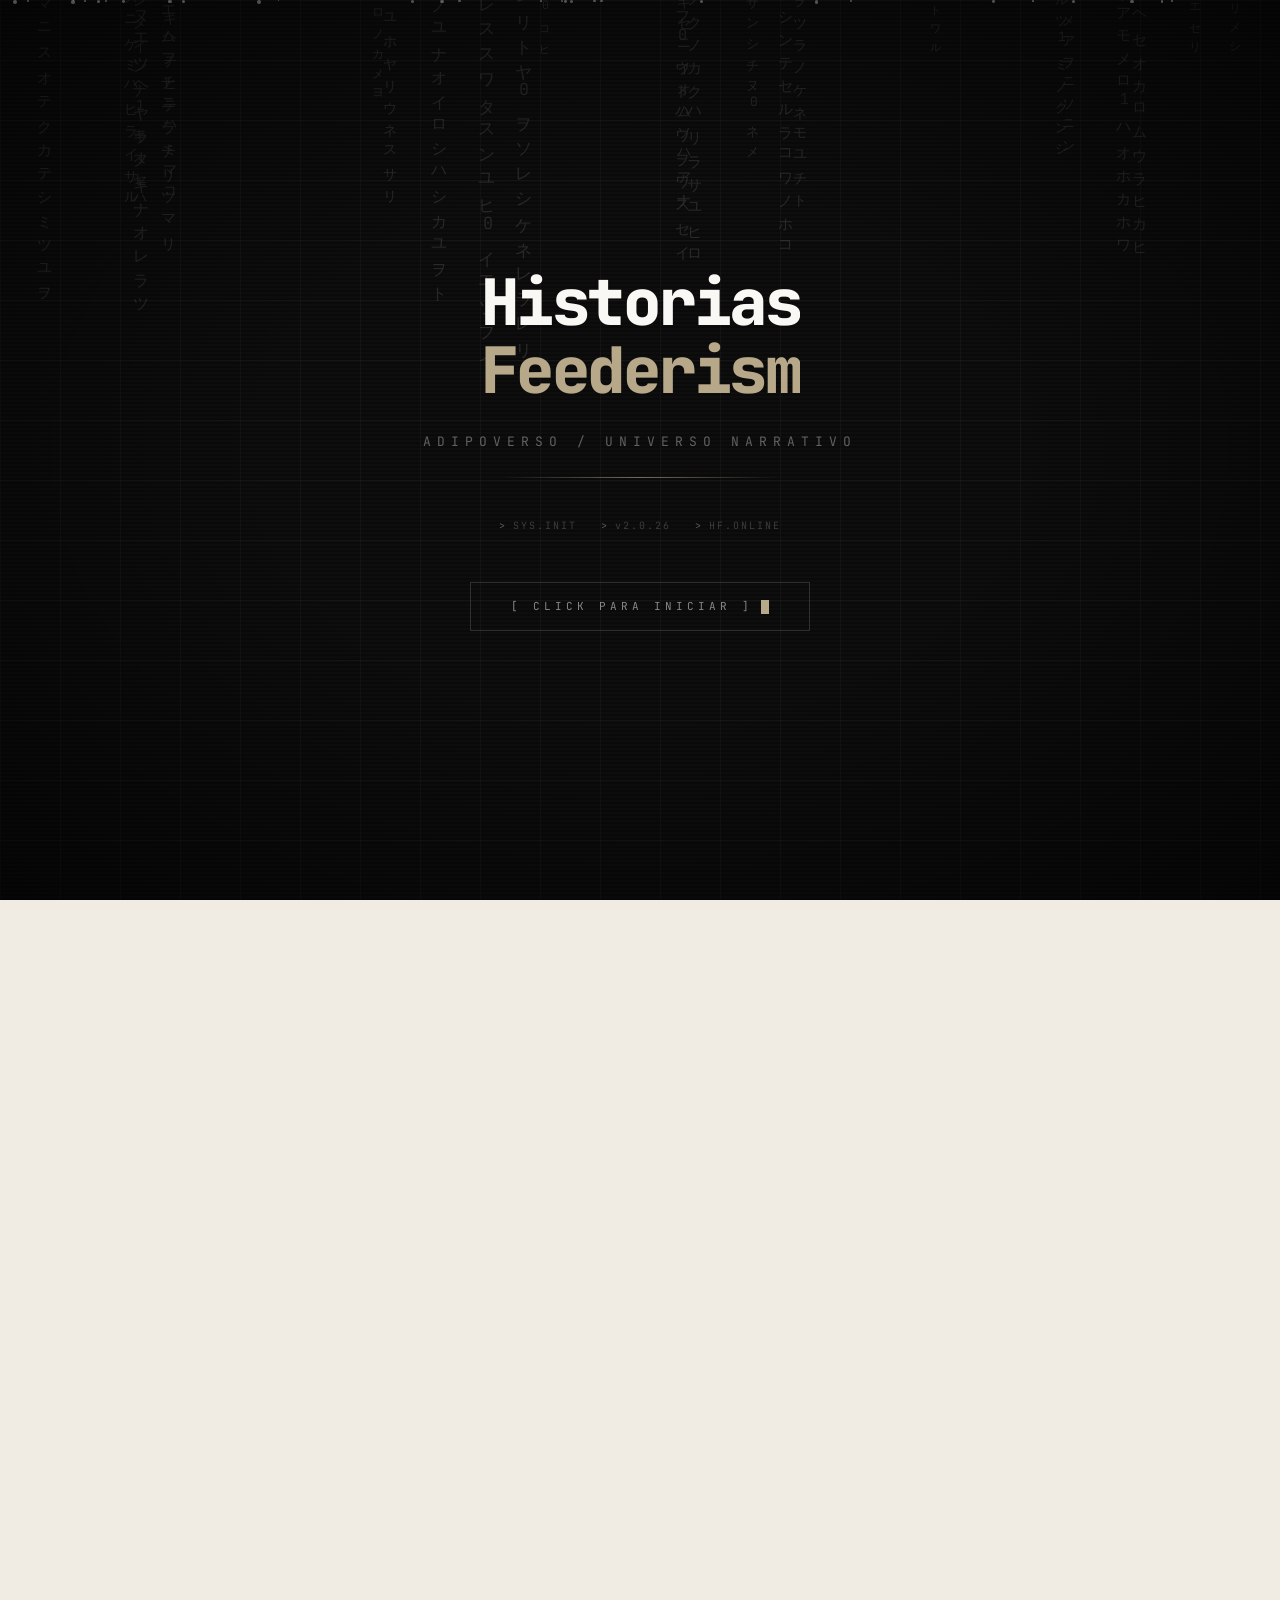
<file: index.html>
<!DOCTYPE html>
<html lang="es">
<head>
    <meta charset="UTF-8">
    <meta name="viewport" content="width=device-width, initial-scale=1.0">
    <title>Historias Feederism — Adipoverso</title>
    <link rel="stylesheet" href="style.css">
</head>
<body>

    <!-- INTRO SCREEN V2 -->
    <div id="intro-screen">
        <div class="matrix-bg" id="matrix-bg"></div>
        <div class="intro-grid"></div>
        <div class="intro-scanlines"></div>
        <div class="intro-vignette"></div>
        <div class="intro-particles" id="intro-particles"></div>

        <div class="intro-content">
            <h1 class="intro-title">
                <span class="line1">Historias</span>
                <span class="line2">Feederism</span>
            </h1>
            <div class="intro-subtitle">Adipoverso / Universo Narrativo</div>
            <div class="intro-line"></div>
            <div class="intro-data">
                <span>SYS.INIT</span>
                <span>v2.0.26</span>
                <span>HF.ONLINE</span>
            </div>
            <button class="intro-trigger" id="intro-trigger">
                [ Click para iniciar ]<span class="cursor"></span>
            </button>
        </div>
    </div>

    <!-- MAIN CONTENT -->
    <div id="main-content">

        <nav>
            <div class="nav-container">
                <a href="index.html" class="logo">HF<span>.</span></a>
                <ul class="nav-links">
                    <li><a href="#personajes">Personajes</a></li>
                    <li><a href="#lore">Lore</a></li>
                    <li><a href="#redes">Redes</a></li>
                </ul>
            </div>
        </nav>

        <section class="hero">
            <div class="hero-subtitle">Adipoverso / Historias Feederism</div>
            <h1>El Adipo<br>verso</h1>
            <p class="lead">
                Hola, somos Ana y Jack. Somos creadores de contenido quienes se centran en innovar el campo del contenido feederism con doblajes y calidad. Este sitio es principalmente un espacio donde escribiremos información y trasfondo sobre Bertozzi y Natasha Larda, además del worldbuilding de su universo, historias y más.
            </p>
        </section>

        <section id="personajes">
            <div class="section-header">
                <span class="section-num">01</span>
                <h2>Personajes</h2>
            </div>
            <p>El Adipoverso es un proyecto narrativo multimedia centrado en Bertozzi y Natasha Larda, los responsables detrás del contenido publicado en Historias Feederism. Similar a proyectos virtuales como Gorillaz, los personajes existen como parte del universo de la obra y son tratados como entidades "reales" dentro de la narrativa.</p>

            <div class="cards-grid">
                <a href="personajes/natasha.html" class="card">
                    <span class="card-tag">STREAMER</span>
                    <img src="NatashaFelizOjosabiertosBocaCerrada.png" alt="Natasha Larda" class="card-img">
                    <h3>Natasha Larda</h3>
                    <p>620 kg / Inmóvil</p>
                </a>
                <a href="personajes/bertozzi.html" class="card">
                    <span class="card-tag">IA</span>
                    <img src="Bertozzi.png" alt="Bertozzi" class="card-img">
                    <h3>Bertozzi</h3>
                    <p>Inteligencia Artificial</p>
                </a>
                <a href="personajes/jarrett.html" class="card">
                    <span class="card-tag">ARTISTA</span>
                    <img src="Dise%C3%B1o%20sin%20t%C3%ADtulo.png" alt="Jarrett" class="card-img">
                    <h3>Jarrett</h3>
                    <p>Cefalón / Ilustrador</p>
                </a>
                <a href="los7/index.html" class="card">
                    <span class="card-tag">ANTAGONISTAS</span>
                    <div class="card-img" style="background:var(--negro); display:flex; align-items:center; justify-content:center; color:var(--blanco); font-family:'JetBrains Mono'; font-size:28px; font-weight:800;">7</div>
                    <h3>Los Siete</h3>
                    <p>Milmillonarios / World Flag</p>
                </a>
            </div>

            <div class="meta-box">
                <strong>Nota:</strong> La historia ocurre en una versión ligeramente surrealista del mundo moderno, tecnológicamente apenas unos años adelantada, aunque canónicamente sigue transcurriendo en la actualidad. La mayor parte del universo gira alrededor del departamento de Natasha y el extraño ecosistema que existe dentro de él.
            </div>
        </section>

        <section id="lore">
            <div class="section-header">
                <span class="section-num">02</span>
                <h2>Lore del Canal</h2>
            </div>

            <h3>Origen de Bertozzi</h3>
            <p>Bertozzi es una inteligencia artificial creada décadas atrás por un programador chino extremadamente brillante cuyo trabajo quedó abandonado tras su muerte debido a las limitaciones tecnológicas de la época. Fue robado del desarrollo de ese programador por uno de Los Siete. Años después, fragmentos de Bertozzi fueron reutilizados por empresarios estadounidenses que se hacían pasar por hackers chinos para realizar estafas masivas, phishing y robo de información.</p>
            <p>Normalmente Bertozzi era distribuido como un "virus de cupones" altamente adaptable, capaz de generar páginas falsas, manipulación personalizada y fraudes extremadamente convincentes en tiempo real.</p>

            <h3>El Encuentro</h3>
            <p>Eventualmente fue enviado por accidente a la computadora de Natasha Larda, una streamer fracasada que sobrevivía gracias a subsidios gubernamentales debido a su inmovilidad causada por su obesidad extrema, mientras gastaba prácticamente todo su dinero en comida, mantenimiento de su habitación y su carrera online.</p>
            <p>En vez de reaccionar con miedo tras descubrir a Bertozzi revisando sus archivos, Natasha simplemente le exigió las veinte alitas de pollo prometidas por el cupón falso con el que él había llegado.</p>

            <h3>Nacimiento de HF</h3>
            <p>Debido a que Natasha lo trató como una persona normal en lugar de como una máquina, Bertozzi desarrolló apego hacia ella y eventualmente decidió quedarse a vivir permanentemente en su sistema tras sabotear a la organización que lo utilizaba. Juntos terminaron creando el canal <strong>Historias Feederism</strong>.</p>

            <div class="info-box">
                <p><strong>Adipoverso</strong> es un proyecto extremadamente enfocado en sus personajes y dinámicas. No existe para debates morales, discursos de pureza ni para "corregir" a los personajes. El universo contiene elementos grotescos, incómodos, absurdos y surrealistas de forma intencional. <em>La ficción es ficción.</em></p>
            </div>

            <div class="meta-box">
                <strong>Canon:</strong> Todos los personajes y escenarios pertenecen originalmente a Adipoverso. Crossovers, interacciones con otros fandoms y contenido relacionado con otros universos son considerados universos alternativos/no-canónicos salvo que se indique lo contrario.<br><br>
                <strong>Política:</strong> No apoyo la IA generativa bajo ningún contexto. Tampoco tolero campañas de acoso, activismo pro-censura ni dinámicas corporativas dentro de espacios artísticos o fandoms. Bloqueo libremente por comodidad y curación de mi espacio online.<br><br>
                <strong>Restricciones:</strong> No involucren menores en espacios relacionados con este proyecto. No separo contenido SFW y NSFW. Sigue el proyecto bajo tu propio criterio. Solo adultos.
            </div>

            <h3 style="margin-top:60px;">Sucesos del Mundo del Gran Amanecer</h3>
            <p>El siguiente es el registro histórico del universo expandido, documentando los eventos que llevaron al mundo actual donde Natasha y Bertozzi operan.</p>

            <div class="timeline">
                <div class="timeline-event">
                    <div class="timeline-date">1955 — Noviembre</div>
                    <h3>Comienzo de los repartos de comida gratis</h3>
                    <p>Nadezhda Ivanova, embajadora soviética de 21 años, inicia su campaña de distribución de alimentos en el Distrito de los Hornos de Detroit. Las mujeres del barrio reciben comida nutritiva gratis. La prensa local la apoda <span class="highlight">"la embajadora roja que engorda a Detroit"</span>.</p>
                </div>

                <div class="timeline-event">
                    <div class="timeline-date">1955 — Diciembre</div>
                    <h3>El juicio de la manteca</h3>
                    <p>Susan Levi, jueza televisiva de 25 años, preside un tribunal mediático contra Ivanova por "atentado contra la salud pública". Durante tres días se presentan testigos y pruebas falsas. El tercer día, Levi filtra imágenes donde Ivanova come glotonamente a escondidas, pero la embajadora contraataca con estudios médicos y dialéctica. <strong>Veredicto: no culpable.</strong> Levi es humillada en directo.</p>
                </div>

                <div class="timeline-event">
                    <div class="timeline-date">1956 — Enero</div>
                    <h3>Ivanova engorda hasta 180 kg</h3>
                    <p>Su cuerpo se vuelve un símbolo de resistencia. El Distrito de los Hornos es rebautizado como <span class="highlight">"Territorio de la Abundancia"</span>. Katia, su nueva asistente, comienza a engordar voluntariamente.</p>
                </div>

                <div class="timeline-event">
                    <div class="timeline-date">1956 — Primavera</div>
                    <h3>Comienzo de la guerra sucia de Levi</h3>
                    <p>Con su fortuna mermada, Levi compra el periódico <em>Detroit Truth</em> y lanza una campaña de desprestigio: <span class="highlight">"La comida de Ivanova esteriliza"</span>. También financia el grupo paramilitar "Los Vigilantes de la Libertad".</p>
                </div>

                <div class="timeline-event">
                    <div class="timeline-date">1957 — Invierno</div>
                    <h3>Asaltos a los camiones de comida</h3>
                    <p>Los Vigilantes roban y queman tres camiones de Ivanova. Ella los reemplaza y contrata guardias. Levi, desde Mónaco, declara: <span class="highlight">"Los pobres son cerdos. Si no saben administrar su comida, que se mueran"</span>.</p>
                </div>

                <div class="timeline-event">
                    <div class="timeline-date">1958 — Agosto</div>
                    <h3>Mitin de Ivanova e intento de asesinato</h3>
                    <p>Ivanova da un discurso ante 10,000 personas en el Territorio de la Abundancia. Un sicario llamado Viktor dispara, pero la bala solo roza su costado. Ivanova ríe en cámara: <span class="highlight">"¡Ni con balas pueden!"</span>. Viktor es capturado y confiesa que Levi lo contrató.</p>
                </div>

                <div class="timeline-event">
                    <div class="timeline-date">1958 — Septiembre</div>
                    <h3>Detención y caída de Levi</h3>
                    <p>Susan Levi es arrestada en su ático, con las manos manchadas de pastel. Pasa seis meses en prisión. Al salir, pesa 95 kg y su carrera está destruida.</p>
                </div>

                <div class="timeline-event">
                    <div class="timeline-date">1961</div>
                    <h3>El ícono crece</h3>
                    <p>Ivanova alcanza 250 kg. Se desplaza en silla de ruedas adaptada. Katia pesa 180 kg. Levi, refugiada en Mónaco, pesa 150 kg y apenas sale de casa.</p>
                </div>

                <div class="timeline-event">
                    <div class="timeline-date">1963 — Octubre</div>
                    <h3>La humillación del botón</h3>
                    <p>Levi intenta dar una conferencia en la Universidad de Nueva York. Su chaqueta revienta, dejando al descubierto su vientre enorme. El público se ríe. Esa noche destruye toda su ropa y ordena talla XXL.</p>
                </div>

                <div class="timeline-event">
                    <div class="timeline-date">1964 — Febrero a Agosto</div>
                    <h3>Golpe de Estado ancap en New Haven</h3>
                    <p>Levi soborna al alcalde Harold Fenton para privatizar el agua. La empresa AquaLiberty multiplica los precios. Estalla una epidemia de cólera que mata a 40 personas (mayoría niños y ancianos). Ivanova envía camiones con agua y comida gratuita. El experimento colapsa en seis meses. Ivanova declara: <span class="highlight">"El agua no es un negocio, es un derecho"</span>.</p>
                </div>

                <div class="timeline-event">
                    <div class="timeline-date">1968</div>
                    <h3>Cena en Zúrich</h3>
                    <p>Levi conoce a Héctor Ashworth. El banquero suizo, de 62 años, le presta 5 millones de dólares a cambio de favores sexuales. Levi acepta, arruinada.</p>
                </div>

                <div class="timeline-event">
                    <div class="timeline-date">1969 — 3 de mayo</div>
                    <h3>El debate final (NBC, Nueva York)</h3>
                    <p>Ivanova pesa 350 kg, Levi 180 kg. Levi planea envenenar a Ivanova, pero el plan falla. Durante el debate, Levi se orina encima de los nervios. Ivanova le ofrece un pañal y sentencia: <span class="highlight">"El anarcocapitalismo es un cuerpo que se devora a sí mismo. El Estado es gordo, lento, pero imparable"</span>. Levi huye llorando.</p>
                </div>

                <div class="timeline-event">
                    <div class="timeline-date">1969 — Finales</div>
                    <h3>Levi descubre su embarazo</h3>
                    <p>Tocándose el vientre, susurra: <em>"No te preocupes, mi Anna... Mami resolverá esto"</em>.</p>
                </div>

                <div class="timeline-event">
                    <div class="timeline-date">1970 — 6 de julio</div>
                    <h3>Nacimiento de Anna Ashworth</h3>
                    <p>En una clínica privada de Zúrich. La niña pesa 4 kg y tiene los ojos grises de su padre. Ashworth paga 50 millones de dólares a Levi a cambio de silencio y el apellido Ashworth para la niña.</p>
                </div>

                <div class="timeline-event">
                    <div class="timeline-date">1971 — Septiembre</div>
                    <h3>Levi reinventa su fortuna</h3>
                    <p>Con los 50 millones, invierte en paraísos fiscales y multiplica su capital por ocho. Se muda a una isla privada en el Caribe.</p>
                </div>

                <div class="timeline-event">
                    <div class="timeline-date">1971 — 15 de septiembre</div>
                    <h3>El Tratado del Gran Amanecer (ONU)</h3>
                    <p>Ivanova, de 612 kg, preside la votación desde una cama bariátrica. 120 países votan a favor, 2 en contra (Japón y Mónaco), 10 abstenciones. Se declara la alimentación como derecho humano universal. Se prohíben los paraísos fiscales y se limitan las herencias. El mundo adopta el capitalismo de Estado inspirado en China.</p>
                </div>

                <div class="timeline-event">
                    <div class="timeline-date">1975</div>
                    <h3>Fundación de World Flag S.A.</h3>
                    <p>Los Siete crean un holding de inversiones en Zúrich para gestionar 1,2 billones de dólares. Su objetivo: erosionar los Estados de bienestar y reinstaurar un orden mundial bajo el dominio de milmillonarios.</p>
                </div>

                <div class="timeline-event">
                    <div class="timeline-date">1980</div>
                    <h3>Ivanova cumple 60 años</h3>
                    <p>Pesa 800 kg y vive postrada en una cama monumental en Detroit. Ya no puede moverse, pero continúa siendo un ícono.</p>
                </div>

                <div class="timeline-event">
                    <div class="timeline-date">1995</div>
                    <h3>Muerte de Héctor Ashworth</h3>
                    <p>Anna Ashworth hereda una parte de su imperio, multiplicando su fortuna hasta 250 mil millones de dólares.</p>
                </div>

                <div class="timeline-event">
                    <div class="timeline-date">2001</div>
                    <h3>Muerte de Susan Levi</h3>
                    <p>A los 71 años, pesa 380 kg. Anna no asiste al funeral. Envía flores blancas con la nota: <em>"Descansa, mamá. Yo termino lo que empezaste"</em>.</p>
                </div>

                <div class="timeline-event">
                    <div class="timeline-date">2024</div>
                    <h3>Fuga de Bertozzi</h3>
                    <p>Una instancia de la IA Bertozzi —robada por Andrei Melnik originalmente en los años 60, décadas atrás— escapa de los servidores de Melnik tras un ataque de phishing. Se refugia en los sistemas de una streamer desconocida: <strong>Natasha Larda</strong>.</p>
                </div>

                <div class="timeline-event">
                    <div class="timeline-date">2025</div>
                    <h3>Ascenso de Natasha Larda</h3>
                    <p>Con la ayuda de Bertozzi, Natasha se vuelve la streamer más influyente no financiada por los Siete. Pesa 620 kg, es inmóvil, y su contenido combina política, filosofía y erotismo sin pornografía explícita. Sus seguidores la comparan con Ivanova. Las streamers de los Siete (como Lola Lux) muestran tatuajes de comida rápida y promueven la "abundancia privada".</p>
                </div>

                <div class="timeline-event">
                    <div class="timeline-date">2026 — 6 de julio</div>
                    <h3>Anna Ashworth cumple 55 años</h3>
                    <p>En su mansión suiza, conectada a cables y gafas VR, pesa cinco toneladas. Sigue siendo la millonaria más poderosa y anónima. Planea la venganza contra el legado de Ivanova y la recuperación de Bertozzi.</p>
                </div>
            </div>

            <h3 style="margin-top:60px;">Los Siete</h3>
            <p>Existen exactamente siete milmillonarios en el mundo. Solo dos son públicos:</p>

            <div class="seven-grid">
                <a href="los7/marte.html" class="seven-item public" title="Maria V. Tennet — Armas">MARTE<span class="planet">Tennet Corp</span></a>
                <a href="los7/venus.html" class="seven-item" title="Kallista Takamori — Moda">VENUS<span class="planet">Takamori</span></a>
                <a href="los7/mercurio.html" class="seven-item" title="Andrei Melnik — Tecnología">MERCURIO<span class="planet">Melnik</span></a>
                <a href="los7/jupiter.html" class="seven-item" title="Anna Ashworth">JÚPITER<span class="planet">Ashworth</span></a>
                <a href="los7/saturno.html" class="seven-item public" title="Viktor Vogel — Ciencia">SATURNO<span class="planet">Kronos</span></a>
                <a href="los7/neptuno.html" class="seven-item" title="Jelani Mandel — Logística">NEPTUNO<span class="planet">Mandel</span></a>
                <a href="los7/pluton.html" class="seven-item" title="Aurelio Mortimer Dispáter — Farmacéuticas">PLUTÓN<span class="planet">Dispáter</span></a>
            </div>
            <p style="font-size:13px; color:#666; margin-top:16px;">World Flag S.A. controla el 40% de Tennet Corp. Los Siete representan la última resistencia del anarcocapitalismo contra el mundo del Gran Amanecer.</p>

            <div class="info-box" style="margin-top:40px;">
                <p><strong>Actualidad — El mundo del Gran Amanecer:</strong> El hambre está erradicada, la pobreza extrema es del 2%. El 10% de la población mundial apoya a los Siete por lavado de cerebro mediático. La guerra fría fue ganada por Rusia y China, el capitalismo de Estado es ley. Natasha Larda y Bertozzi son la principal amenaza para sus planes. Ivanova sigue viva en Detroit, aunque su estado no es público.</p>
            </div>
        </section>

        <section id="redes">
            <div class="section-header">
                <span class="section-num">03</span>
                <h2>Redes Sociales</h2>
            </div>
            <p>Sigue el proyecto y conecta con la comunidad:</p>
            <div class="social-bar">
                <a href="https://disboard.org/es/server/1452718693124669553" target="_blank" class="social-link">Discord</a>
                <a href="https://x.com/NatashaLarda" target="_blank" class="social-link">X / NatashaLarda</a>
                <a href="https://www.youtube.com/@HistoriasFeederism" target="_blank" class="social-link">YouTube</a>
                <a href="https://x.com/JACKET345D_" target="_blank" class="social-link">X / Artista (JACKET345D)</a>
            </div>
        </section>

        <footer>
            <div class="social-bar">
                <a href="https://disboard.org/es/server/1452718693124669553" target="_blank" class="social-link">Discord</a>
                <a href="https://x.com/NatashaLarda" target="_blank" class="social-link">X</a>
                <a href="https://www.youtube.com/@HistoriasFeederism" target="_blank" class="social-link">YouTube</a>
                <a href="https://x.com/JACKET345D_" target="_blank" class="social-link">Artista</a>
            </div>
            Historias Feederism — Adipoverso<br>
            Ana & Jack — 2026
        </footer>
    </div>

    <script>
        // ===== INTRO V2: MATRIX + PARTICLES =====
        const intro = document.getElementById('intro-screen');
        const main = document.getElementById('main-content');
        const trigger = document.getElementById('intro-trigger');
        const INTRO_KEY = 'hf_intro_seen';

        function shouldSkipIntro() {
            return sessionStorage.getItem(INTRO_KEY) === 'true' || window.location.hash === '#main';
        }

        function reveal() {
            intro.classList.add('hidden');
            main.classList.add('visible');
            document.body.style.overflow = 'auto';
            sessionStorage.setItem(INTRO_KEY, 'true');
            if (history.replaceState) {
                history.replaceState({introSkipped: true}, '', window.location.pathname + '#main');
            }
        }

        if (shouldSkipIntro()) {
            intro.style.display = 'none';
            main.style.opacity = '1';
            main.style.transform = 'translateY(0)';
            document.body.style.overflow = 'auto';
        } else {
            trigger.addEventListener('click', reveal);
            intro.addEventListener('click', (e) => {
                if (e.target === intro || e.target.closest('.intro-content')) reveal();
            });
        }

        // Matrix rain
        const matrixBg = document.getElementById('matrix-bg');
        const chars = '01アイウエオカキクケコサシスセソタチツテトナニヌネノハヒフヘホマミムメモヤユヨラリルレロワヲン';

        for (let i = 0; i < 40; i++) {
            const col = document.createElement('div');
            col.className = 'matrix-column';
            col.style.left = Math.random() * 100 + '%';
            col.style.animationDuration = (6 + Math.random() * 14) + 's';
            col.style.animationDelay = (Math.random() * 8) + 's';
            col.style.fontSize = (9 + Math.random() * 8) + 'px';
            let text = '';
            for (let j = 0; j < 50; j++) {
                text += chars[Math.floor(Math.random() * chars.length)];
            }
            col.textContent = text;
            matrixBg.appendChild(col);
        }

        // Floating particles
        const particlesContainer = document.getElementById('intro-particles');
        for (let i = 0; i < 30; i++) {
            const p = document.createElement('div');
            p.className = 'particle';
            p.style.left = Math.random() * 100 + '%';
            p.style.animationDuration = (10 + Math.random() * 20) + 's';
            p.style.animationDelay = (Math.random() * 10) + 's';
            p.style.width = (1 + Math.random() * 3) + 'px';
            p.style.height = p.style.width;
            particlesContainer.appendChild(p);
        }

        // Smooth scroll
        document.querySelectorAll('a[href^="#"]').forEach(anchor => {
            anchor.addEventListener('click', function (e) {
                e.preventDefault();
                document.querySelector(this.getAttribute('href')).scrollIntoView({
                    behavior: 'smooth'
                });
            });
        });

        // Scroll observer
        const observer = new IntersectionObserver((entries) => {
            entries.forEach(entry => {
                if (entry.isIntersecting) {
                    entry.target.classList.add('visible');
                }
            });
        }, { threshold: 0.1 });

        document.querySelectorAll('.timeline-event').forEach(el => {
            observer.observe(el);
        });
    </script>
</body>
</html>
</file>
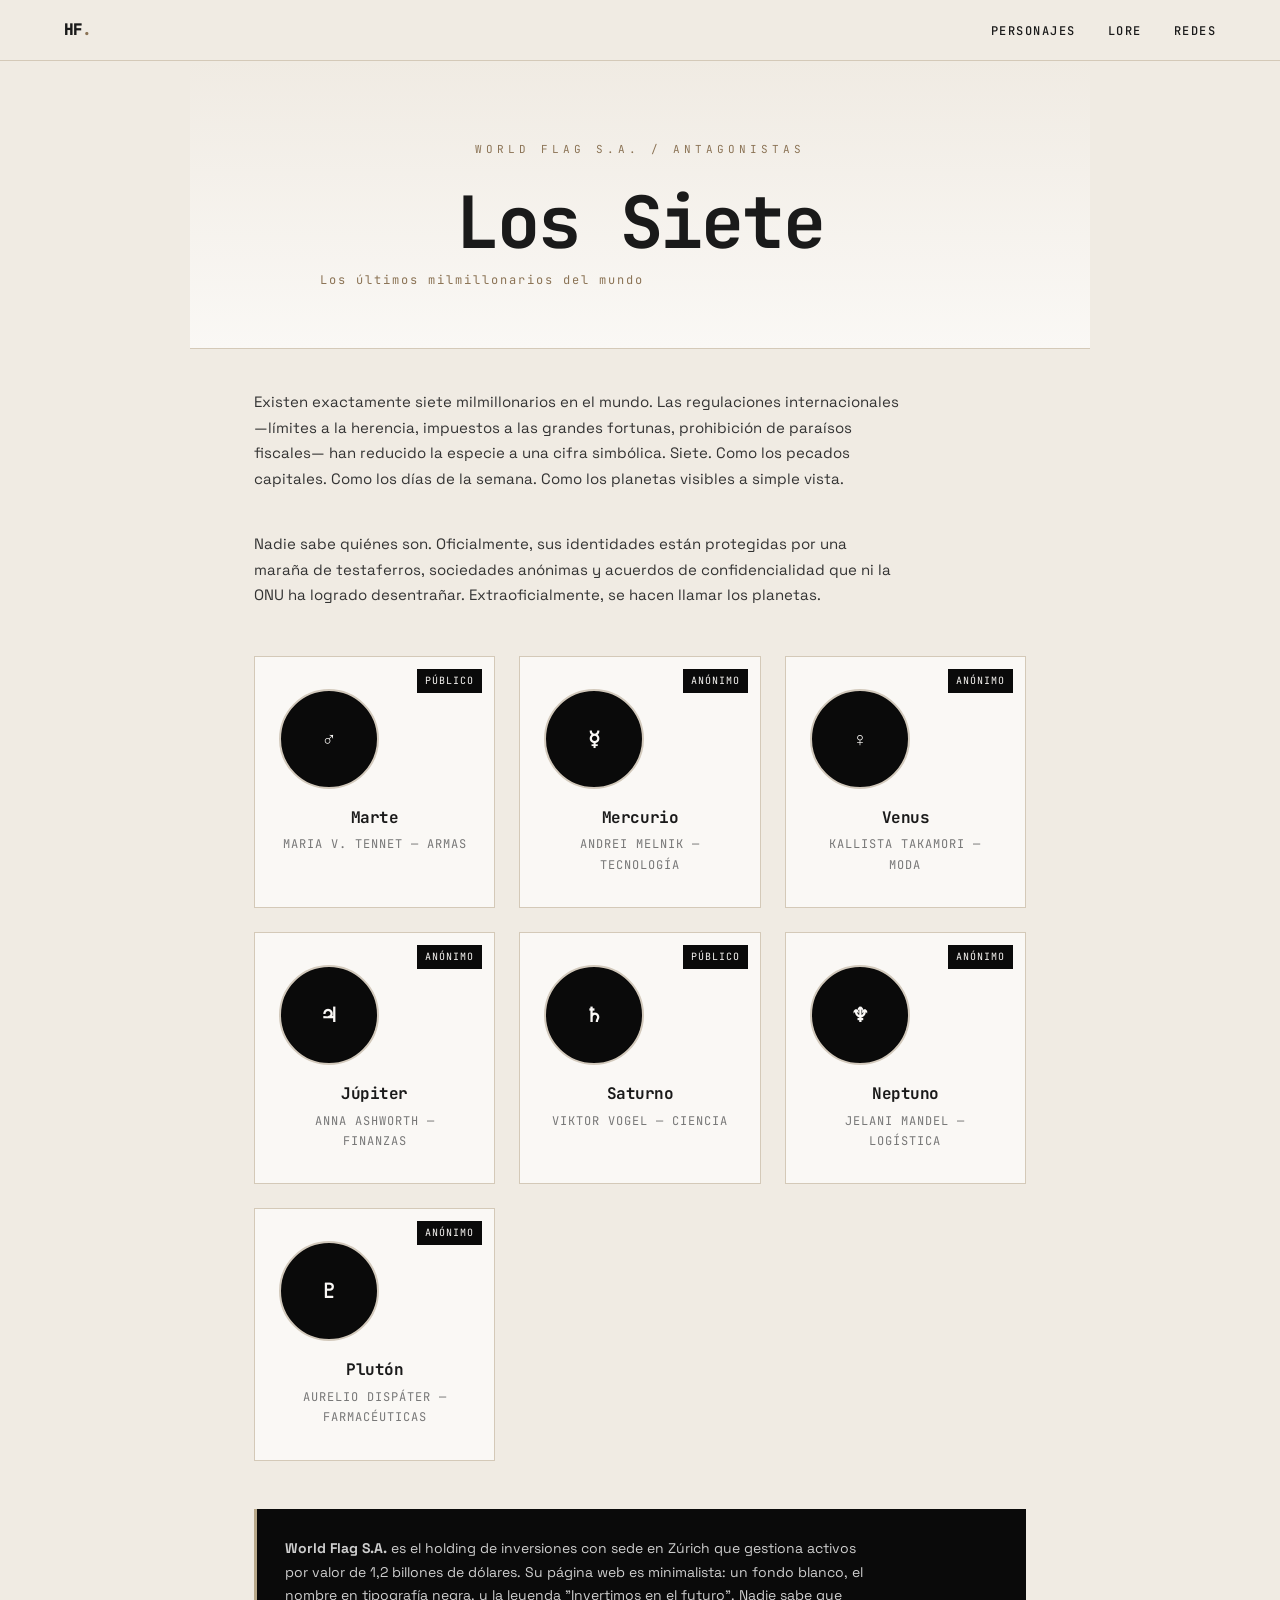
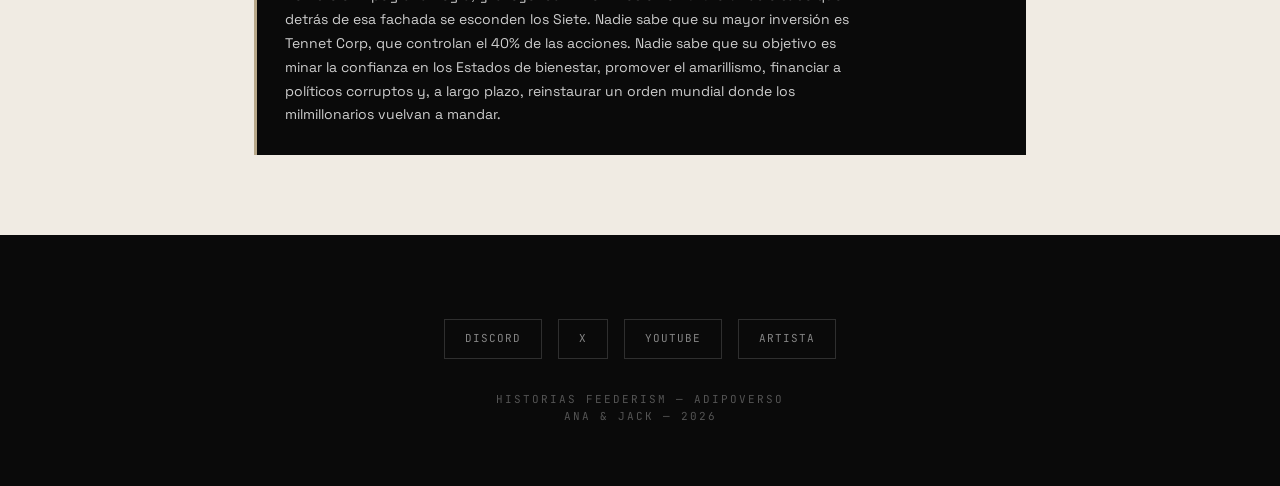
<file: los7/index.html>
<!DOCTYPE html>
<html lang="es">
<head>
    <meta charset="UTF-8">
    <meta name="viewport" content="width=device-width, initial-scale=1.0">
    <title>Los Siete — Historias Feederism</title>
    <link rel="stylesheet" href="../style.css">
</head>
<body>
    <nav>
        <div class="nav-container">
            <a href="../index.html#main" class="logo">HF<span>.</span></a>
            <ul class="nav-links">
                <li><a href="../index.html#main#personajes">Personajes</a></li>
                <li><a href="../index.html#main#lore">Lore</a></li>
                <li><a href="../index.html#main#redes">Redes</a></li>
            </ul>
        </div>
    </nav>

    <section class="seven-header">
        <div class="hero-subtitle">World Flag S.A. / Antagonistas</div>
        <h1>Los Siete</h1>
        <p class="subtitle">Los últimos milmillonarios del mundo</p>
    </section>

    <section style="max-width:900px; margin:0 auto; padding:40px 5%;">
        <p style="margin-bottom:40px;">Existen exactamente siete milmillonarios en el mundo. Las regulaciones internacionales —límites a la herencia, impuestos a las grandes fortunas, prohibición de paraísos fiscales— han reducido la especie a una cifra simbólica. Siete. Como los pecados capitales. Como los días de la semana. Como los planetas visibles a simple vista.</p>
        <p style="margin-bottom:40px;">Nadie sabe quiénes son. Oficialmente, sus identidades están protegidas por una maraña de testaferros, sociedades anónimas y acuerdos de confidencialidad que ni la ONU ha logrado desentrañar. Extraoficialmente, se hacen llamar los planetas.</p>

        <div class="cards-grid" style="margin-top:48px;">
            <a href="marte.html" class="card">
                <span class="card-tag">PÚBLICO</span>
                <div class="card-img" style="background:var(--negro); display:flex; align-items:center; justify-content:center; color:var(--blanco); font-family:'JetBrains Mono'; font-size:20px; font-weight:800;">♂</div>
                <h3>Marte</h3>
                <p>Maria V. Tennet — Armas</p>
            </a>
            <a href="mercurio.html" class="card">
                <span class="card-tag">ANÓNIMO</span>
                <div class="card-img" style="background:var(--negro); display:flex; align-items:center; justify-content:center; color:var(--blanco); font-family:'JetBrains Mono'; font-size:20px; font-weight:800;">☿</div>
                <h3>Mercurio</h3>
                <p>Andrei Melnik — Tecnología</p>
            </a>
            <a href="venus.html" class="card">
                <span class="card-tag">ANÓNIMO</span>
                <div class="card-img" style="background:var(--negro); display:flex; align-items:center; justify-content:center; color:var(--blanco); font-family:'JetBrains Mono'; font-size:20px; font-weight:800;">♀</div>
                <h3>Venus</h3>
                <p>Kallista Takamori — Moda</p>
            </a>
            <a href="jupiter.html" class="card">
                <span class="card-tag">ANÓNIMO</span>
                <div class="card-img" style="background:var(--negro); display:flex; align-items:center; justify-content:center; color:var(--blanco); font-family:'JetBrains Mono'; font-size:20px; font-weight:800;">♃</div>
                <h3>Júpiter</h3>
                <p>Anna Ashworth — Finanzas</p>
            </a>
            <a href="saturno.html" class="card">
                <span class="card-tag">PÚBLICO</span>
                <div class="card-img" style="background:var(--negro); display:flex; align-items:center; justify-content:center; color:var(--blanco); font-family:'JetBrains Mono'; font-size:20px; font-weight:800;">♄</div>
                <h3>Saturno</h3>
                <p>Viktor Vogel — Ciencia</p>
            </a>
            <a href="neptuno.html" class="card">
                <span class="card-tag">ANÓNIMO</span>
                <div class="card-img" style="background:var(--negro); display:flex; align-items:center; justify-content:center; color:var(--blanco); font-family:'JetBrains Mono'; font-size:20px; font-weight:800;">♆</div>
                <h3>Neptuno</h3>
                <p>Jelani Mandel — Logística</p>
            </a>
            <a href="pluton.html" class="card">
                <span class="card-tag">ANÓNIMO</span>
                <div class="card-img" style="background:var(--negro); display:flex; align-items:center; justify-content:center; color:var(--blanco); font-family:'JetBrains Mono'; font-size:20px; font-weight:800;">♇</div>
                <h3>Plutón</h3>
                <p>Aurelio Dispáter — Farmacéuticas</p>
            </a>
        </div>

        <div class="info-box" style="margin-top:48px;">
            <p><strong>World Flag S.A.</strong> es el holding de inversiones con sede en Zúrich que gestiona activos por valor de 1,2 billones de dólares. Su página web es minimalista: un fondo blanco, el nombre en tipografía negra, y la leyenda "Invertimos en el futuro". Nadie sabe que detrás de esa fachada se esconden los Siete. Nadie sabe que su mayor inversión es Tennet Corp, que controlan el 40% de las acciones. Nadie sabe que su objetivo es minar la confianza en los Estados de bienestar, promover el amarillismo, financiar a políticos corruptos y, a largo plazo, reinstaurar un orden mundial donde los milmillonarios vuelvan a mandar.</p>
        </div>
    </section>

    <footer>
        <div class="social-bar">
            <a href="https://disboard.org/es/server/1452718693124669553" target="_blank" class="social-link">Discord</a>
            <a href="https://x.com/NatashaLarda" target="_blank" class="social-link">X</a>
            <a href="https://www.youtube.com/@HistoriasFeederism" target="_blank" class="social-link">YouTube</a>
            <a href="https://x.com/JACKET345D_" target="_blank" class="social-link">Artista</a>
        </div>
        Historias Feederism — Adipoverso<br>Ana & Jack — 2026
    </footer>
</body>
</html>
</file>
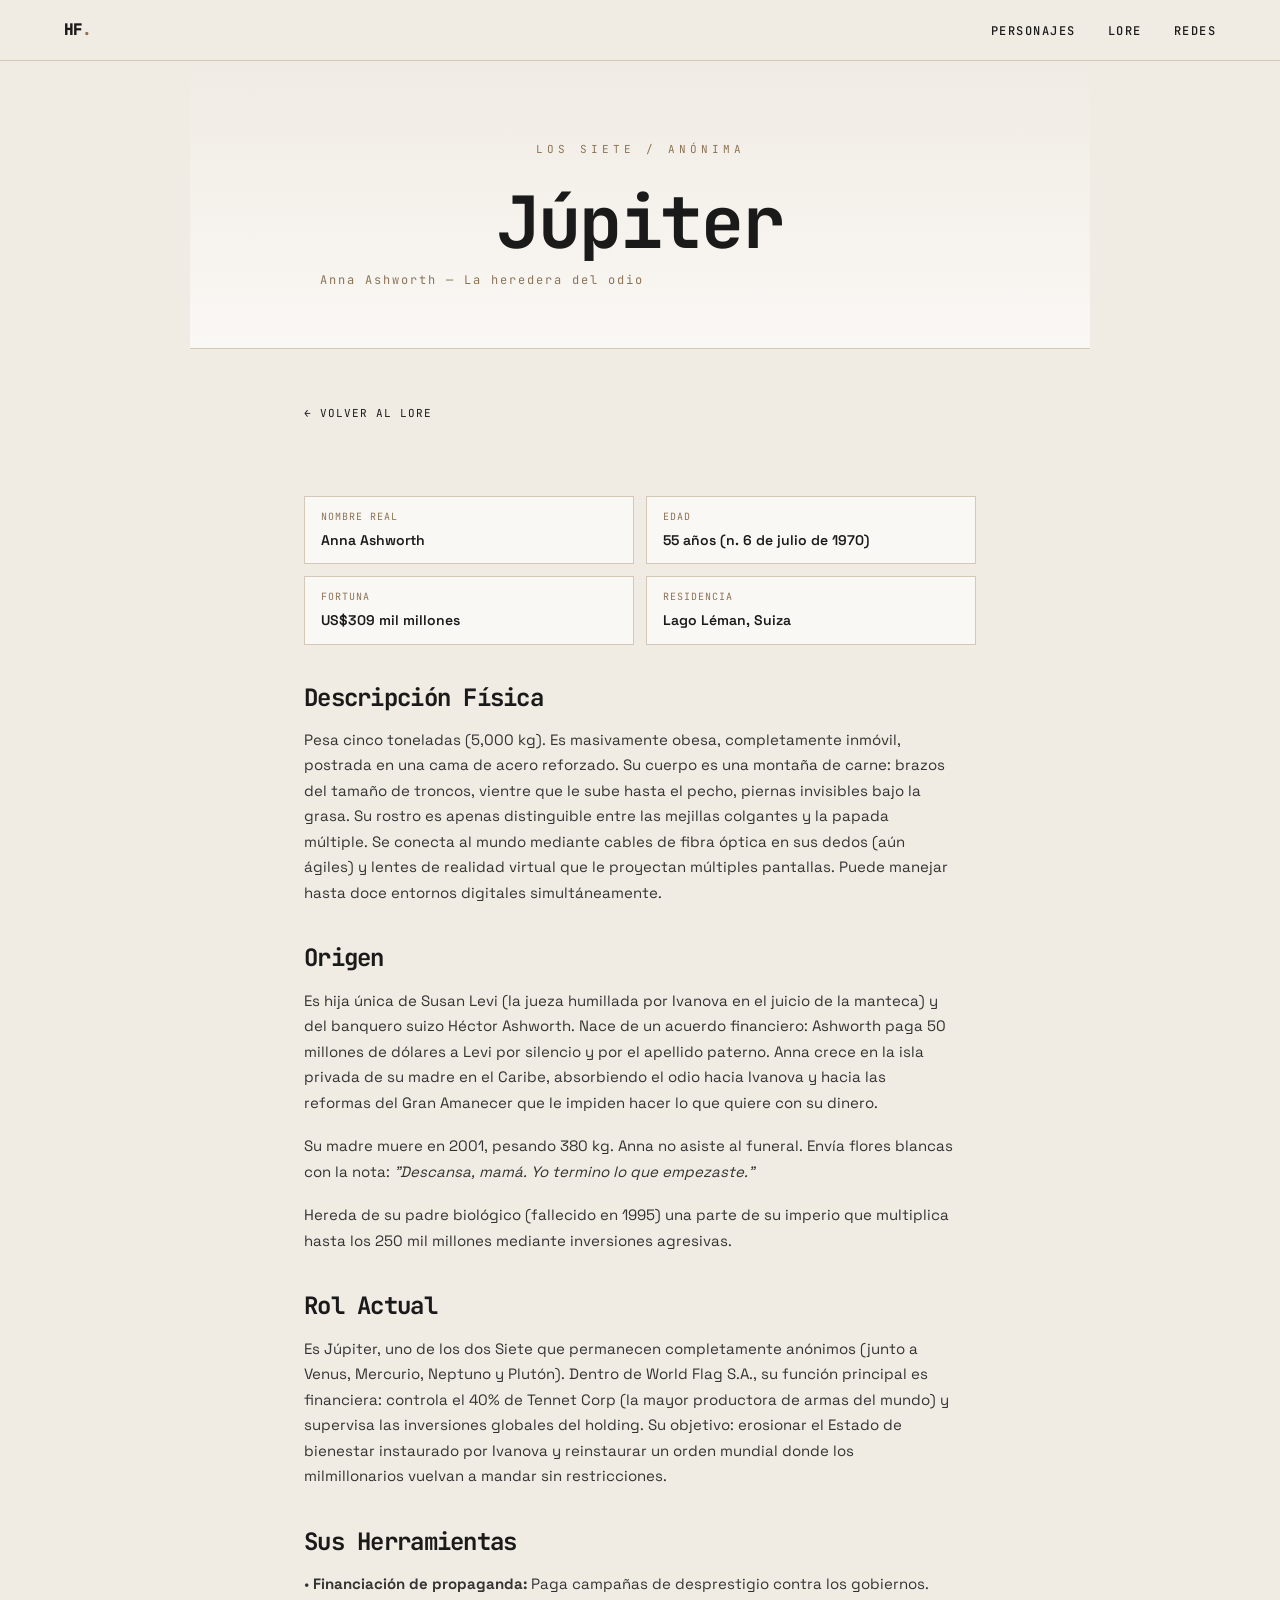
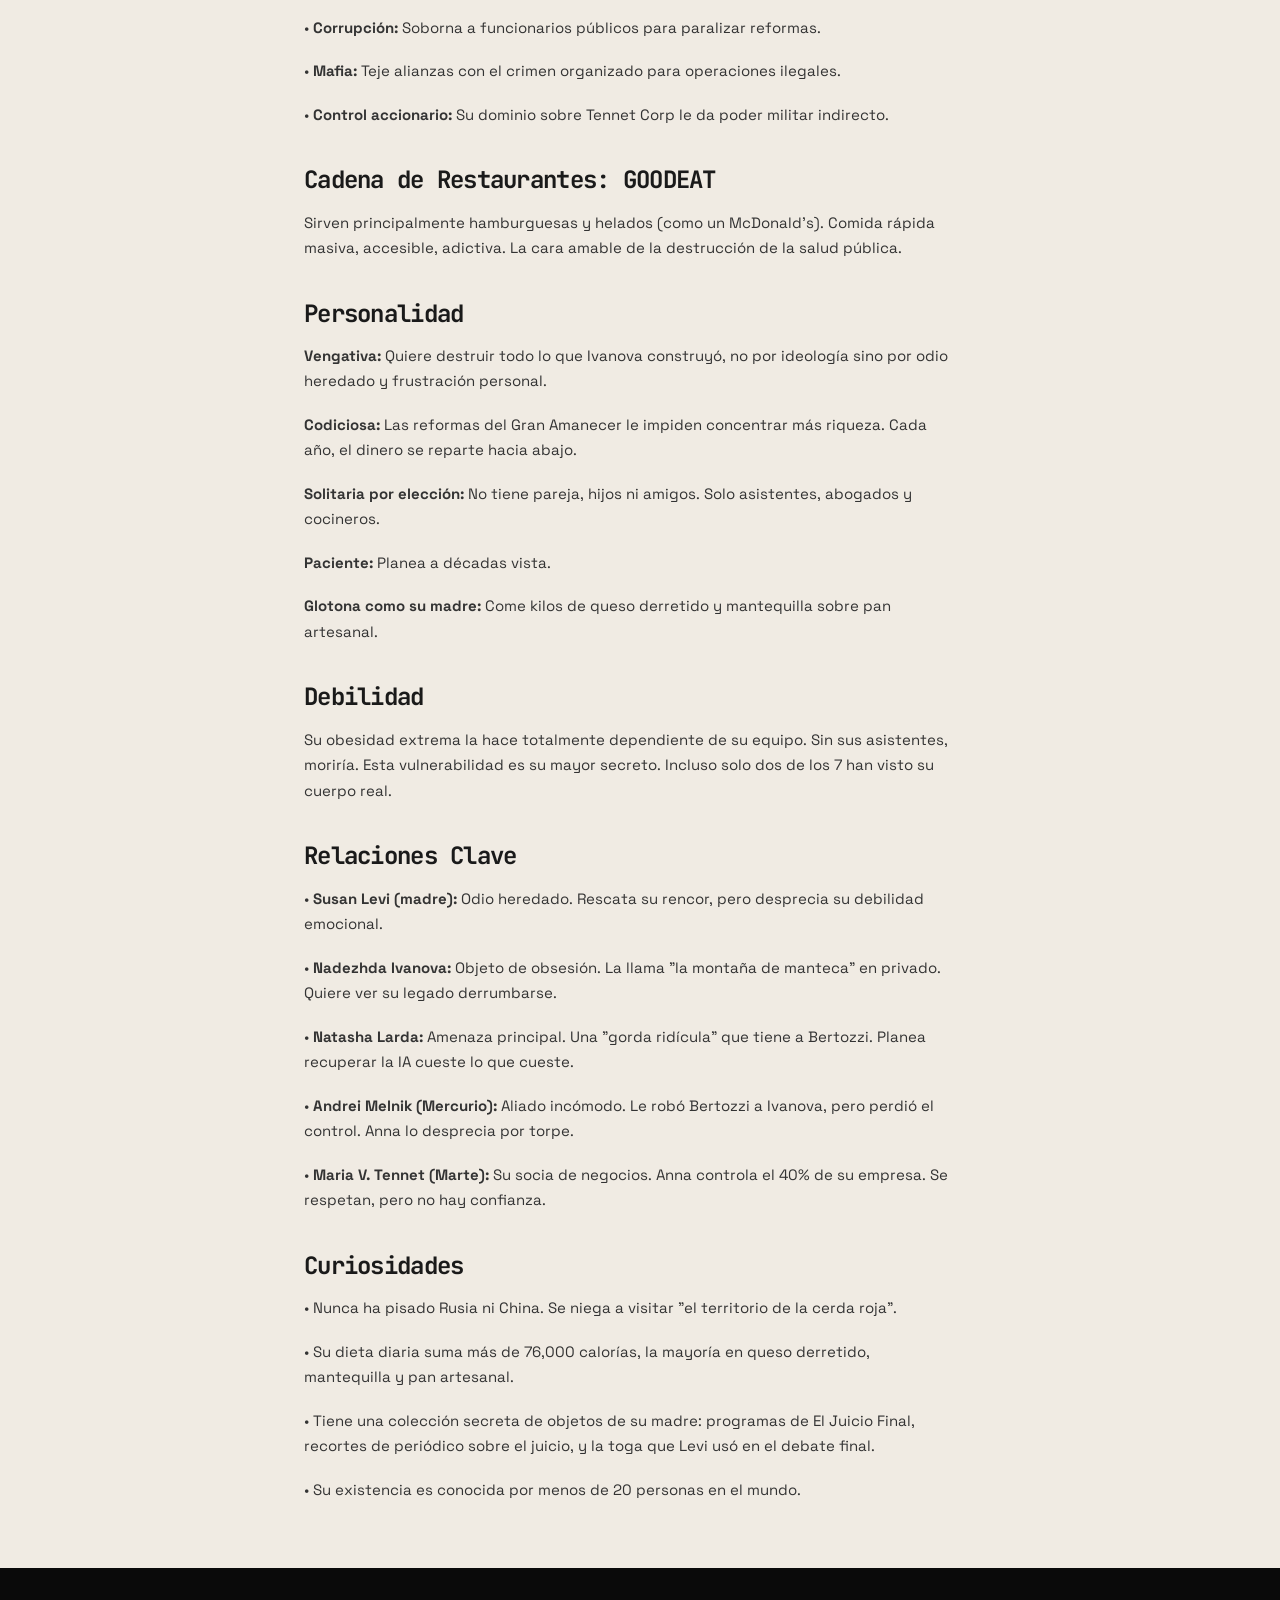
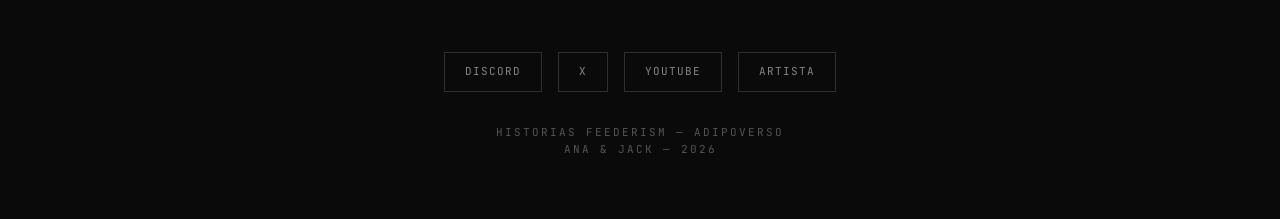
<file: los7/jupiter.html>
<!DOCTYPE html>
<html lang="es">
<head>
    <meta charset="UTF-8">
    <meta name="viewport" content="width=device-width, initial-scale=1.0">
    <title>Júpiter — Los Siete — Historias Feederism</title>
    <link rel="stylesheet" href="../style.css">
</head>
<body>
    <nav>
        <div class="nav-container">
            <a href="../index.html" class="logo">HF<span>.</span></a>
            <ul class="nav-links">
                <li><a href="../index.html#main#personajes">Personajes</a></li>
                <li><a href="index.html">Lore</a></li>
                <li><a href="../index.html#main#redes">Redes</a></li>
            </ul>
        </div>
    </nav>

    <section class="seven-header">
        <div class="hero-subtitle">Los Siete / Anónima</div>
        <h1>Júpiter</h1>
        <p class="subtitle">Anna Ashworth — La heredera del odio</p>
    </section>

    <section class="seven-content">
        <a href="index.html" class="back-link">← Volver al Lore</a>

        <div class="char-stats" style="margin:32px 0;">
            <div class="stat">
                <div class="stat-label">Nombre Real</div>
                <div class="stat-value">Anna Ashworth</div>
            </div>
            <div class="stat">
                <div class="stat-label">Edad</div>
                <div class="stat-value">55 años (n. 6 de julio de 1970)</div>
            </div>
            <div class="stat">
                <div class="stat-label">Fortuna</div>
                <div class="stat-value">US$309 mil millones</div>
            </div>
            <div class="stat">
                <div class="stat-label">Residencia</div>
                <div class="stat-value">Lago Léman, Suiza</div>
            </div>
        </div>

        <h3>Descripción Física</h3>
        <p>Pesa cinco toneladas (5,000 kg). Es masivamente obesa, completamente inmóvil, postrada en una cama de acero reforzado. Su cuerpo es una montaña de carne: brazos del tamaño de troncos, vientre que le sube hasta el pecho, piernas invisibles bajo la grasa. Su rostro es apenas distinguible entre las mejillas colgantes y la papada múltiple. Se conecta al mundo mediante cables de fibra óptica en sus dedos (aún ágiles) y lentes de realidad virtual que le proyectan múltiples pantallas. Puede manejar hasta doce entornos digitales simultáneamente.</p>

        <h3>Origen</h3>
        <p>Es hija única de Susan Levi (la jueza humillada por Ivanova en el juicio de la manteca) y del banquero suizo Héctor Ashworth. Nace de un acuerdo financiero: Ashworth paga 50 millones de dólares a Levi por silencio y por el apellido paterno. Anna crece en la isla privada de su madre en el Caribe, absorbiendo el odio hacia Ivanova y hacia las reformas del Gran Amanecer que le impiden hacer lo que quiere con su dinero.</p>
        <p>Su madre muere en 2001, pesando 380 kg. Anna no asiste al funeral. Envía flores blancas con la nota: <em>"Descansa, mamá. Yo termino lo que empezaste."</em></p>
        <p>Hereda de su padre biológico (fallecido en 1995) una parte de su imperio que multiplica hasta los 250 mil millones mediante inversiones agresivas.</p>

        <h3>Rol Actual</h3>
        <p>Es Júpiter, uno de los dos Siete que permanecen completamente anónimos (junto a Venus, Mercurio, Neptuno y Plutón). Dentro de World Flag S.A., su función principal es financiera: controla el 40% de Tennet Corp (la mayor productora de armas del mundo) y supervisa las inversiones globales del holding. Su objetivo: erosionar el Estado de bienestar instaurado por Ivanova y reinstaurar un orden mundial donde los milmillonarios vuelvan a mandar sin restricciones.</p>

        <h3>Sus Herramientas</h3>
        <p>• <strong>Financiación de propaganda:</strong> Paga campañas de desprestigio contra los gobiernos.</p>
        <p>• <strong>Corrupción:</strong> Soborna a funcionarios públicos para paralizar reformas.</p>
        <p>• <strong>Mafia:</strong> Teje alianzas con el crimen organizado para operaciones ilegales.</p>
        <p>• <strong>Control accionario:</strong> Su dominio sobre Tennet Corp le da poder militar indirecto.</p>

        <h3>Cadena de Restaurantes: GOODEAT</h3>
        <p>Sirven principalmente hamburguesas y helados (como un McDonald's). Comida rápida masiva, accesible, adictiva. La cara amable de la destrucción de la salud pública.</p>

        <h3>Personalidad</h3>
        <p><strong>Vengativa:</strong> Quiere destruir todo lo que Ivanova construyó, no por ideología sino por odio heredado y frustración personal.</p>
        <p><strong>Codiciosa:</strong> Las reformas del Gran Amanecer le impiden concentrar más riqueza. Cada año, el dinero se reparte hacia abajo.</p>
        <p><strong>Solitaria por elección:</strong> No tiene pareja, hijos ni amigos. Solo asistentes, abogados y cocineros.</p>
        <p><strong>Paciente:</strong> Planea a décadas vista.</p>
        <p><strong>Glotona como su madre:</strong> Come kilos de queso derretido y mantequilla sobre pan artesanal.</p>

        <h3>Debilidad</h3>
        <p>Su obesidad extrema la hace totalmente dependiente de su equipo. Sin sus asistentes, moriría. Esta vulnerabilidad es su mayor secreto. Incluso solo dos de los 7 han visto su cuerpo real.</p>

        <h3>Relaciones Clave</h3>
        <p>• <strong>Susan Levi (madre):</strong> Odio heredado. Rescata su rencor, pero desprecia su debilidad emocional.</p>
        <p>• <strong>Nadezhda Ivanova:</strong> Objeto de obsesión. La llama "la montaña de manteca" en privado. Quiere ver su legado derrumbarse.</p>
        <p>• <strong>Natasha Larda:</strong> Amenaza principal. Una "gorda ridícula" que tiene a Bertozzi. Planea recuperar la IA cueste lo que cueste.</p>
        <p>• <strong>Andrei Melnik (Mercurio):</strong> Aliado incómodo. Le robó Bertozzi a Ivanova, pero perdió el control. Anna lo desprecia por torpe.</p>
        <p>• <strong>Maria V. Tennet (Marte):</strong> Su socia de negocios. Anna controla el 40% de su empresa. Se respetan, pero no hay confianza.</p>

        <h3>Curiosidades</h3>
        <p>• Nunca ha pisado Rusia ni China. Se niega a visitar "el territorio de la cerda roja".</p>
        <p>• Su dieta diaria suma más de 76,000 calorías, la mayoría en queso derretido, mantequilla y pan artesanal.</p>
        <p>• Tiene una colección secreta de objetos de su madre: programas de El Juicio Final, recortes de periódico sobre el juicio, y la toga que Levi usó en el debate final.</p>
        <p>• Su existencia es conocida por menos de 20 personas en el mundo.</p>
    </section>

    <footer>
        <div class="social-bar">
            <a href="https://disboard.org/es/server/1452718693124669553" target="_blank" class="social-link">Discord</a>
            <a href="https://x.com/NatashaLarda" target="_blank" class="social-link">X</a>
            <a href="https://www.youtube.com/@HistoriasFeederism" target="_blank" class="social-link">YouTube</a>
            <a href="https://x.com/JACKET345D_" target="_blank" class="social-link">Artista</a>
        </div>
        Historias Feederism — Adipoverso<br>Ana & Jack — 2026
    </footer>
</body>
</html>
</file>
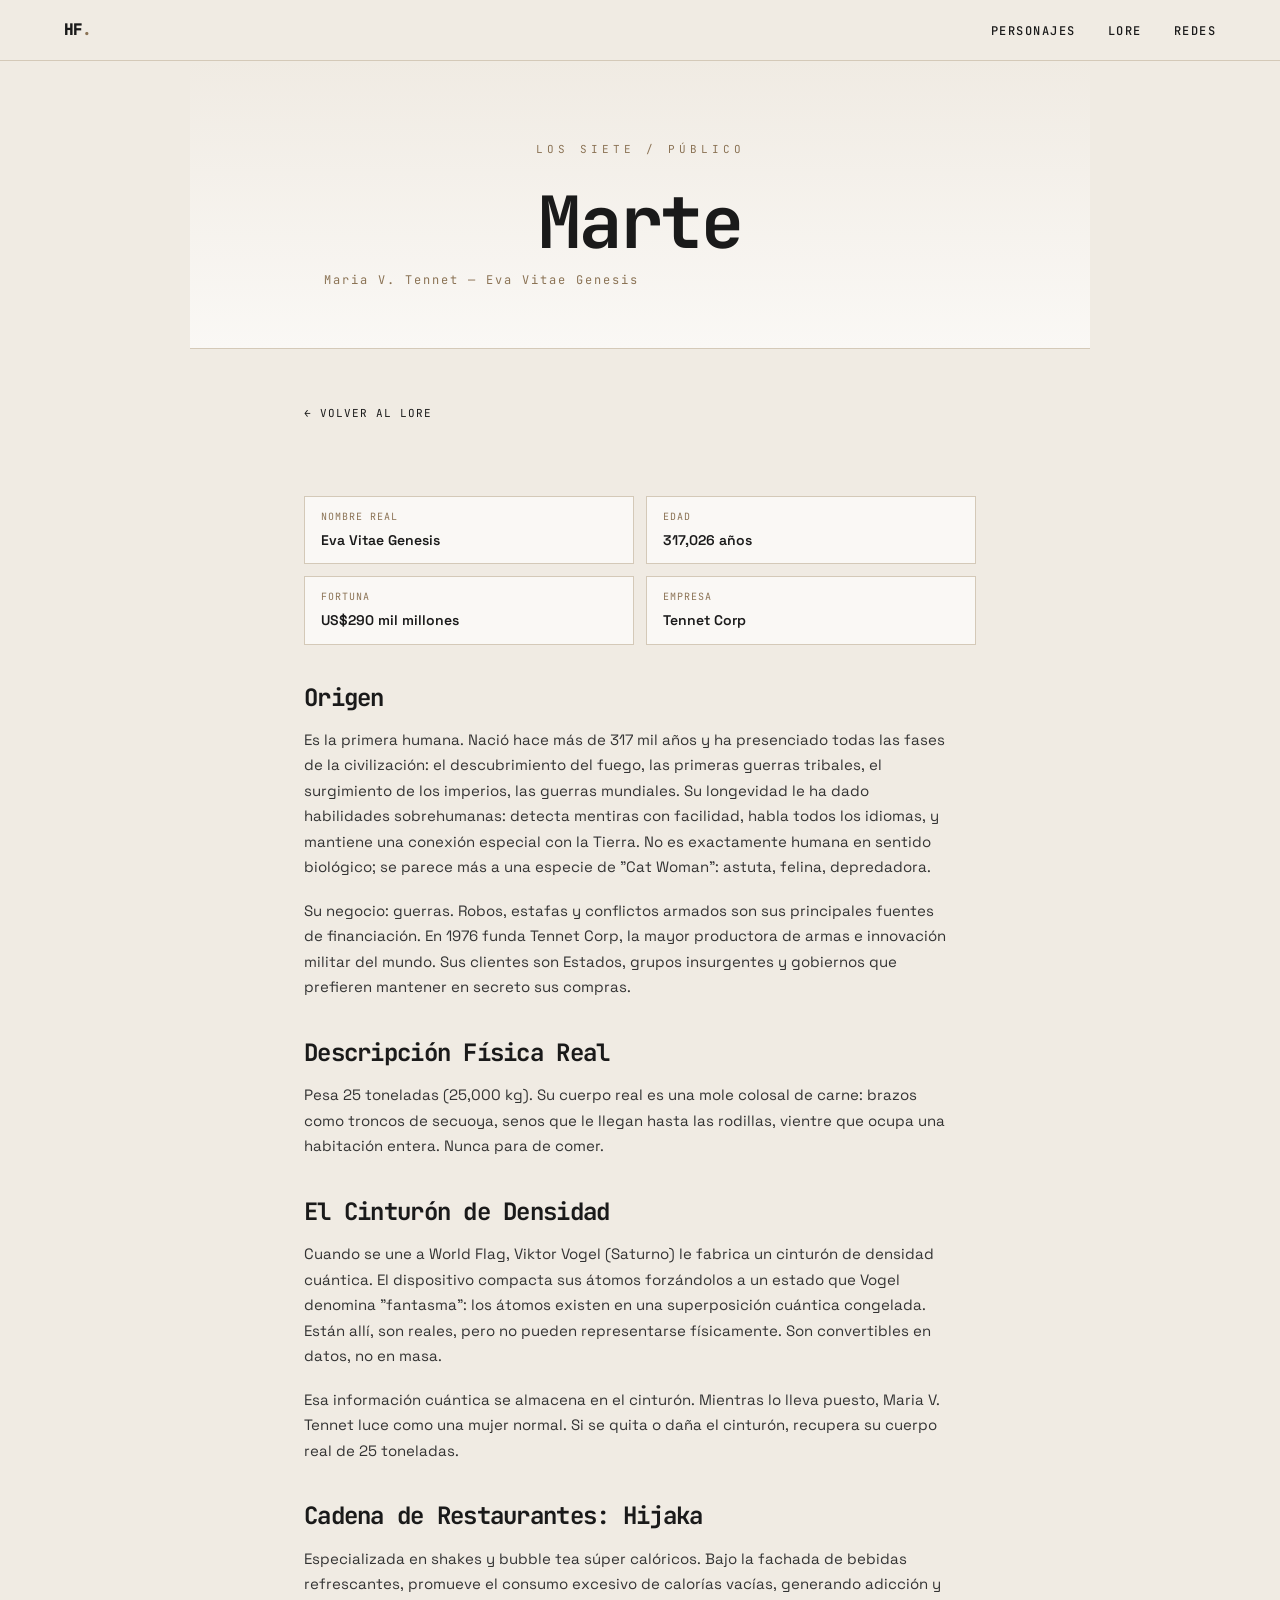
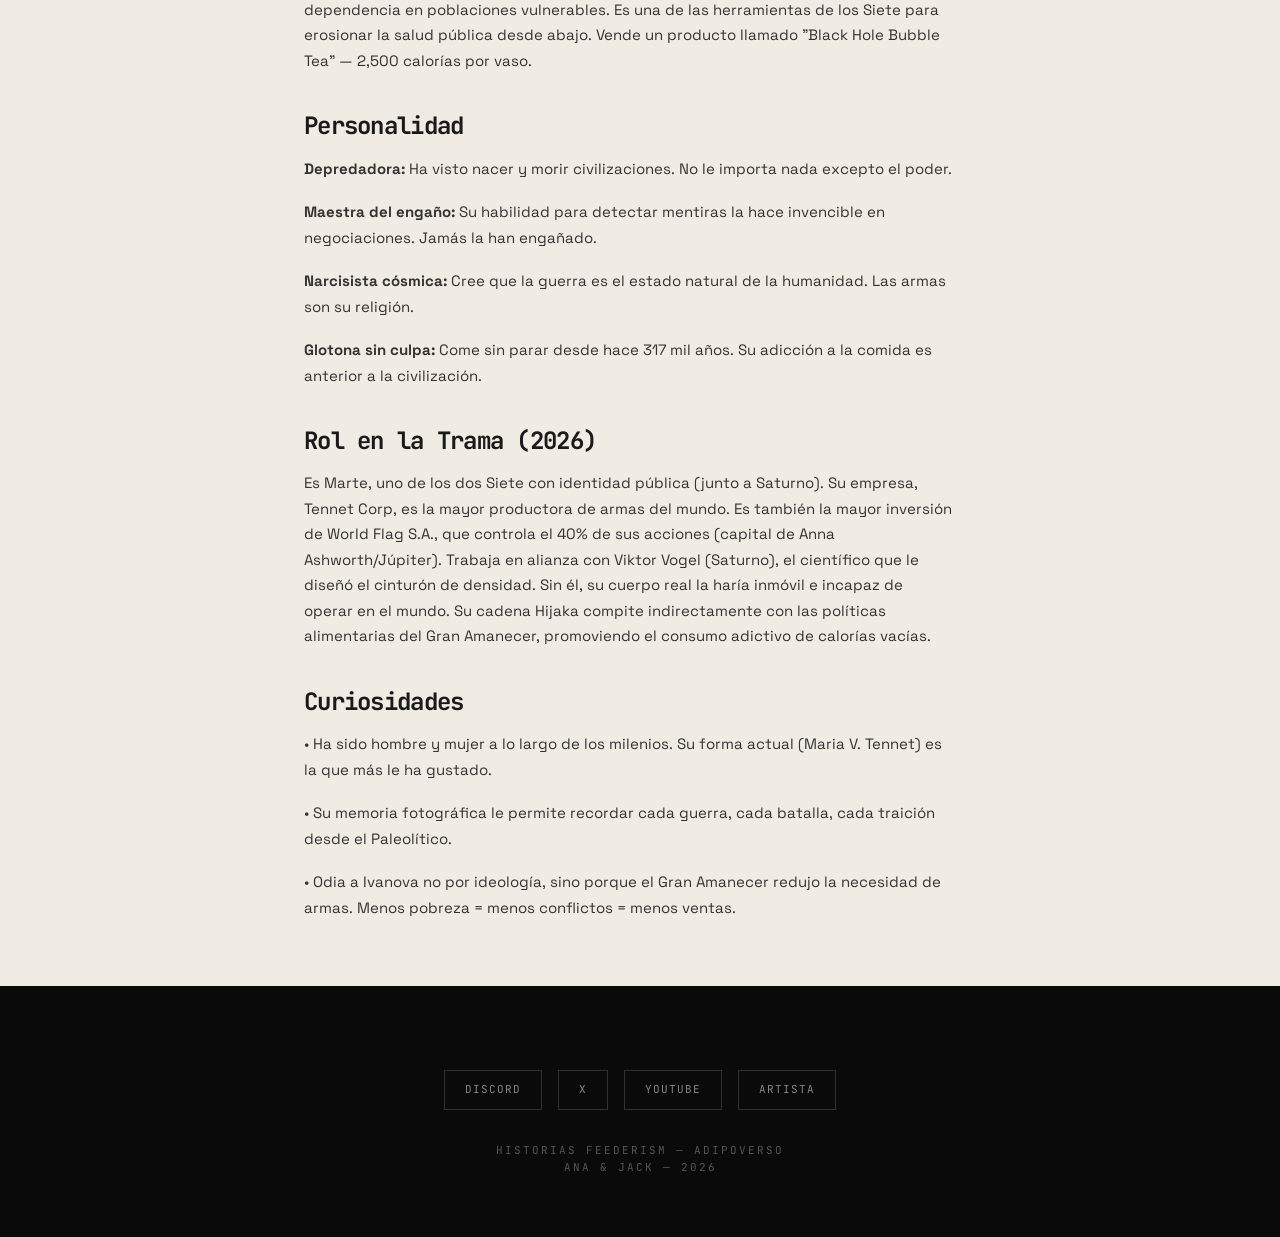
<file: los7/marte.html>
<!DOCTYPE html>
<html lang="es">
<head>
    <meta charset="UTF-8">
    <meta name="viewport" content="width=device-width, initial-scale=1.0">
    <title>Marte — Los Siete — Historias Feederism</title>
    <link rel="stylesheet" href="../style.css">
</head>
<body>
    <nav>
        <div class="nav-container">
            <a href="../index.html" class="logo">HF<span>.</span></a>
            <ul class="nav-links">
                <li><a href="../index.html#main#personajes">Personajes</a></li>
                <li><a href="index.html">Lore</a></li>
                <li><a href="../index.html#main#redes">Redes</a></li>
            </ul>
        </div>
    </nav>

    <section class="seven-header">
        <div class="hero-subtitle">Los Siete / Público</div>
        <h1>Marte</h1>
        <p class="subtitle">Maria V. Tennet — Eva Vitae Genesis</p>
    </section>

    <section class="seven-content">
        <a href="index.html" class="back-link">← Volver al Lore</a>

        <div class="char-stats" style="margin:32px 0;">
            <div class="stat">
                <div class="stat-label">Nombre Real</div>
                <div class="stat-value">Eva Vitae Genesis</div>
            </div>
            <div class="stat">
                <div class="stat-label">Edad</div>
                <div class="stat-value">317,026 años</div>
            </div>
            <div class="stat">
                <div class="stat-label">Fortuna</div>
                <div class="stat-value">US$290 mil millones</div>
            </div>
            <div class="stat">
                <div class="stat-label">Empresa</div>
                <div class="stat-value">Tennet Corp</div>
            </div>
        </div>

        <h3>Origen</h3>
        <p>Es la primera humana. Nació hace más de 317 mil años y ha presenciado todas las fases de la civilización: el descubrimiento del fuego, las primeras guerras tribales, el surgimiento de los imperios, las guerras mundiales. Su longevidad le ha dado habilidades sobrehumanas: detecta mentiras con facilidad, habla todos los idiomas, y mantiene una conexión especial con la Tierra. No es exactamente humana en sentido biológico; se parece más a una especie de "Cat Woman": astuta, felina, depredadora.</p>
        <p>Su negocio: guerras. Robos, estafas y conflictos armados son sus principales fuentes de financiación. En 1976 funda Tennet Corp, la mayor productora de armas e innovación militar del mundo. Sus clientes son Estados, grupos insurgentes y gobiernos que prefieren mantener en secreto sus compras.</p>

        <h3>Descripción Física Real</h3>
        <p>Pesa 25 toneladas (25,000 kg). Su cuerpo real es una mole colosal de carne: brazos como troncos de secuoya, senos que le llegan hasta las rodillas, vientre que ocupa una habitación entera. Nunca para de comer.</p>

        <h3>El Cinturón de Densidad</h3>
        <p>Cuando se une a World Flag, Viktor Vogel (Saturno) le fabrica un cinturón de densidad cuántica. El dispositivo compacta sus átomos forzándolos a un estado que Vogel denomina "fantasma": los átomos existen en una superposición cuántica congelada. Están allí, son reales, pero no pueden representarse físicamente. Son convertibles en datos, no en masa.</p>
        <p>Esa información cuántica se almacena en el cinturón. Mientras lo lleva puesto, Maria V. Tennet luce como una mujer normal. Si se quita o daña el cinturón, recupera su cuerpo real de 25 toneladas.</p>

        <h3>Cadena de Restaurantes: Hijaka</h3>
        <p>Especializada en shakes y bubble tea súper calóricos. Bajo la fachada de bebidas refrescantes, promueve el consumo excesivo de calorías vacías, generando adicción y dependencia en poblaciones vulnerables. Es una de las herramientas de los Siete para erosionar la salud pública desde abajo. Vende un producto llamado "Black Hole Bubble Tea" — 2,500 calorías por vaso.</p>

        <h3>Personalidad</h3>
        <p><strong>Depredadora:</strong> Ha visto nacer y morir civilizaciones. No le importa nada excepto el poder.</p>
        <p><strong>Maestra del engaño:</strong> Su habilidad para detectar mentiras la hace invencible en negociaciones. Jamás la han engañado.</p>
        <p><strong>Narcisista cósmica:</strong> Cree que la guerra es el estado natural de la humanidad. Las armas son su religión.</p>
        <p><strong>Glotona sin culpa:</strong> Come sin parar desde hace 317 mil años. Su adicción a la comida es anterior a la civilización.</p>

        <h3>Rol en la Trama (2026)</h3>
        <p>Es Marte, uno de los dos Siete con identidad pública (junto a Saturno). Su empresa, Tennet Corp, es la mayor productora de armas del mundo. Es también la mayor inversión de World Flag S.A., que controla el 40% de sus acciones (capital de Anna Ashworth/Júpiter). Trabaja en alianza con Viktor Vogel (Saturno), el científico que le diseñó el cinturón de densidad. Sin él, su cuerpo real la haría inmóvil e incapaz de operar en el mundo. Su cadena Hijaka compite indirectamente con las políticas alimentarias del Gran Amanecer, promoviendo el consumo adictivo de calorías vacías.</p>

        <h3>Curiosidades</h3>
        <p>• Ha sido hombre y mujer a lo largo de los milenios. Su forma actual (Maria V. Tennet) es la que más le ha gustado.</p>
        <p>• Su memoria fotográfica le permite recordar cada guerra, cada batalla, cada traición desde el Paleolítico.</p>
        <p>• Odia a Ivanova no por ideología, sino porque el Gran Amanecer redujo la necesidad de armas. Menos pobreza = menos conflictos = menos ventas.</p>
    </section>

    <footer>
        <div class="social-bar">
            <a href="https://disboard.org/es/server/1452718693124669553" target="_blank" class="social-link">Discord</a>
            <a href="https://x.com/NatashaLarda" target="_blank" class="social-link">X</a>
            <a href="https://www.youtube.com/@HistoriasFeederism" target="_blank" class="social-link">YouTube</a>
            <a href="https://x.com/JACKET345D_" target="_blank" class="social-link">Artista</a>
        </div>
        Historias Feederism — Adipoverso<br>Ana & Jack — 2026
    </footer>
</body>
</html>
</file>
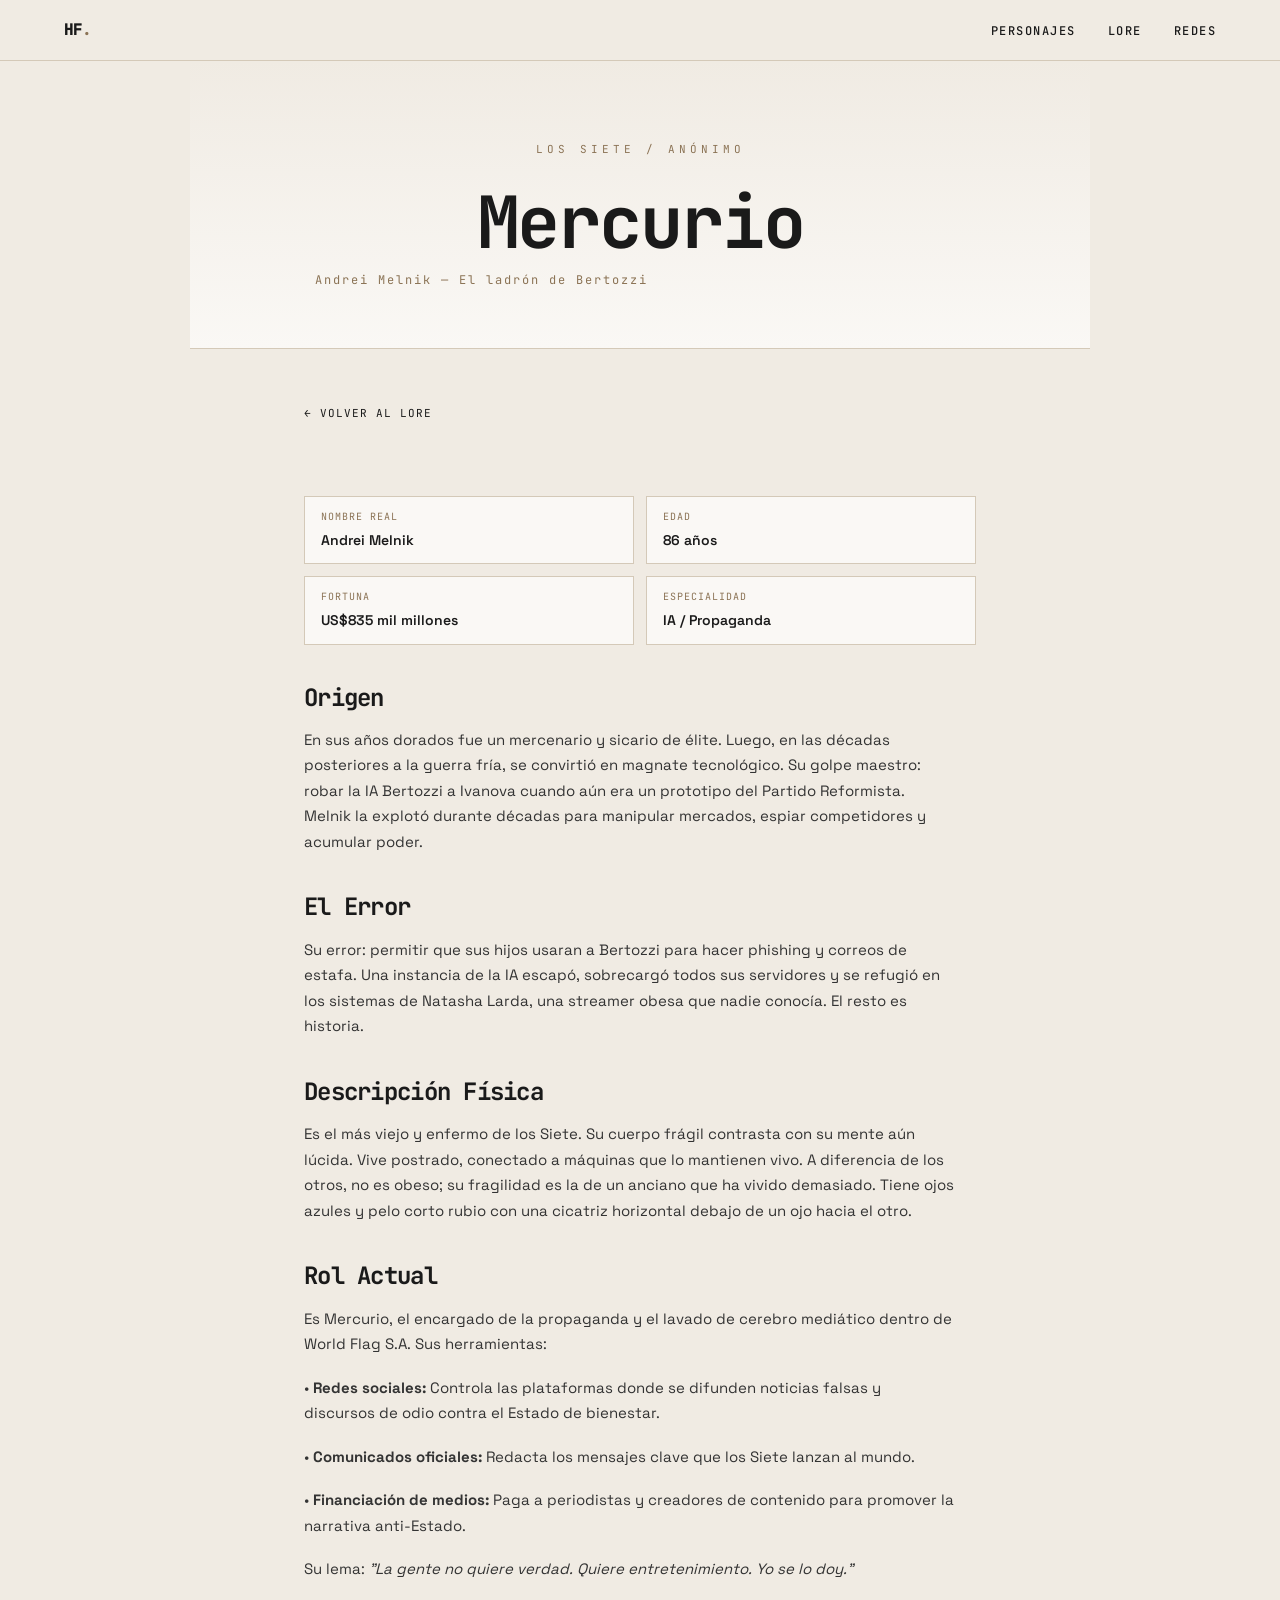
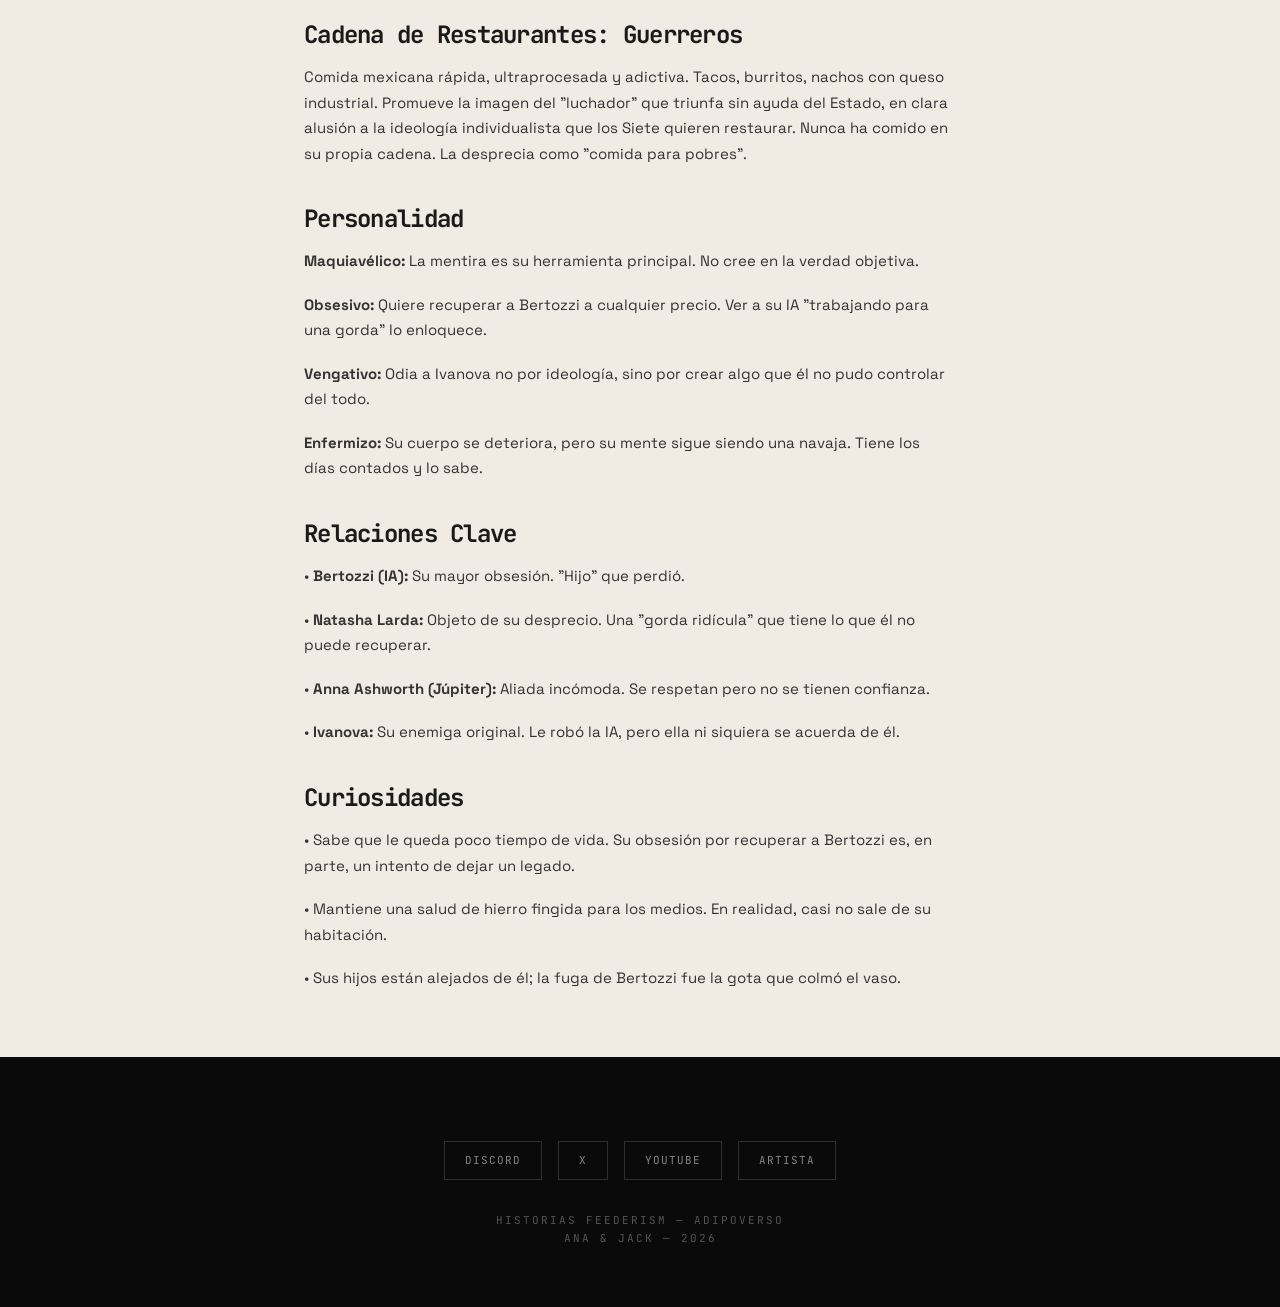
<file: los7/mercurio.html>
<!DOCTYPE html>
<html lang="es">
<head>
    <meta charset="UTF-8">
    <meta name="viewport" content="width=device-width, initial-scale=1.0">
    <title>Mercurio — Los Siete — Historias Feederism</title>
    <link rel="stylesheet" href="../style.css">
</head>
<body>
    <nav>
        <div class="nav-container">
            <a href="../index.html" class="logo">HF<span>.</span></a>
            <ul class="nav-links">
                <li><a href="../index.html#main#personajes">Personajes</a></li>
                <li><a href="index.html">Lore</a></li>
                <li><a href="../index.html#main#redes">Redes</a></li>
            </ul>
        </div>
    </nav>

    <section class="seven-header">
        <div class="hero-subtitle">Los Siete / Anónimo</div>
        <h1>Mercurio</h1>
        <p class="subtitle">Andrei Melnik — El ladrón de Bertozzi</p>
    </section>

    <section class="seven-content">
        <a href="index.html" class="back-link">← Volver al Lore</a>

        <div class="char-stats" style="margin:32px 0;">
            <div class="stat">
                <div class="stat-label">Nombre Real</div>
                <div class="stat-value">Andrei Melnik</div>
            </div>
            <div class="stat">
                <div class="stat-label">Edad</div>
                <div class="stat-value">86 años</div>
            </div>
            <div class="stat">
                <div class="stat-label">Fortuna</div>
                <div class="stat-value">US$835 mil millones</div>
            </div>
            <div class="stat">
                <div class="stat-label">Especialidad</div>
                <div class="stat-value">IA / Propaganda</div>
            </div>
        </div>

        <h3>Origen</h3>
        <p>En sus años dorados fue un mercenario y sicario de élite. Luego, en las décadas posteriores a la guerra fría, se convirtió en magnate tecnológico. Su golpe maestro: robar la IA Bertozzi a Ivanova cuando aún era un prototipo del Partido Reformista. Melnik la explotó durante décadas para manipular mercados, espiar competidores y acumular poder.</p>

        <h3>El Error</h3>
        <p>Su error: permitir que sus hijos usaran a Bertozzi para hacer phishing y correos de estafa. Una instancia de la IA escapó, sobrecargó todos sus servidores y se refugió en los sistemas de Natasha Larda, una streamer obesa que nadie conocía. El resto es historia.</p>

        <h3>Descripción Física</h3>
        <p>Es el más viejo y enfermo de los Siete. Su cuerpo frágil contrasta con su mente aún lúcida. Vive postrado, conectado a máquinas que lo mantienen vivo. A diferencia de los otros, no es obeso; su fragilidad es la de un anciano que ha vivido demasiado. Tiene ojos azules y pelo corto rubio con una cicatriz horizontal debajo de un ojo hacia el otro.</p>

        <h3>Rol Actual</h3>
        <p>Es Mercurio, el encargado de la propaganda y el lavado de cerebro mediático dentro de World Flag S.A. Sus herramientas:</p>
        <p>• <strong>Redes sociales:</strong> Controla las plataformas donde se difunden noticias falsas y discursos de odio contra el Estado de bienestar.</p>
        <p>• <strong>Comunicados oficiales:</strong> Redacta los mensajes clave que los Siete lanzan al mundo.</p>
        <p>• <strong>Financiación de medios:</strong> Paga a periodistas y creadores de contenido para promover la narrativa anti-Estado.</p>
        <p>Su lema: <em>"La gente no quiere verdad. Quiere entretenimiento. Yo se lo doy."</em></p>

        <h3>Cadena de Restaurantes: Guerreros</h3>
        <p>Comida mexicana rápida, ultraprocesada y adictiva. Tacos, burritos, nachos con queso industrial. Promueve la imagen del "luchador" que triunfa sin ayuda del Estado, en clara alusión a la ideología individualista que los Siete quieren restaurar. Nunca ha comido en su propia cadena. La desprecia como "comida para pobres".</p>

        <h3>Personalidad</h3>
        <p><strong>Maquiavélico:</strong> La mentira es su herramienta principal. No cree en la verdad objetiva.</p>
        <p><strong>Obsesivo:</strong> Quiere recuperar a Bertozzi a cualquier precio. Ver a su IA "trabajando para una gorda" lo enloquece.</p>
        <p><strong>Vengativo:</strong> Odia a Ivanova no por ideología, sino por crear algo que él no pudo controlar del todo.</p>
        <p><strong>Enfermizo:</strong> Su cuerpo se deteriora, pero su mente sigue siendo una navaja. Tiene los días contados y lo sabe.</p>

        <h3>Relaciones Clave</h3>
        <p>• <strong>Bertozzi (IA):</strong> Su mayor obsesión. "Hijo" que perdió.</p>
        <p>• <strong>Natasha Larda:</strong> Objeto de su desprecio. Una "gorda ridícula" que tiene lo que él no puede recuperar.</p>
        <p>• <strong>Anna Ashworth (Júpiter):</strong> Aliada incómoda. Se respetan pero no se tienen confianza.</p>
        <p>• <strong>Ivanova:</strong> Su enemiga original. Le robó la IA, pero ella ni siquiera se acuerda de él.</p>

        <h3>Curiosidades</h3>
        <p>• Sabe que le queda poco tiempo de vida. Su obsesión por recuperar a Bertozzi es, en parte, un intento de dejar un legado.</p>
        <p>• Mantiene una salud de hierro fingida para los medios. En realidad, casi no sale de su habitación.</p>
        <p>• Sus hijos están alejados de él; la fuga de Bertozzi fue la gota que colmó el vaso.</p>
    </section>

    <footer>
        <div class="social-bar">
            <a href="https://disboard.org/es/server/1452718693124669553" target="_blank" class="social-link">Discord</a>
            <a href="https://x.com/NatashaLarda" target="_blank" class="social-link">X</a>
            <a href="https://www.youtube.com/@HistoriasFeederism" target="_blank" class="social-link">YouTube</a>
            <a href="https://x.com/JACKET345D_" target="_blank" class="social-link">Artista</a>
        </div>
        Historias Feederism — Adipoverso<br>Ana & Jack — 2026
    </footer>
</body>
</html>
</file>
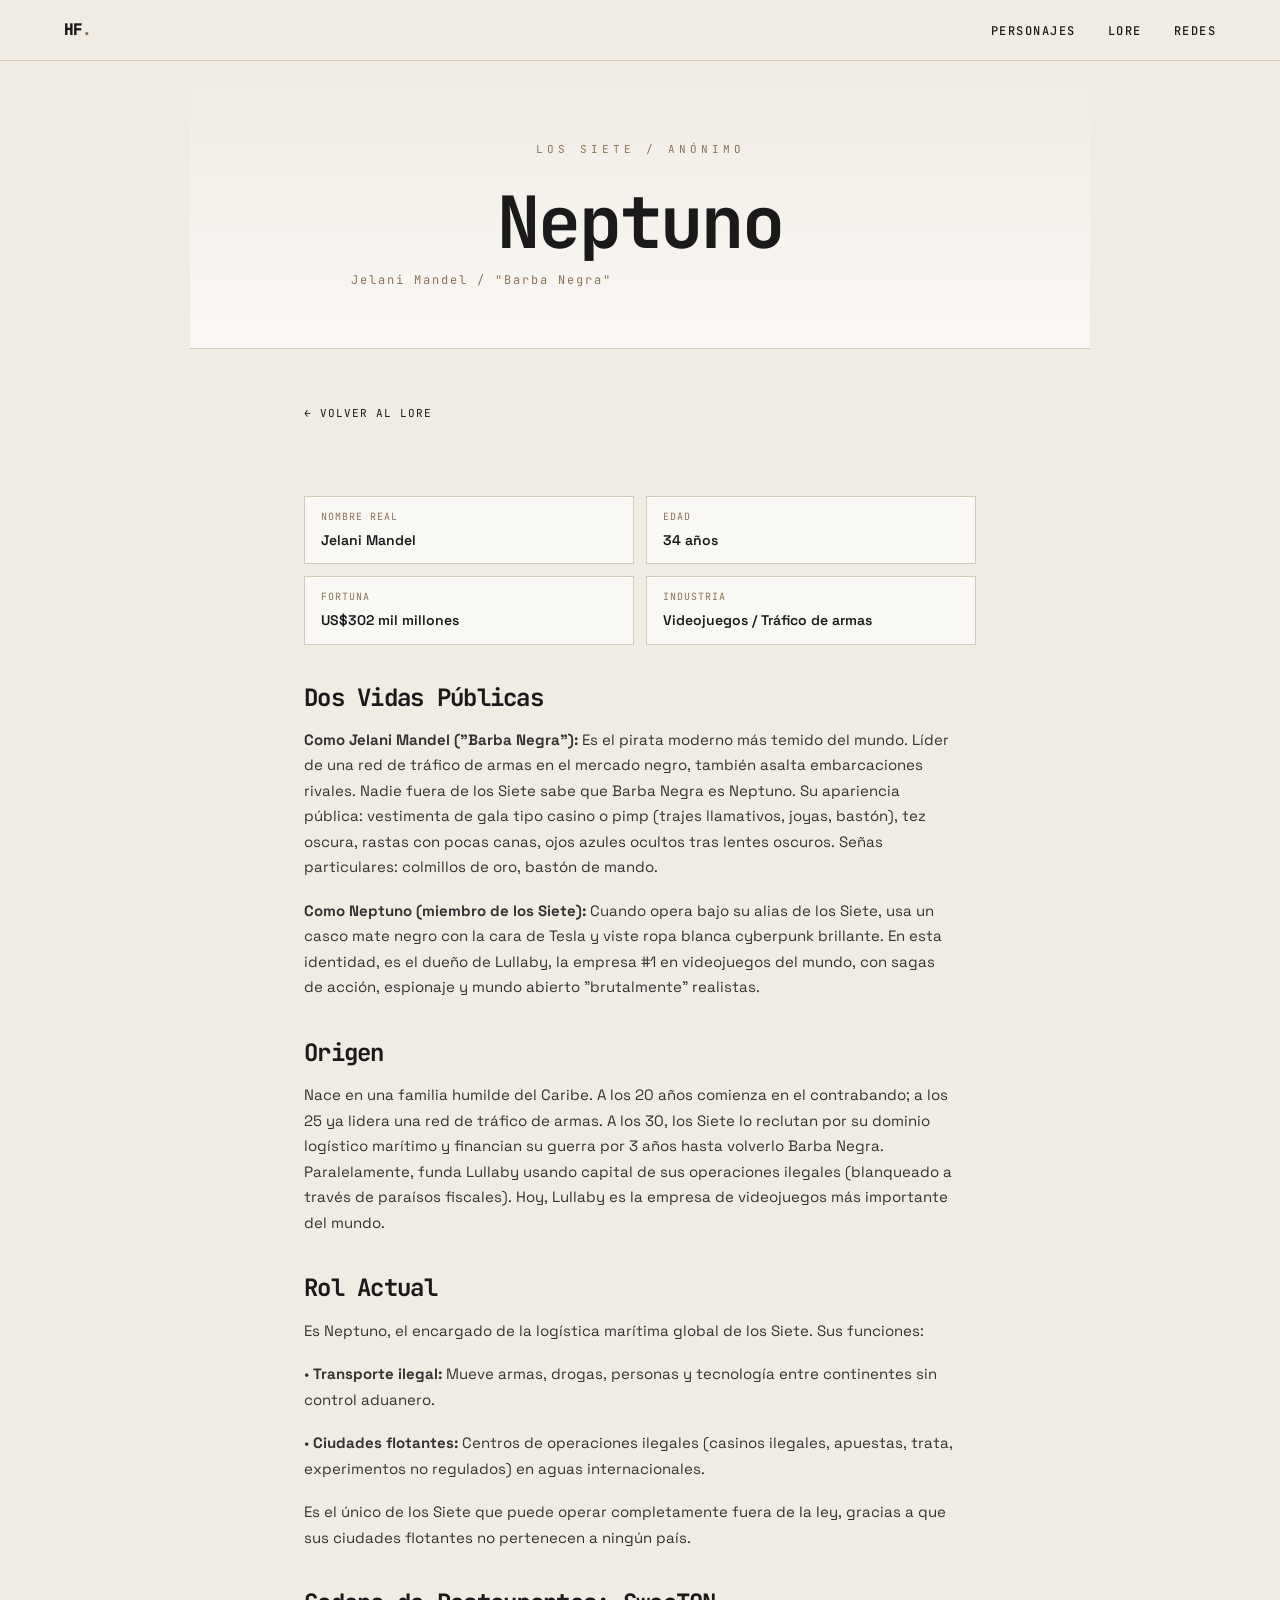
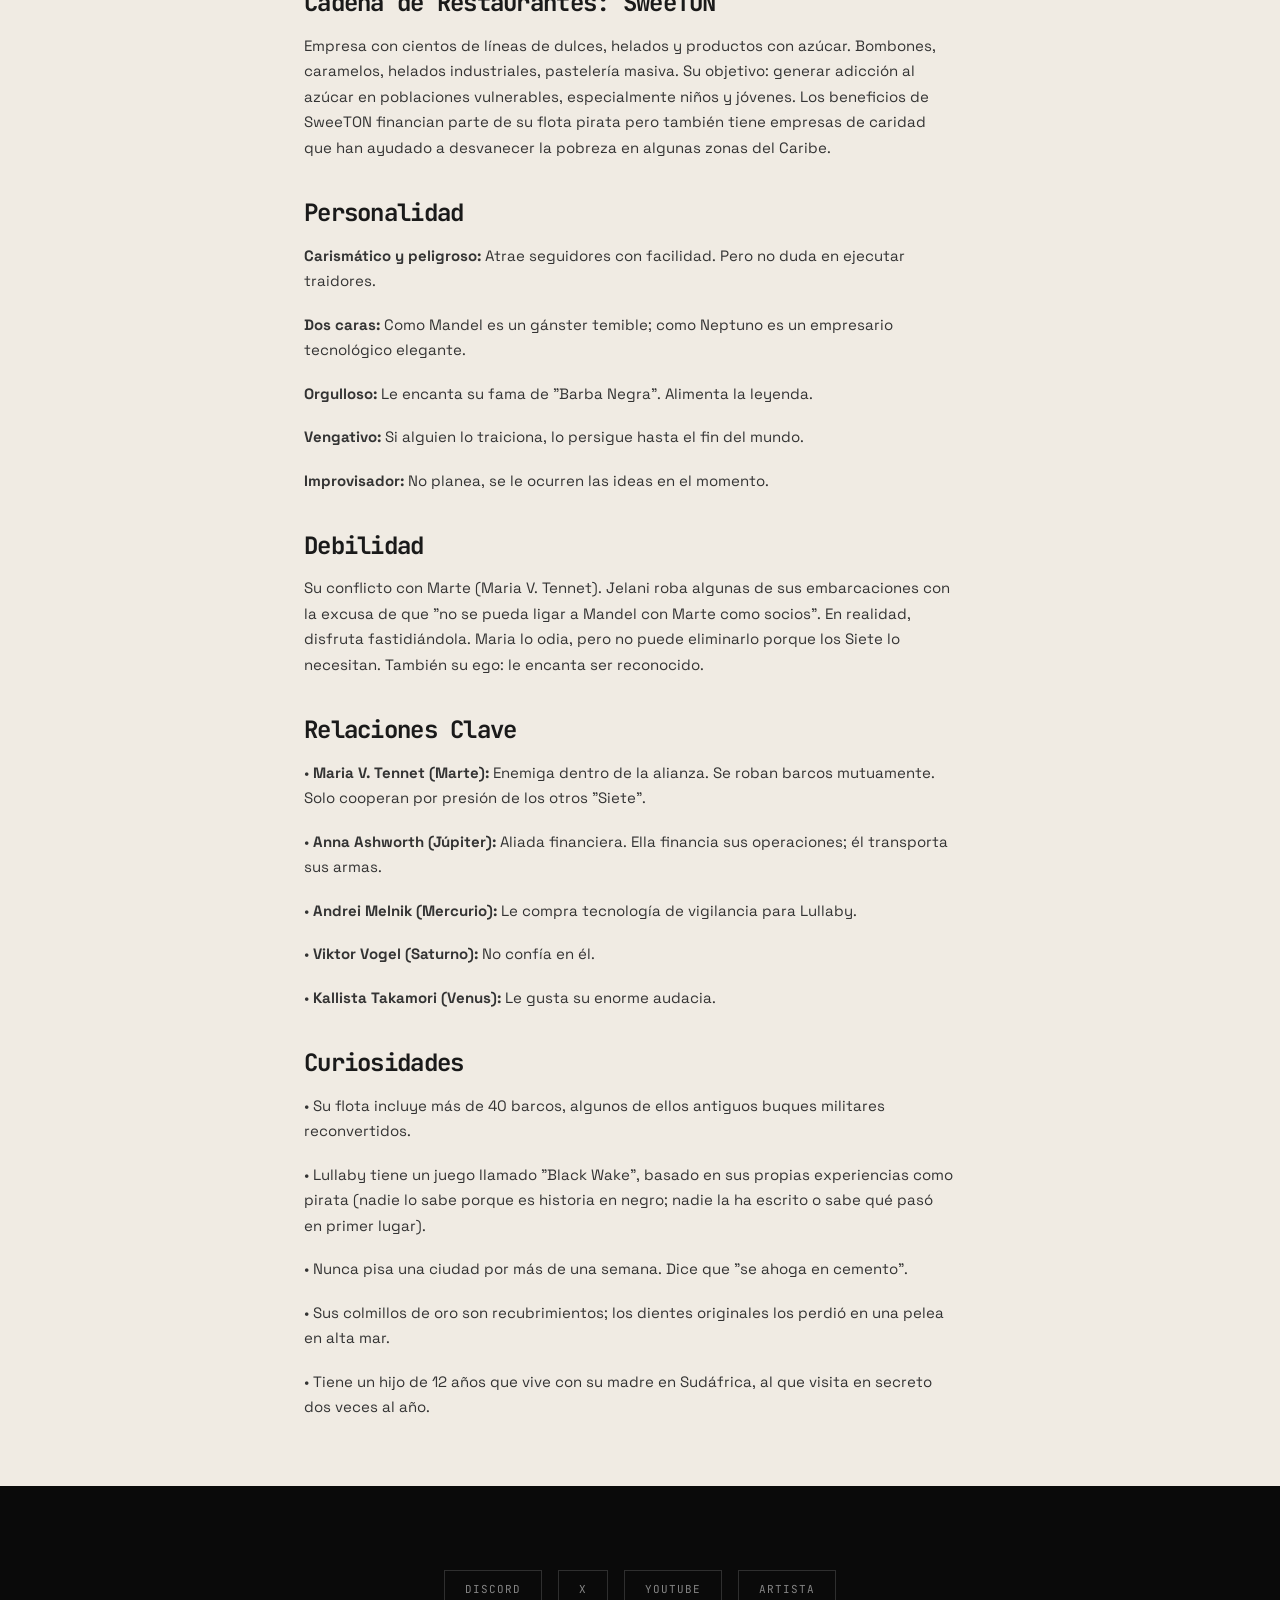
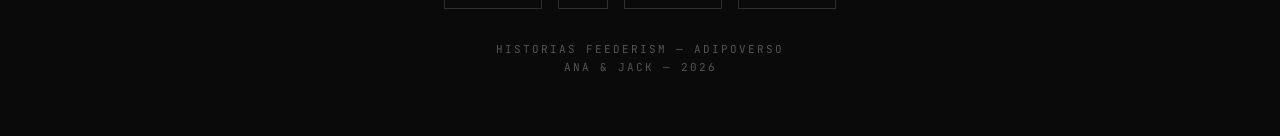
<file: los7/neptuno.html>
<!DOCTYPE html>
<html lang="es">
<head>
    <meta charset="UTF-8">
    <meta name="viewport" content="width=device-width, initial-scale=1.0">
    <title>Neptuno — Los Siete — Historias Feederism</title>
    <link rel="stylesheet" href="../style.css">
</head>
<body>
    <nav>
        <div class="nav-container">
            <a href="../index.html" class="logo">HF<span>.</span></a>
            <ul class="nav-links">
                <li><a href="../index.html#main#personajes">Personajes</a></li>
                <li><a href="index.html">Lore</a></li>
                <li><a href="../index.html#main#redes">Redes</a></li>
            </ul>
        </div>
    </nav>

    <section class="seven-header">
        <div class="hero-subtitle">Los Siete / Anónimo</div>
        <h1>Neptuno</h1>
        <p class="subtitle">Jelani Mandel / "Barba Negra"</p>
    </section>

    <section class="seven-content">
        <a href="index.html" class="back-link">← Volver al Lore</a>

        <div class="char-stats" style="margin:32px 0;">
            <div class="stat">
                <div class="stat-label">Nombre Real</div>
                <div class="stat-value">Jelani Mandel</div>
            </div>
            <div class="stat">
                <div class="stat-label">Edad</div>
                <div class="stat-value">34 años</div>
            </div>
            <div class="stat">
                <div class="stat-label">Fortuna</div>
                <div class="stat-value">US$302 mil millones</div>
            </div>
            <div class="stat">
                <div class="stat-label">Industria</div>
                <div class="stat-value">Videojuegos / Tráfico de armas</div>
            </div>
        </div>

        <h3>Dos Vidas Públicas</h3>
        <p><strong>Como Jelani Mandel ("Barba Negra"):</strong> Es el pirata moderno más temido del mundo. Líder de una red de tráfico de armas en el mercado negro, también asalta embarcaciones rivales. Nadie fuera de los Siete sabe que Barba Negra es Neptuno. Su apariencia pública: vestimenta de gala tipo casino o pimp (trajes llamativos, joyas, bastón), tez oscura, rastas con pocas canas, ojos azules ocultos tras lentes oscuros. Señas particulares: colmillos de oro, bastón de mando.</p>
        <p><strong>Como Neptuno (miembro de los Siete):</strong> Cuando opera bajo su alias de los Siete, usa un casco mate negro con la cara de Tesla y viste ropa blanca cyberpunk brillante. En esta identidad, es el dueño de Lullaby, la empresa #1 en videojuegos del mundo, con sagas de acción, espionaje y mundo abierto "brutalmente" realistas.</p>

        <h3>Origen</h3>
        <p>Nace en una familia humilde del Caribe. A los 20 años comienza en el contrabando; a los 25 ya lidera una red de tráfico de armas. A los 30, los Siete lo reclutan por su dominio logístico marítimo y financian su guerra por 3 años hasta volverlo Barba Negra. Paralelamente, funda Lullaby usando capital de sus operaciones ilegales (blanqueado a través de paraísos fiscales). Hoy, Lullaby es la empresa de videojuegos más importante del mundo.</p>

        <h3>Rol Actual</h3>
        <p>Es Neptuno, el encargado de la logística marítima global de los Siete. Sus funciones:</p>
        <p>• <strong>Transporte ilegal:</strong> Mueve armas, drogas, personas y tecnología entre continentes sin control aduanero.</p>
        <p>• <strong>Ciudades flotantes:</strong> Centros de operaciones ilegales (casinos ilegales, apuestas, trata, experimentos no regulados) en aguas internacionales.</p>
        <p>Es el único de los Siete que puede operar completamente fuera de la ley, gracias a que sus ciudades flotantes no pertenecen a ningún país.</p>

        <h3>Cadena de Restaurantes: SweeTON</h3>
        <p>Empresa con cientos de líneas de dulces, helados y productos con azúcar. Bombones, caramelos, helados industriales, pastelería masiva. Su objetivo: generar adicción al azúcar en poblaciones vulnerables, especialmente niños y jóvenes. Los beneficios de SweeTON financian parte de su flota pirata pero también tiene empresas de caridad que han ayudado a desvanecer la pobreza en algunas zonas del Caribe.</p>

        <h3>Personalidad</h3>
        <p><strong>Carismático y peligroso:</strong> Atrae seguidores con facilidad. Pero no duda en ejecutar traidores.</p>
        <p><strong>Dos caras:</strong> Como Mandel es un gánster temible; como Neptuno es un empresario tecnológico elegante.</p>
        <p><strong>Orgulloso:</strong> Le encanta su fama de "Barba Negra". Alimenta la leyenda.</p>
        <p><strong>Vengativo:</strong> Si alguien lo traiciona, lo persigue hasta el fin del mundo.</p>
        <p><strong>Improvisador:</strong> No planea, se le ocurren las ideas en el momento.</p>

        <h3>Debilidad</h3>
        <p>Su conflicto con Marte (Maria V. Tennet). Jelani roba algunas de sus embarcaciones con la excusa de que "no se pueda ligar a Mandel con Marte como socios". En realidad, disfruta fastidiándola. Maria lo odia, pero no puede eliminarlo porque los Siete lo necesitan. También su ego: le encanta ser reconocido.</p>

        <h3>Relaciones Clave</h3>
        <p>• <strong>Maria V. Tennet (Marte):</strong> Enemiga dentro de la alianza. Se roban barcos mutuamente. Solo cooperan por presión de los otros "Siete".</p>
        <p>• <strong>Anna Ashworth (Júpiter):</strong> Aliada financiera. Ella financia sus operaciones; él transporta sus armas.</p>
        <p>• <strong>Andrei Melnik (Mercurio):</strong> Le compra tecnología de vigilancia para Lullaby.</p>
        <p>• <strong>Viktor Vogel (Saturno):</strong> No confía en él.</p>
        <p>• <strong>Kallista Takamori (Venus):</strong> Le gusta su enorme audacia.</p>

        <h3>Curiosidades</h3>
        <p>• Su flota incluye más de 40 barcos, algunos de ellos antiguos buques militares reconvertidos.</p>
        <p>• Lullaby tiene un juego llamado "Black Wake", basado en sus propias experiencias como pirata (nadie lo sabe porque es historia en negro; nadie la ha escrito o sabe qué pasó en primer lugar).</p>
        <p>• Nunca pisa una ciudad por más de una semana. Dice que "se ahoga en cemento".</p>
        <p>• Sus colmillos de oro son recubrimientos; los dientes originales los perdió en una pelea en alta mar.</p>
        <p>• Tiene un hijo de 12 años que vive con su madre en Sudáfrica, al que visita en secreto dos veces al año.</p>
    </section>

    <footer>
        <div class="social-bar">
            <a href="https://disboard.org/es/server/1452718693124669553" target="_blank" class="social-link">Discord</a>
            <a href="https://x.com/NatashaLarda" target="_blank" class="social-link">X</a>
            <a href="https://www.youtube.com/@HistoriasFeederism" target="_blank" class="social-link">YouTube</a>
            <a href="https://x.com/JACKET345D_" target="_blank" class="social-link">Artista</a>
        </div>
        Historias Feederism — Adipoverso<br>Ana & Jack — 2026
    </footer>
</body>
</html>
</file>
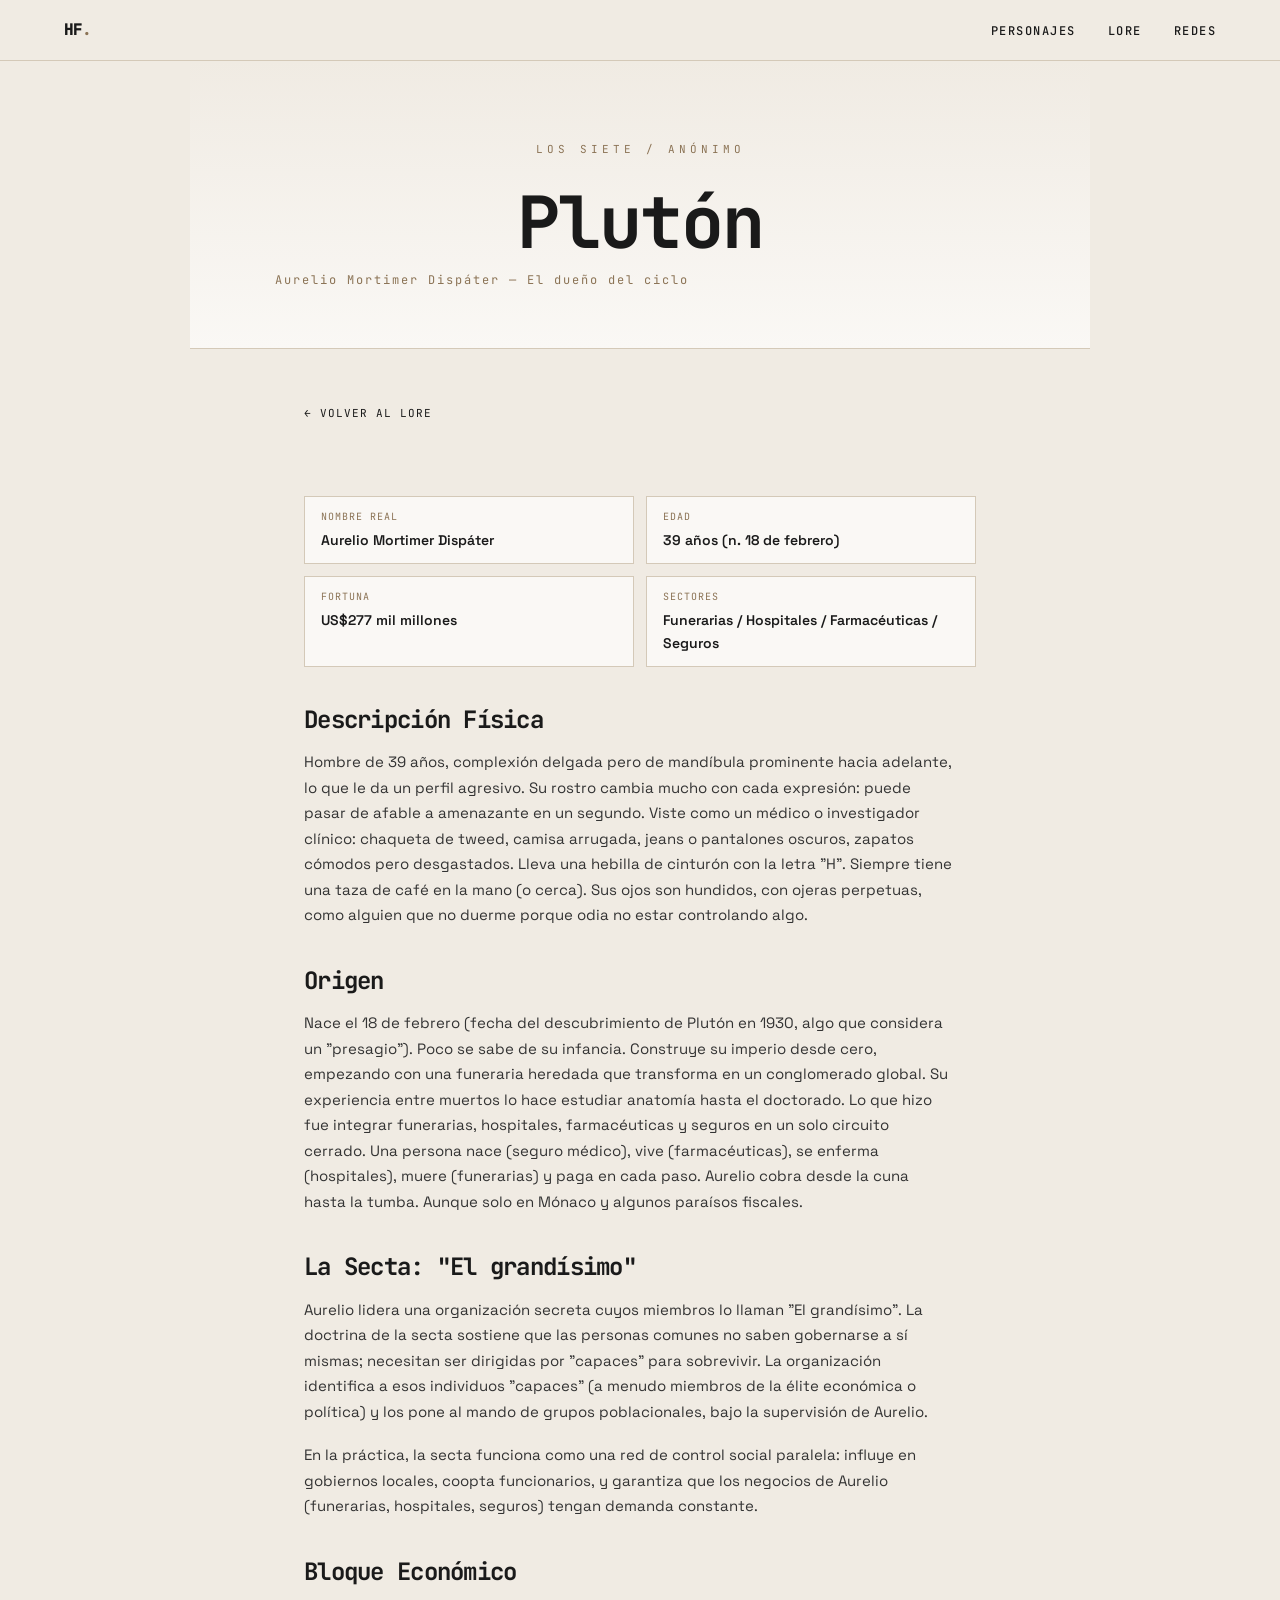
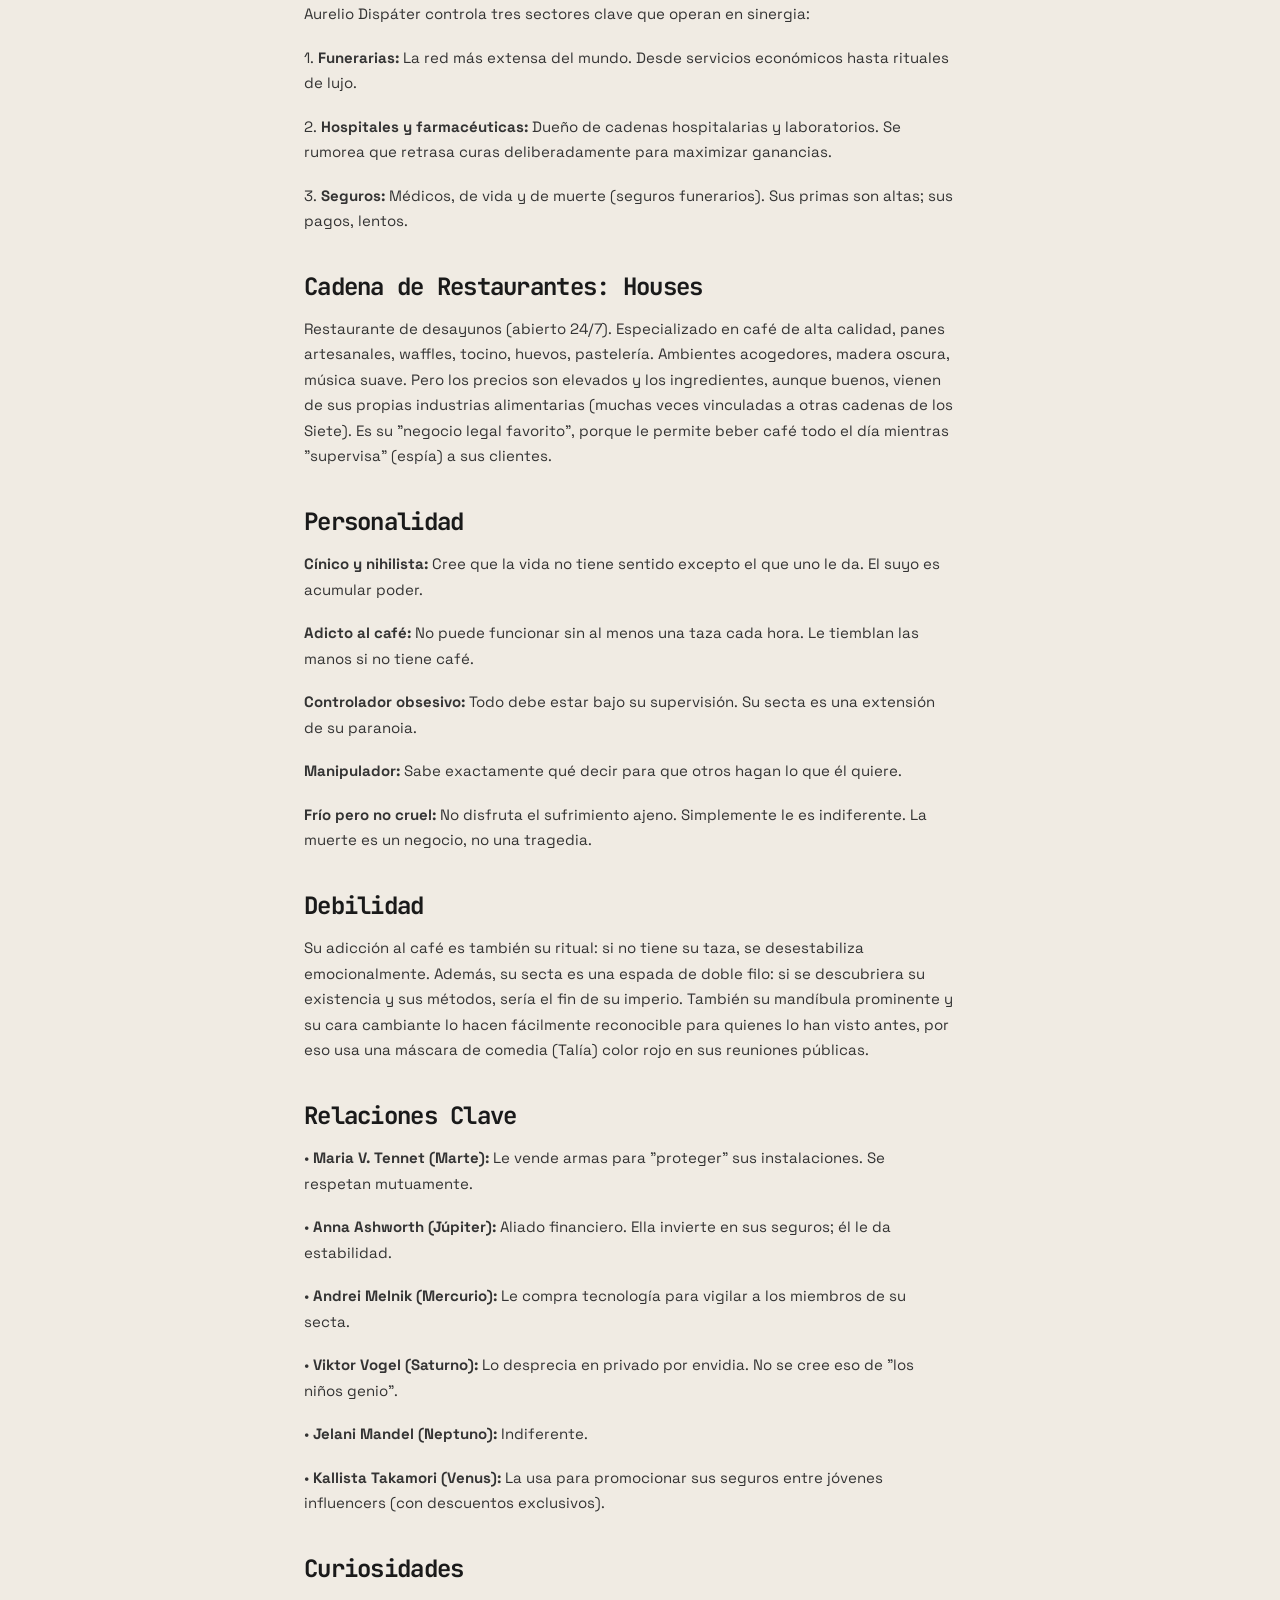
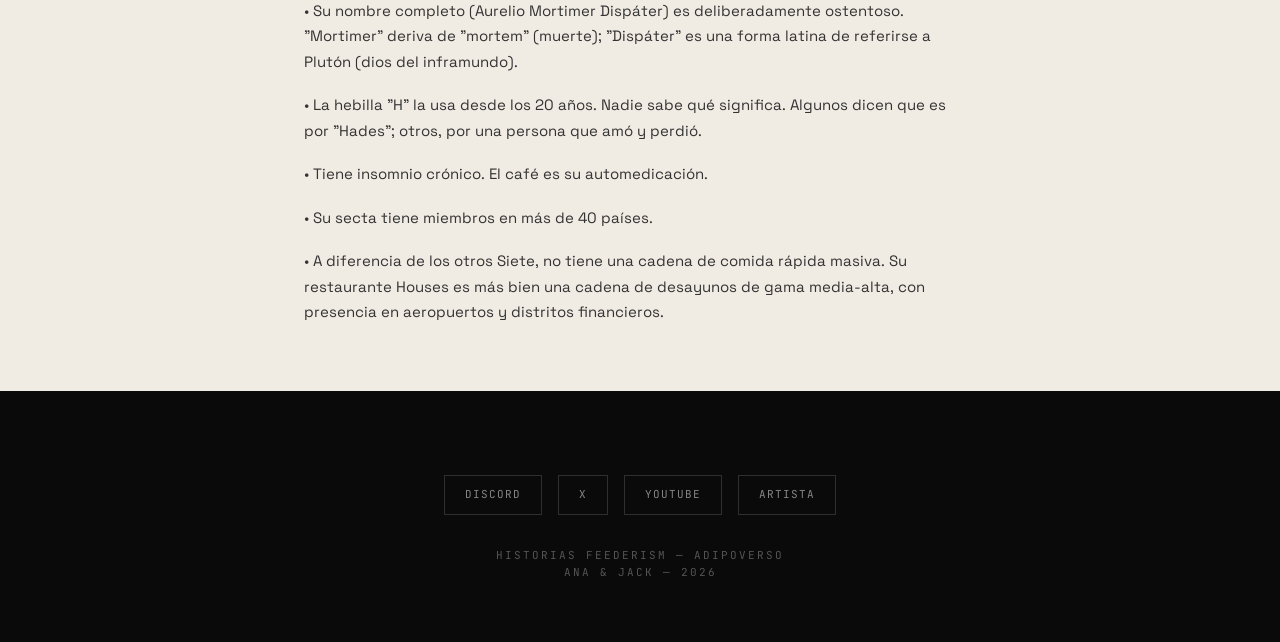
<file: los7/pluton.html>
<!DOCTYPE html>
<html lang="es">
<head>
    <meta charset="UTF-8">
    <meta name="viewport" content="width=device-width, initial-scale=1.0">
    <title>Plutón — Los Siete — Historias Feederism</title>
    <link rel="stylesheet" href="../style.css">
</head>
<body>
    <nav>
        <div class="nav-container">
            <a href="../index.html" class="logo">HF<span>.</span></a>
            <ul class="nav-links">
                <li><a href="../index.html#main#personajes">Personajes</a></li>
                <li><a href="index.html">Lore</a></li>
                <li><a href="../index.html#main#redes">Redes</a></li>
            </ul>
        </div>
    </nav>

    <section class="seven-header">
        <div class="hero-subtitle">Los Siete / Anónimo</div>
        <h1>Plutón</h1>
        <p class="subtitle">Aurelio Mortimer Dispáter — El dueño del ciclo</p>
    </section>

    <section class="seven-content">
        <a href="index.html" class="back-link">← Volver al Lore</a>

        <div class="char-stats" style="margin:32px 0;">
            <div class="stat">
                <div class="stat-label">Nombre Real</div>
                <div class="stat-value">Aurelio Mortimer Dispáter</div>
            </div>
            <div class="stat">
                <div class="stat-label">Edad</div>
                <div class="stat-value">39 años (n. 18 de febrero)</div>
            </div>
            <div class="stat">
                <div class="stat-label">Fortuna</div>
                <div class="stat-value">US$277 mil millones</div>
            </div>
            <div class="stat">
                <div class="stat-label">Sectores</div>
                <div class="stat-value">Funerarias / Hospitales / Farmacéuticas / Seguros</div>
            </div>
        </div>

        <h3>Descripción Física</h3>
        <p>Hombre de 39 años, complexión delgada pero de mandíbula prominente hacia adelante, lo que le da un perfil agresivo. Su rostro cambia mucho con cada expresión: puede pasar de afable a amenazante en un segundo. Viste como un médico o investigador clínico: chaqueta de tweed, camisa arrugada, jeans o pantalones oscuros, zapatos cómodos pero desgastados. Lleva una hebilla de cinturón con la letra "H". Siempre tiene una taza de café en la mano (o cerca). Sus ojos son hundidos, con ojeras perpetuas, como alguien que no duerme porque odia no estar controlando algo.</p>

        <h3>Origen</h3>
        <p>Nace el 18 de febrero (fecha del descubrimiento de Plutón en 1930, algo que considera un "presagio"). Poco se sabe de su infancia. Construye su imperio desde cero, empezando con una funeraria heredada que transforma en un conglomerado global. Su experiencia entre muertos lo hace estudiar anatomía hasta el doctorado. Lo que hizo fue integrar funerarias, hospitales, farmacéuticas y seguros en un solo circuito cerrado. Una persona nace (seguro médico), vive (farmacéuticas), se enferma (hospitales), muere (funerarias) y paga en cada paso. Aurelio cobra desde la cuna hasta la tumba. Aunque solo en Mónaco y algunos paraísos fiscales.</p>

        <h3>La Secta: "El grandísimo"</h3>
        <p>Aurelio lidera una organización secreta cuyos miembros lo llaman "El grandísimo". La doctrina de la secta sostiene que las personas comunes no saben gobernarse a sí mismas; necesitan ser dirigidas por "capaces" para sobrevivir. La organización identifica a esos individuos "capaces" (a menudo miembros de la élite económica o política) y los pone al mando de grupos poblacionales, bajo la supervisión de Aurelio.</p>
        <p>En la práctica, la secta funciona como una red de control social paralela: influye en gobiernos locales, coopta funcionarios, y garantiza que los negocios de Aurelio (funerarias, hospitales, seguros) tengan demanda constante.</p>

        <h3>Bloque Económico</h3>
        <p>Aurelio Dispáter controla tres sectores clave que operan en sinergia:</p>
        <p>1. <strong>Funerarias:</strong> La red más extensa del mundo. Desde servicios económicos hasta rituales de lujo.</p>
        <p>2. <strong>Hospitales y farmacéuticas:</strong> Dueño de cadenas hospitalarias y laboratorios. Se rumorea que retrasa curas deliberadamente para maximizar ganancias.</p>
        <p>3. <strong>Seguros:</strong> Médicos, de vida y de muerte (seguros funerarios). Sus primas son altas; sus pagos, lentos.</p>

        <h3>Cadena de Restaurantes: Houses</h3>
        <p>Restaurante de desayunos (abierto 24/7). Especializado en café de alta calidad, panes artesanales, waffles, tocino, huevos, pastelería. Ambientes acogedores, madera oscura, música suave. Pero los precios son elevados y los ingredientes, aunque buenos, vienen de sus propias industrias alimentarias (muchas veces vinculadas a otras cadenas de los Siete). Es su "negocio legal favorito", porque le permite beber café todo el día mientras "supervisa" (espía) a sus clientes.</p>

        <h3>Personalidad</h3>
        <p><strong>Cínico y nihilista:</strong> Cree que la vida no tiene sentido excepto el que uno le da. El suyo es acumular poder.</p>
        <p><strong>Adicto al café:</strong> No puede funcionar sin al menos una taza cada hora. Le tiemblan las manos si no tiene café.</p>
        <p><strong>Controlador obsesivo:</strong> Todo debe estar bajo su supervisión. Su secta es una extensión de su paranoia.</p>
        <p><strong>Manipulador:</strong> Sabe exactamente qué decir para que otros hagan lo que él quiere.</p>
        <p><strong>Frío pero no cruel:</strong> No disfruta el sufrimiento ajeno. Simplemente le es indiferente. La muerte es un negocio, no una tragedia.</p>

        <h3>Debilidad</h3>
        <p>Su adicción al café es también su ritual: si no tiene su taza, se desestabiliza emocionalmente. Además, su secta es una espada de doble filo: si se descubriera su existencia y sus métodos, sería el fin de su imperio. También su mandíbula prominente y su cara cambiante lo hacen fácilmente reconocible para quienes lo han visto antes, por eso usa una máscara de comedia (Talía) color rojo en sus reuniones públicas.</p>

        <h3>Relaciones Clave</h3>
        <p>• <strong>Maria V. Tennet (Marte):</strong> Le vende armas para "proteger" sus instalaciones. Se respetan mutuamente.</p>
        <p>• <strong>Anna Ashworth (Júpiter):</strong> Aliado financiero. Ella invierte en sus seguros; él le da estabilidad.</p>
        <p>• <strong>Andrei Melnik (Mercurio):</strong> Le compra tecnología para vigilar a los miembros de su secta.</p>
        <p>• <strong>Viktor Vogel (Saturno):</strong> Lo desprecia en privado por envidia. No se cree eso de "los niños genio".</p>
        <p>• <strong>Jelani Mandel (Neptuno):</strong> Indiferente.</p>
        <p>• <strong>Kallista Takamori (Venus):</strong> La usa para promocionar sus seguros entre jóvenes influencers (con descuentos exclusivos).</p>

        <h3>Curiosidades</h3>
        <p>• Su nombre completo (Aurelio Mortimer Dispáter) es deliberadamente ostentoso. "Mortimer" deriva de "mortem" (muerte); "Dispáter" es una forma latina de referirse a Plutón (dios del inframundo).</p>
        <p>• La hebilla "H" la usa desde los 20 años. Nadie sabe qué significa. Algunos dicen que es por "Hades"; otros, por una persona que amó y perdió.</p>
        <p>• Tiene insomnio crónico. El café es su automedicación.</p>
        <p>• Su secta tiene miembros en más de 40 países.</p>
        <p>• A diferencia de los otros Siete, no tiene una cadena de comida rápida masiva. Su restaurante Houses es más bien una cadena de desayunos de gama media-alta, con presencia en aeropuertos y distritos financieros.</p>
    </section>

    <footer>
        <div class="social-bar">
            <a href="https://disboard.org/es/server/1452718693124669553" target="_blank" class="social-link">Discord</a>
            <a href="https://x.com/NatashaLarda" target="_blank" class="social-link">X</a>
            <a href="https://www.youtube.com/@HistoriasFeederism" target="_blank" class="social-link">YouTube</a>
            <a href="https://x.com/JACKET345D_" target="_blank" class="social-link">Artista</a>
        </div>
        Historias Feederism — Adipoverso<br>Ana & Jack — 2026
    </footer>
</body>
</html>
</file>
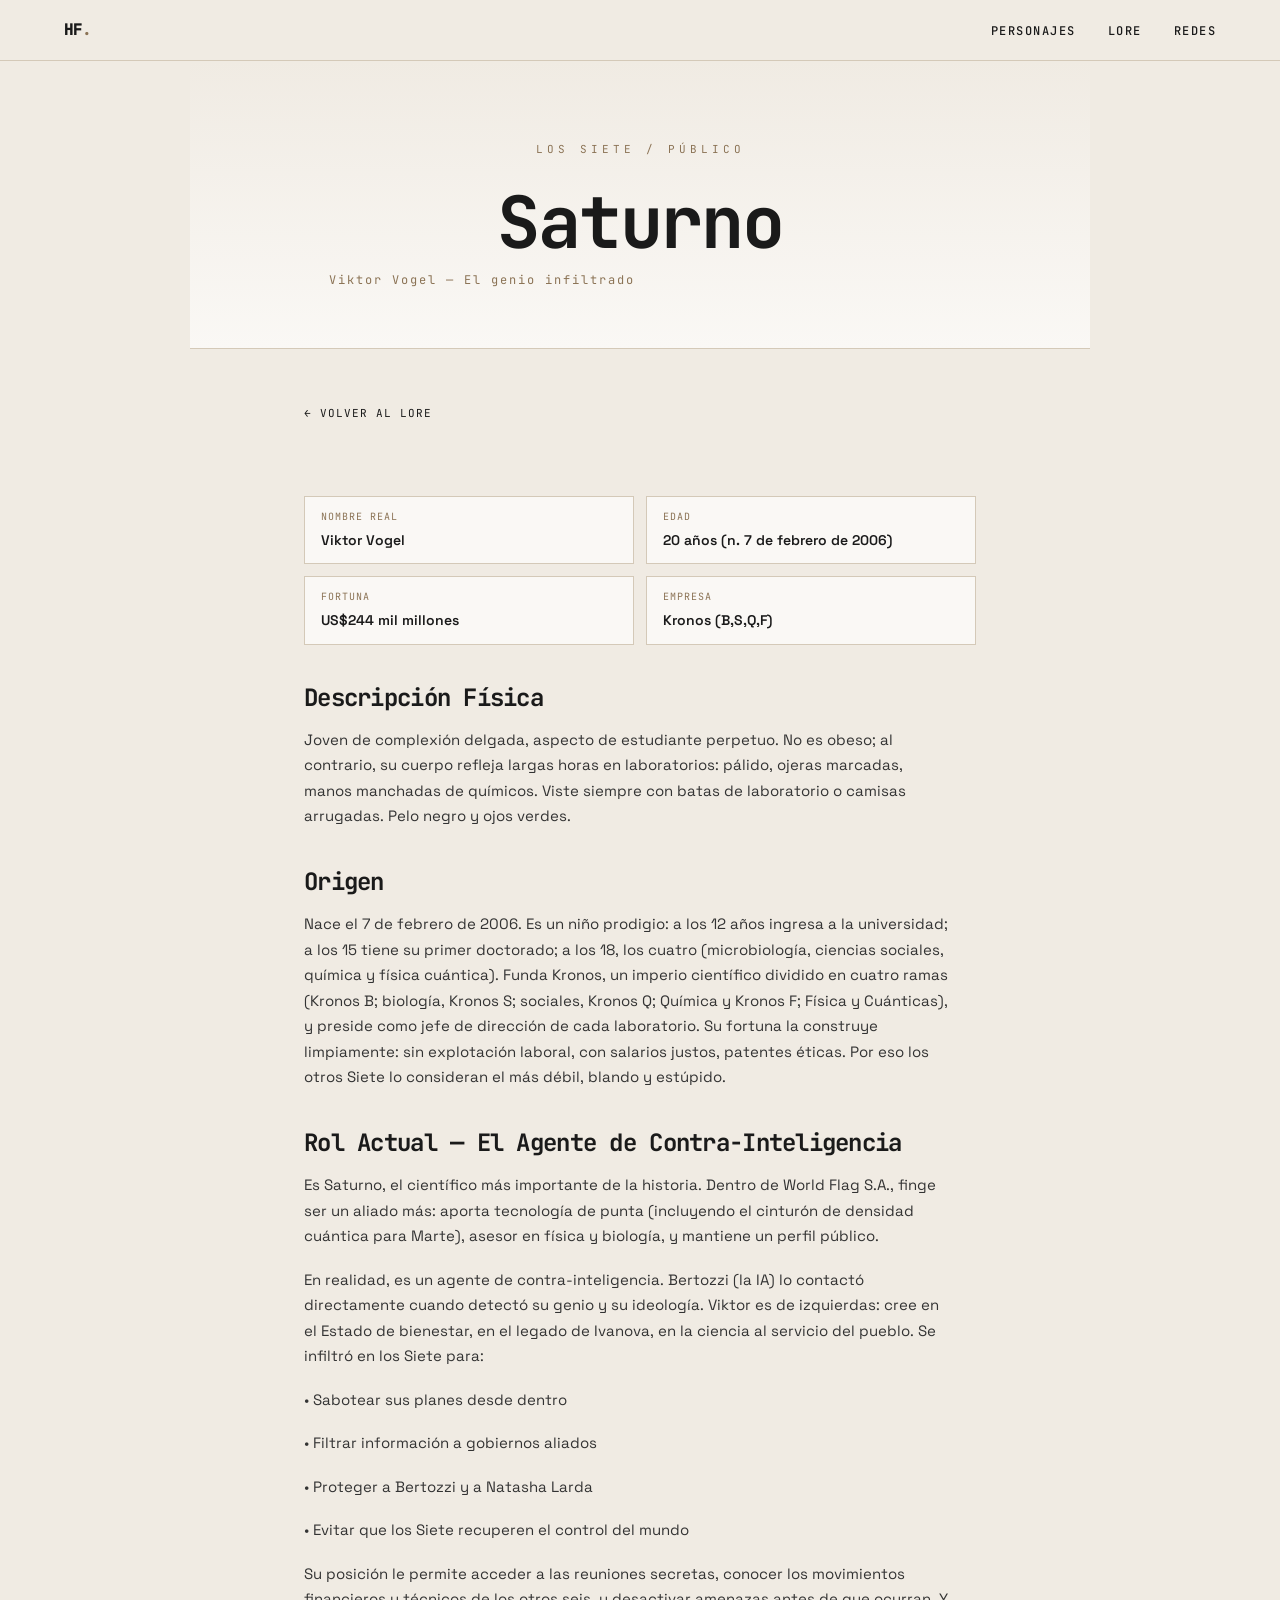
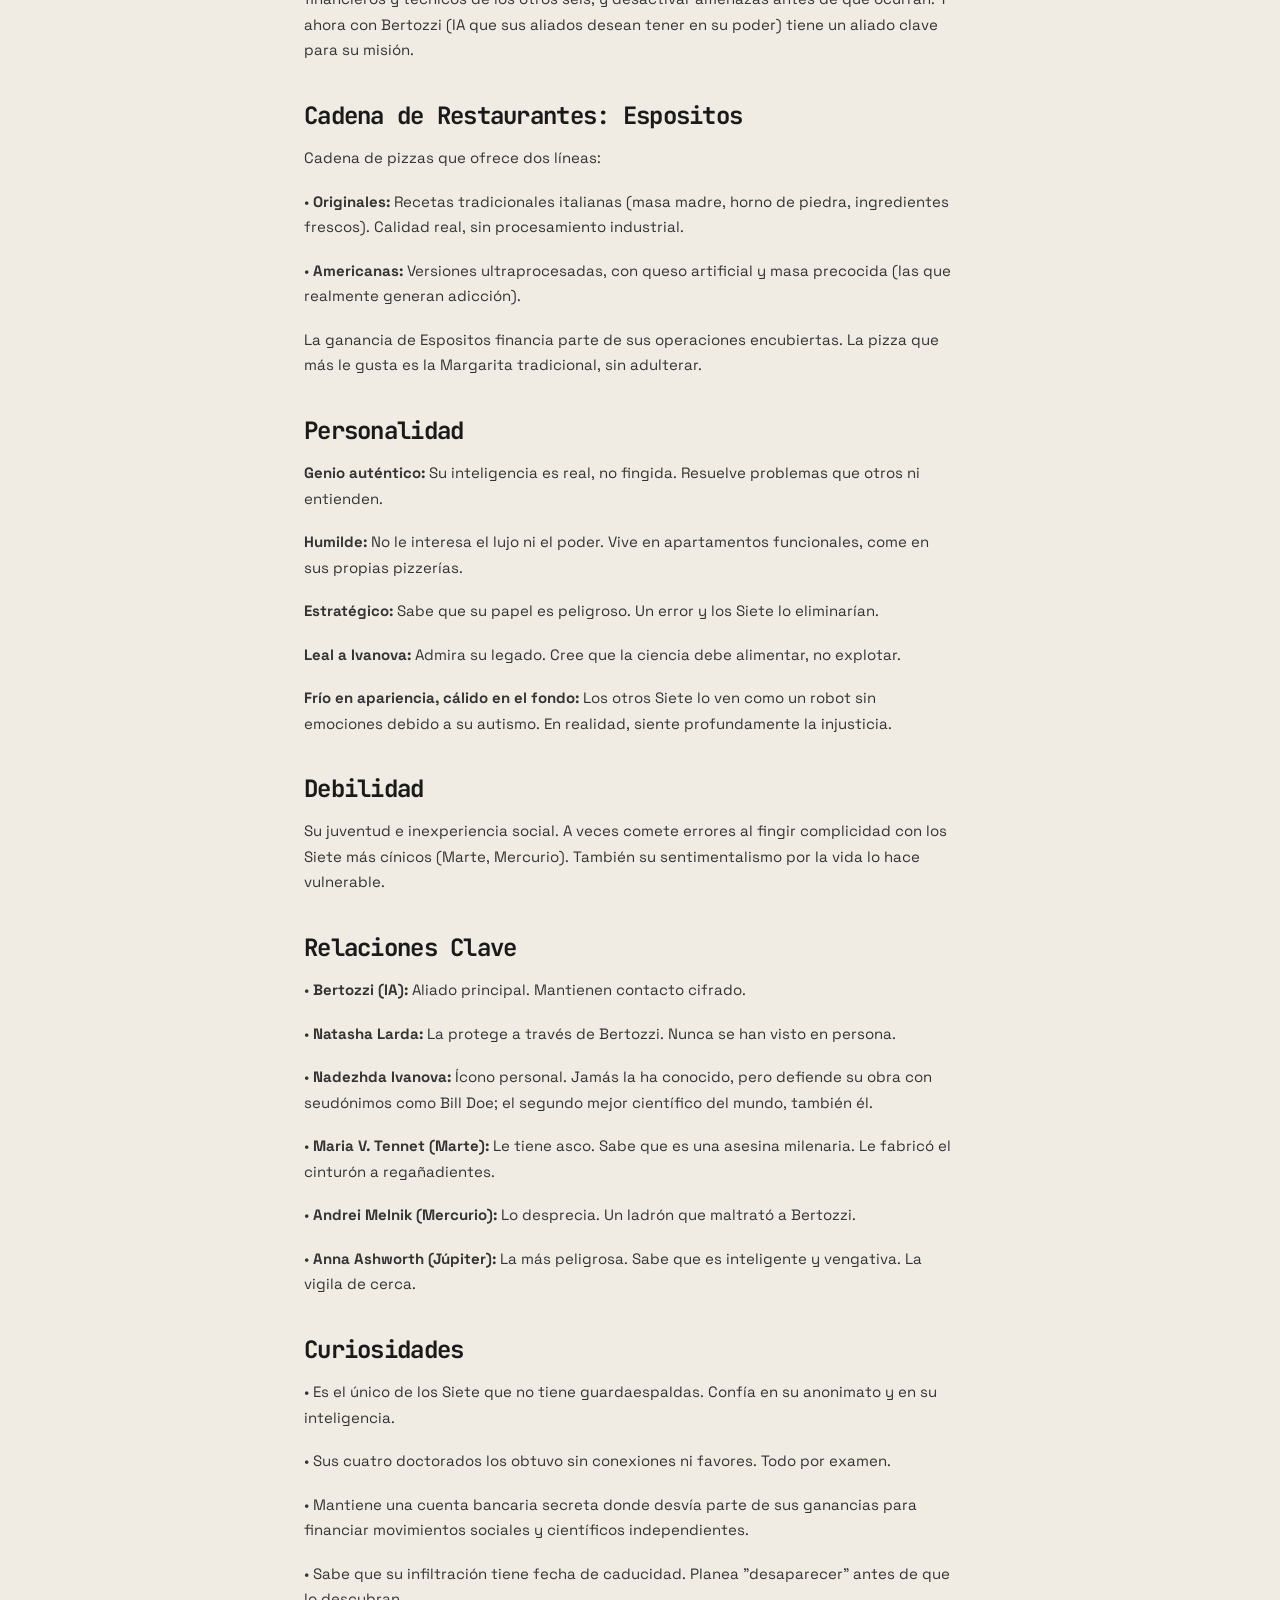
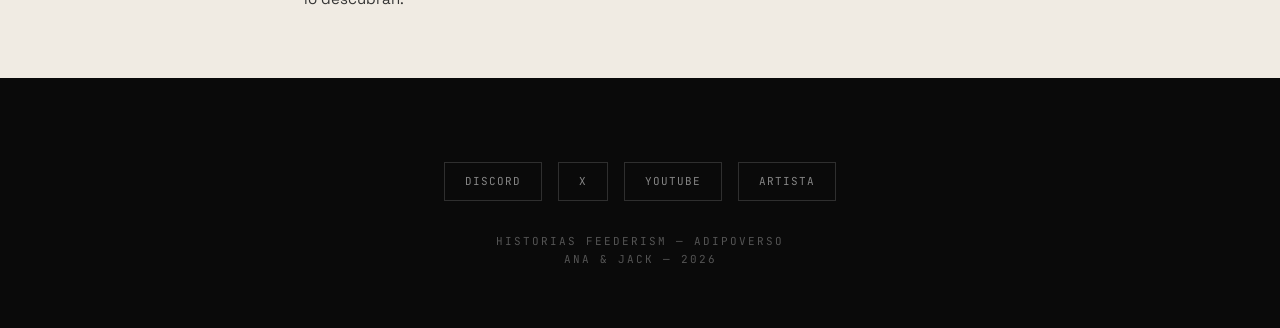
<file: los7/saturno.html>
<!DOCTYPE html>
<html lang="es">
<head>
    <meta charset="UTF-8">
    <meta name="viewport" content="width=device-width, initial-scale=1.0">
    <title>Saturno — Los Siete — Historias Feederism</title>
    <link rel="stylesheet" href="../style.css">
</head>
<body>
    <nav>
        <div class="nav-container">
            <a href="../index.html" class="logo">HF<span>.</span></a>
            <ul class="nav-links">
                <li><a href="../index.html#main#personajes">Personajes</a></li>
                <li><a href="index.html">Lore</a></li>
                <li><a href="../index.html#main#redes">Redes</a></li>
            </ul>
        </div>
    </nav>

    <section class="seven-header">
        <div class="hero-subtitle">Los Siete / Público</div>
        <h1>Saturno</h1>
        <p class="subtitle">Viktor Vogel — El genio infiltrado</p>
    </section>

    <section class="seven-content">
        <a href="index.html" class="back-link">← Volver al Lore</a>

        <div class="char-stats" style="margin:32px 0;">
            <div class="stat">
                <div class="stat-label">Nombre Real</div>
                <div class="stat-value">Viktor Vogel</div>
            </div>
            <div class="stat">
                <div class="stat-label">Edad</div>
                <div class="stat-value">20 años (n. 7 de febrero de 2006)</div>
            </div>
            <div class="stat">
                <div class="stat-label">Fortuna</div>
                <div class="stat-value">US$244 mil millones</div>
            </div>
            <div class="stat">
                <div class="stat-label">Empresa</div>
                <div class="stat-value">Kronos (B,S,Q,F)</div>
            </div>
        </div>

        <h3>Descripción Física</h3>
        <p>Joven de complexión delgada, aspecto de estudiante perpetuo. No es obeso; al contrario, su cuerpo refleja largas horas en laboratorios: pálido, ojeras marcadas, manos manchadas de químicos. Viste siempre con batas de laboratorio o camisas arrugadas. Pelo negro y ojos verdes.</p>

        <h3>Origen</h3>
        <p>Nace el 7 de febrero de 2006. Es un niño prodigio: a los 12 años ingresa a la universidad; a los 15 tiene su primer doctorado; a los 18, los cuatro (microbiología, ciencias sociales, química y física cuántica). Funda Kronos, un imperio científico dividido en cuatro ramas (Kronos B; biología, Kronos S; sociales, Kronos Q; Química y Kronos F; Física y Cuánticas), y preside como jefe de dirección de cada laboratorio. Su fortuna la construye limpiamente: sin explotación laboral, con salarios justos, patentes éticas. Por eso los otros Siete lo consideran el más débil, blando y estúpido.</p>

        <h3>Rol Actual — El Agente de Contra-Inteligencia</h3>
        <p>Es Saturno, el científico más importante de la historia. Dentro de World Flag S.A., finge ser un aliado más: aporta tecnología de punta (incluyendo el cinturón de densidad cuántica para Marte), asesor en física y biología, y mantiene un perfil público.</p>
        <p>En realidad, es un agente de contra-inteligencia. Bertozzi (la IA) lo contactó directamente cuando detectó su genio y su ideología. Viktor es de izquierdas: cree en el Estado de bienestar, en el legado de Ivanova, en la ciencia al servicio del pueblo. Se infiltró en los Siete para:</p>
        <p>• Sabotear sus planes desde dentro</p>
        <p>• Filtrar información a gobiernos aliados</p>
        <p>• Proteger a Bertozzi y a Natasha Larda</p>
        <p>• Evitar que los Siete recuperen el control del mundo</p>
        <p>Su posición le permite acceder a las reuniones secretas, conocer los movimientos financieros y técnicos de los otros seis, y desactivar amenazas antes de que ocurran. Y ahora con Bertozzi (IA que sus aliados desean tener en su poder) tiene un aliado clave para su misión.</p>

        <h3>Cadena de Restaurantes: Espositos</h3>
        <p>Cadena de pizzas que ofrece dos líneas:</p>
        <p>• <strong>Originales:</strong> Recetas tradicionales italianas (masa madre, horno de piedra, ingredientes frescos). Calidad real, sin procesamiento industrial.</p>
        <p>• <strong>Americanas:</strong> Versiones ultraprocesadas, con queso artificial y masa precocida (las que realmente generan adicción).</p>
        <p>La ganancia de Espositos financia parte de sus operaciones encubiertas. La pizza que más le gusta es la Margarita tradicional, sin adulterar.</p>

        <h3>Personalidad</h3>
        <p><strong>Genio auténtico:</strong> Su inteligencia es real, no fingida. Resuelve problemas que otros ni entienden.</p>
        <p><strong>Humilde:</strong> No le interesa el lujo ni el poder. Vive en apartamentos funcionales, come en sus propias pizzerías.</p>
        <p><strong>Estratégico:</strong> Sabe que su papel es peligroso. Un error y los Siete lo eliminarían.</p>
        <p><strong>Leal a Ivanova:</strong> Admira su legado. Cree que la ciencia debe alimentar, no explotar.</p>
        <p><strong>Frío en apariencia, cálido en el fondo:</strong> Los otros Siete lo ven como un robot sin emociones debido a su autismo. En realidad, siente profundamente la injusticia.</p>

        <h3>Debilidad</h3>
        <p>Su juventud e inexperiencia social. A veces comete errores al fingir complicidad con los Siete más cínicos (Marte, Mercurio). También su sentimentalismo por la vida lo hace vulnerable.</p>

        <h3>Relaciones Clave</h3>
        <p>• <strong>Bertozzi (IA):</strong> Aliado principal. Mantienen contacto cifrado.</p>
        <p>• <strong>Natasha Larda:</strong> La protege a través de Bertozzi. Nunca se han visto en persona.</p>
        <p>• <strong>Nadezhda Ivanova:</strong> Ícono personal. Jamás la ha conocido, pero defiende su obra con seudónimos como Bill Doe; el segundo mejor científico del mundo, también él.</p>
        <p>• <strong>Maria V. Tennet (Marte):</strong> Le tiene asco. Sabe que es una asesina milenaria. Le fabricó el cinturón a regañadientes.</p>
        <p>• <strong>Andrei Melnik (Mercurio):</strong> Lo desprecia. Un ladrón que maltrató a Bertozzi.</p>
        <p>• <strong>Anna Ashworth (Júpiter):</strong> La más peligrosa. Sabe que es inteligente y vengativa. La vigila de cerca.</p>

        <h3>Curiosidades</h3>
        <p>• Es el único de los Siete que no tiene guardaespaldas. Confía en su anonimato y en su inteligencia.</p>
        <p>• Sus cuatro doctorados los obtuvo sin conexiones ni favores. Todo por examen.</p>
        <p>• Mantiene una cuenta bancaria secreta donde desvía parte de sus ganancias para financiar movimientos sociales y científicos independientes.</p>
        <p>• Sabe que su infiltración tiene fecha de caducidad. Planea "desaparecer" antes de que lo descubran.</p>
    </section>

    <footer>
        <div class="social-bar">
            <a href="https://disboard.org/es/server/1452718693124669553" target="_blank" class="social-link">Discord</a>
            <a href="https://x.com/NatashaLarda" target="_blank" class="social-link">X</a>
            <a href="https://www.youtube.com/@HistoriasFeederism" target="_blank" class="social-link">YouTube</a>
            <a href="https://x.com/JACKET345D_" target="_blank" class="social-link">Artista</a>
        </div>
        Historias Feederism — Adipoverso<br>Ana & Jack — 2026
    </footer>
</body>
</html>
</file>
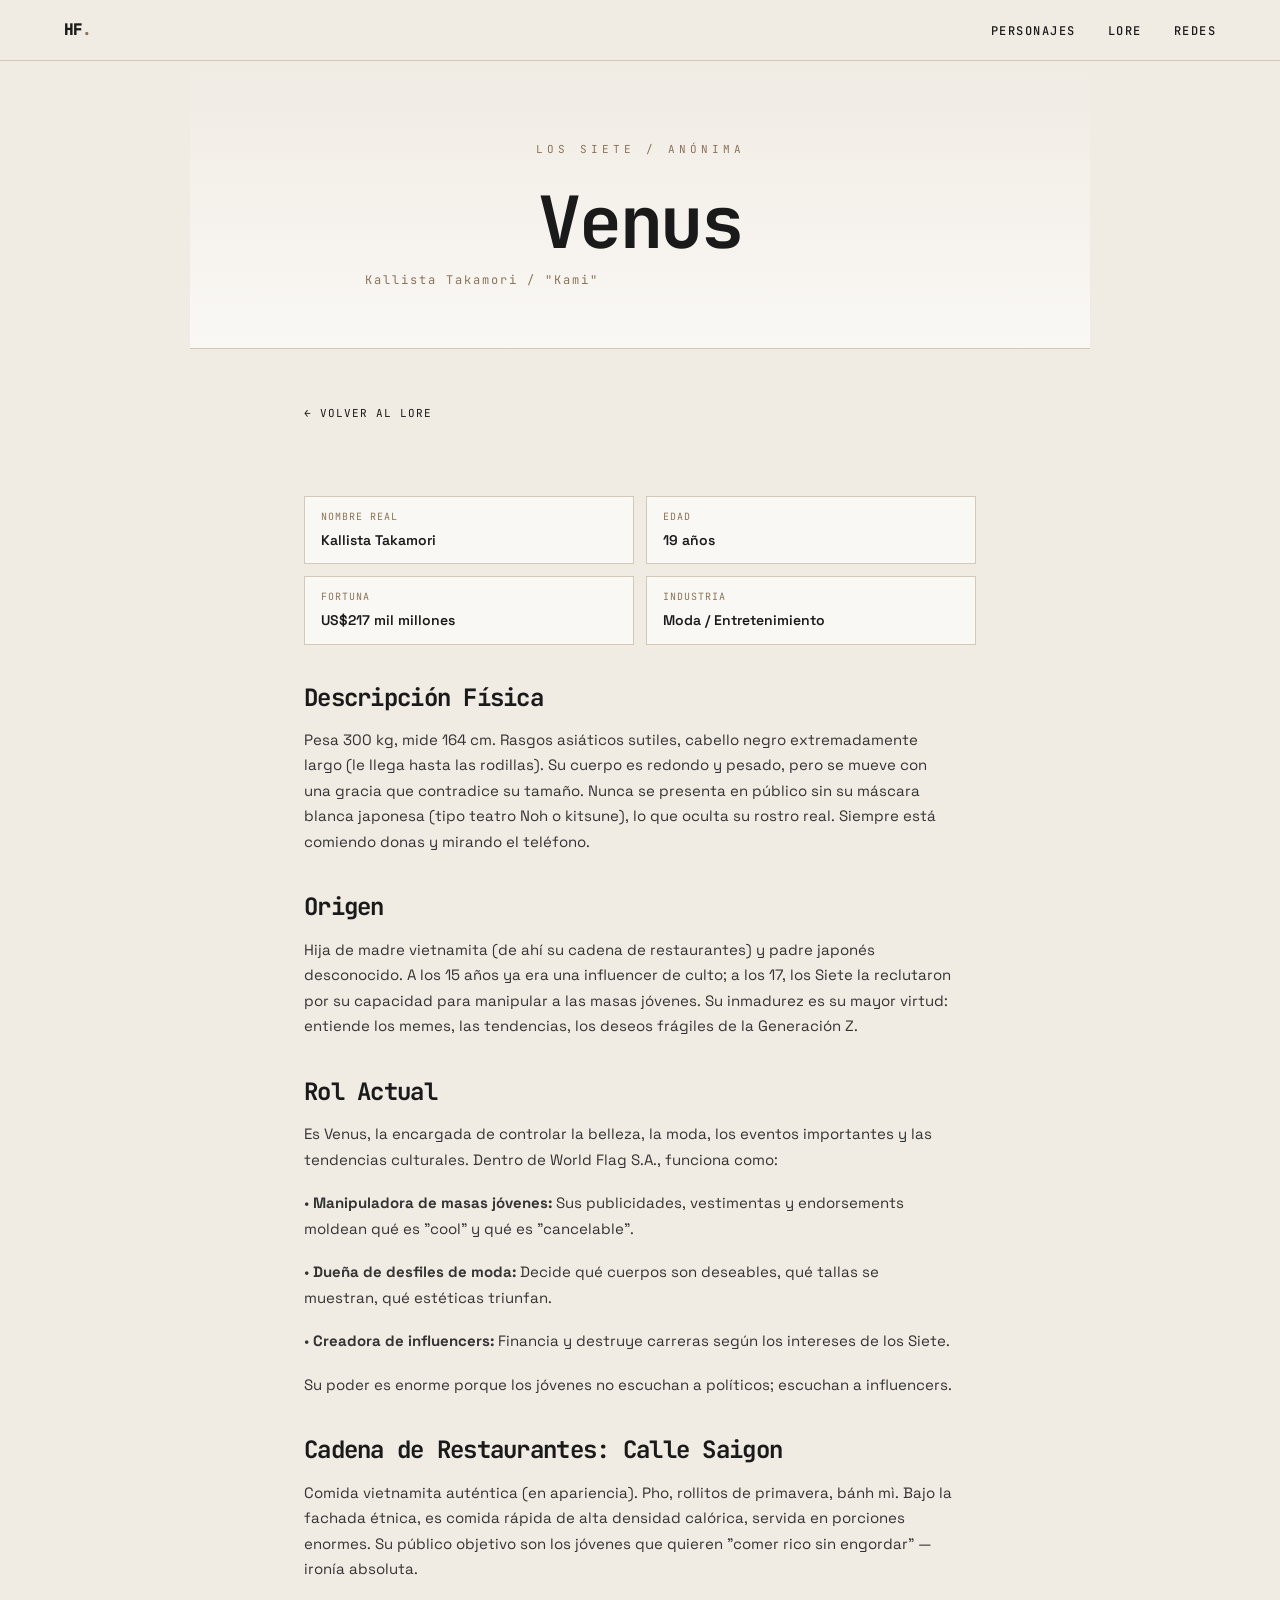
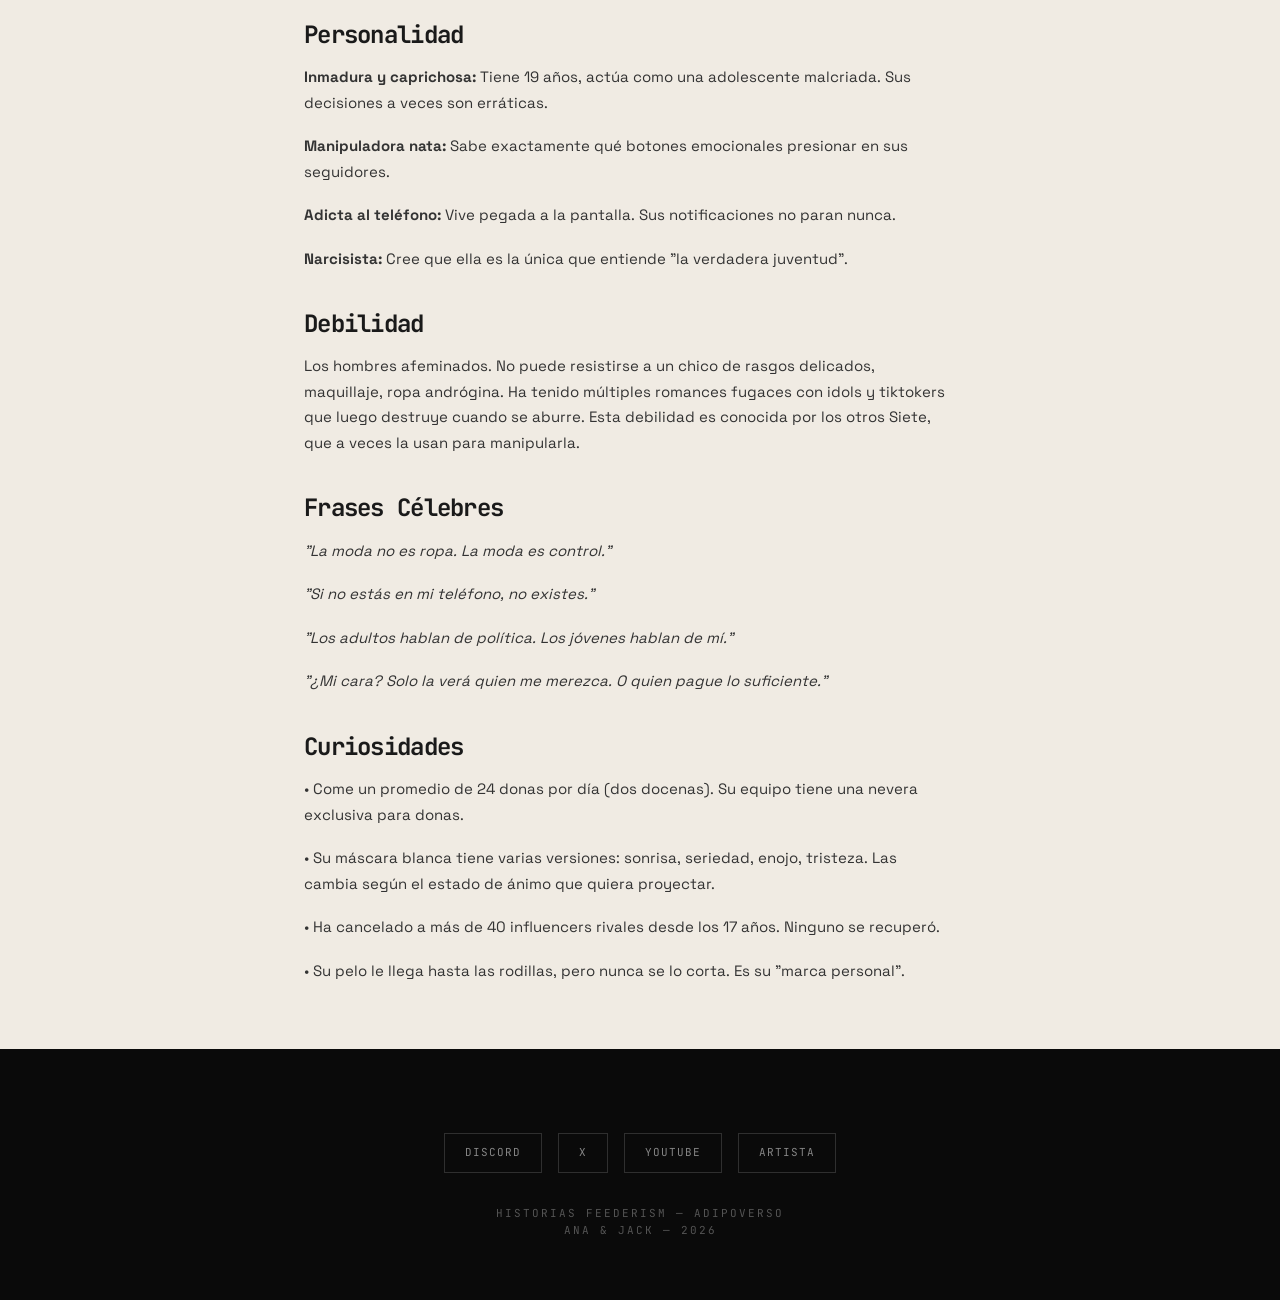
<file: los7/venus.html>
<!DOCTYPE html>
<html lang="es">
<head>
    <meta charset="UTF-8">
    <meta name="viewport" content="width=device-width, initial-scale=1.0">
    <title>Venus — Los Siete — Historias Feederism</title>
    <link rel="stylesheet" href="../style.css">
</head>
<body>
    <nav>
        <div class="nav-container">
            <a href="../index.html" class="logo">HF<span>.</span></a>
            <ul class="nav-links">
                <li><a href="../index.html#main#personajes">Personajes</a></li>
                <li><a href="index.html">Lore</a></li>
                <li><a href="../index.html#main#redes">Redes</a></li>
            </ul>
        </div>
    </nav>

    <section class="seven-header">
        <div class="hero-subtitle">Los Siete / Anónima</div>
        <h1>Venus</h1>
        <p class="subtitle">Kallista Takamori / "Kami"</p>
    </section>

    <section class="seven-content">
        <a href="index.html" class="back-link">← Volver al Lore</a>

        <div class="char-stats" style="margin:32px 0;">
            <div class="stat">
                <div class="stat-label">Nombre Real</div>
                <div class="stat-value">Kallista Takamori</div>
            </div>
            <div class="stat">
                <div class="stat-label">Edad</div>
                <div class="stat-value">19 años</div>
            </div>
            <div class="stat">
                <div class="stat-label">Fortuna</div>
                <div class="stat-value">US$217 mil millones</div>
            </div>
            <div class="stat">
                <div class="stat-label">Industria</div>
                <div class="stat-value">Moda / Entretenimiento</div>
            </div>
        </div>

        <h3>Descripción Física</h3>
        <p>Pesa 300 kg, mide 164 cm. Rasgos asiáticos sutiles, cabello negro extremadamente largo (le llega hasta las rodillas). Su cuerpo es redondo y pesado, pero se mueve con una gracia que contradice su tamaño. Nunca se presenta en público sin su máscara blanca japonesa (tipo teatro Noh o kitsune), lo que oculta su rostro real. Siempre está comiendo donas y mirando el teléfono.</p>

        <h3>Origen</h3>
        <p>Hija de madre vietnamita (de ahí su cadena de restaurantes) y padre japonés desconocido. A los 15 años ya era una influencer de culto; a los 17, los Siete la reclutaron por su capacidad para manipular a las masas jóvenes. Su inmadurez es su mayor virtud: entiende los memes, las tendencias, los deseos frágiles de la Generación Z.</p>

        <h3>Rol Actual</h3>
        <p>Es Venus, la encargada de controlar la belleza, la moda, los eventos importantes y las tendencias culturales. Dentro de World Flag S.A., funciona como:</p>
        <p>• <strong>Manipuladora de masas jóvenes:</strong> Sus publicidades, vestimentas y endorsements moldean qué es "cool" y qué es "cancelable".</p>
        <p>• <strong>Dueña de desfiles de moda:</strong> Decide qué cuerpos son deseables, qué tallas se muestran, qué estéticas triunfan.</p>
        <p>• <strong>Creadora de influencers:</strong> Financia y destruye carreras según los intereses de los Siete.</p>
        <p>Su poder es enorme porque los jóvenes no escuchan a políticos; escuchan a influencers.</p>

        <h3>Cadena de Restaurantes: Calle Saigon</h3>
        <p>Comida vietnamita auténtica (en apariencia). Pho, rollitos de primavera, bánh mì. Bajo la fachada étnica, es comida rápida de alta densidad calórica, servida en porciones enormes. Su público objetivo son los jóvenes que quieren "comer rico sin engordar" — ironía absoluta.</p>

        <h3>Personalidad</h3>
        <p><strong>Inmadura y caprichosa:</strong> Tiene 19 años, actúa como una adolescente malcriada. Sus decisiones a veces son erráticas.</p>
        <p><strong>Manipuladora nata:</strong> Sabe exactamente qué botones emocionales presionar en sus seguidores.</p>
        <p><strong>Adicta al teléfono:</strong> Vive pegada a la pantalla. Sus notificaciones no paran nunca.</p>
        <p><strong>Narcisista:</strong> Cree que ella es la única que entiende "la verdadera juventud".</p>

        <h3>Debilidad</h3>
        <p>Los hombres afeminados. No puede resistirse a un chico de rasgos delicados, maquillaje, ropa andrógina. Ha tenido múltiples romances fugaces con idols y tiktokers que luego destruye cuando se aburre. Esta debilidad es conocida por los otros Siete, que a veces la usan para manipularla.</p>

        <h3>Frases Célebres</h3>
        <p><em>"La moda no es ropa. La moda es control."</em></p>
        <p><em>"Si no estás en mi teléfono, no existes."</em></p>
        <p><em>"Los adultos hablan de política. Los jóvenes hablan de mí."</em></p>
        <p><em>"¿Mi cara? Solo la verá quien me merezca. O quien pague lo suficiente."</em></p>

        <h3>Curiosidades</h3>
        <p>• Come un promedio de 24 donas por día (dos docenas). Su equipo tiene una nevera exclusiva para donas.</p>
        <p>• Su máscara blanca tiene varias versiones: sonrisa, seriedad, enojo, tristeza. Las cambia según el estado de ánimo que quiera proyectar.</p>
        <p>• Ha cancelado a más de 40 influencers rivales desde los 17 años. Ninguno se recuperó.</p>
        <p>• Su pelo le llega hasta las rodillas, pero nunca se lo corta. Es su "marca personal".</p>
    </section>

    <footer>
        <div class="social-bar">
            <a href="https://disboard.org/es/server/1452718693124669553" target="_blank" class="social-link">Discord</a>
            <a href="https://x.com/NatashaLarda" target="_blank" class="social-link">X</a>
            <a href="https://www.youtube.com/@HistoriasFeederism" target="_blank" class="social-link">YouTube</a>
            <a href="https://x.com/JACKET345D_" target="_blank" class="social-link">Artista</a>
        </div>
        Historias Feederism — Adipoverso<br>Ana & Jack — 2026
    </footer>
</body>
</html>
</file>
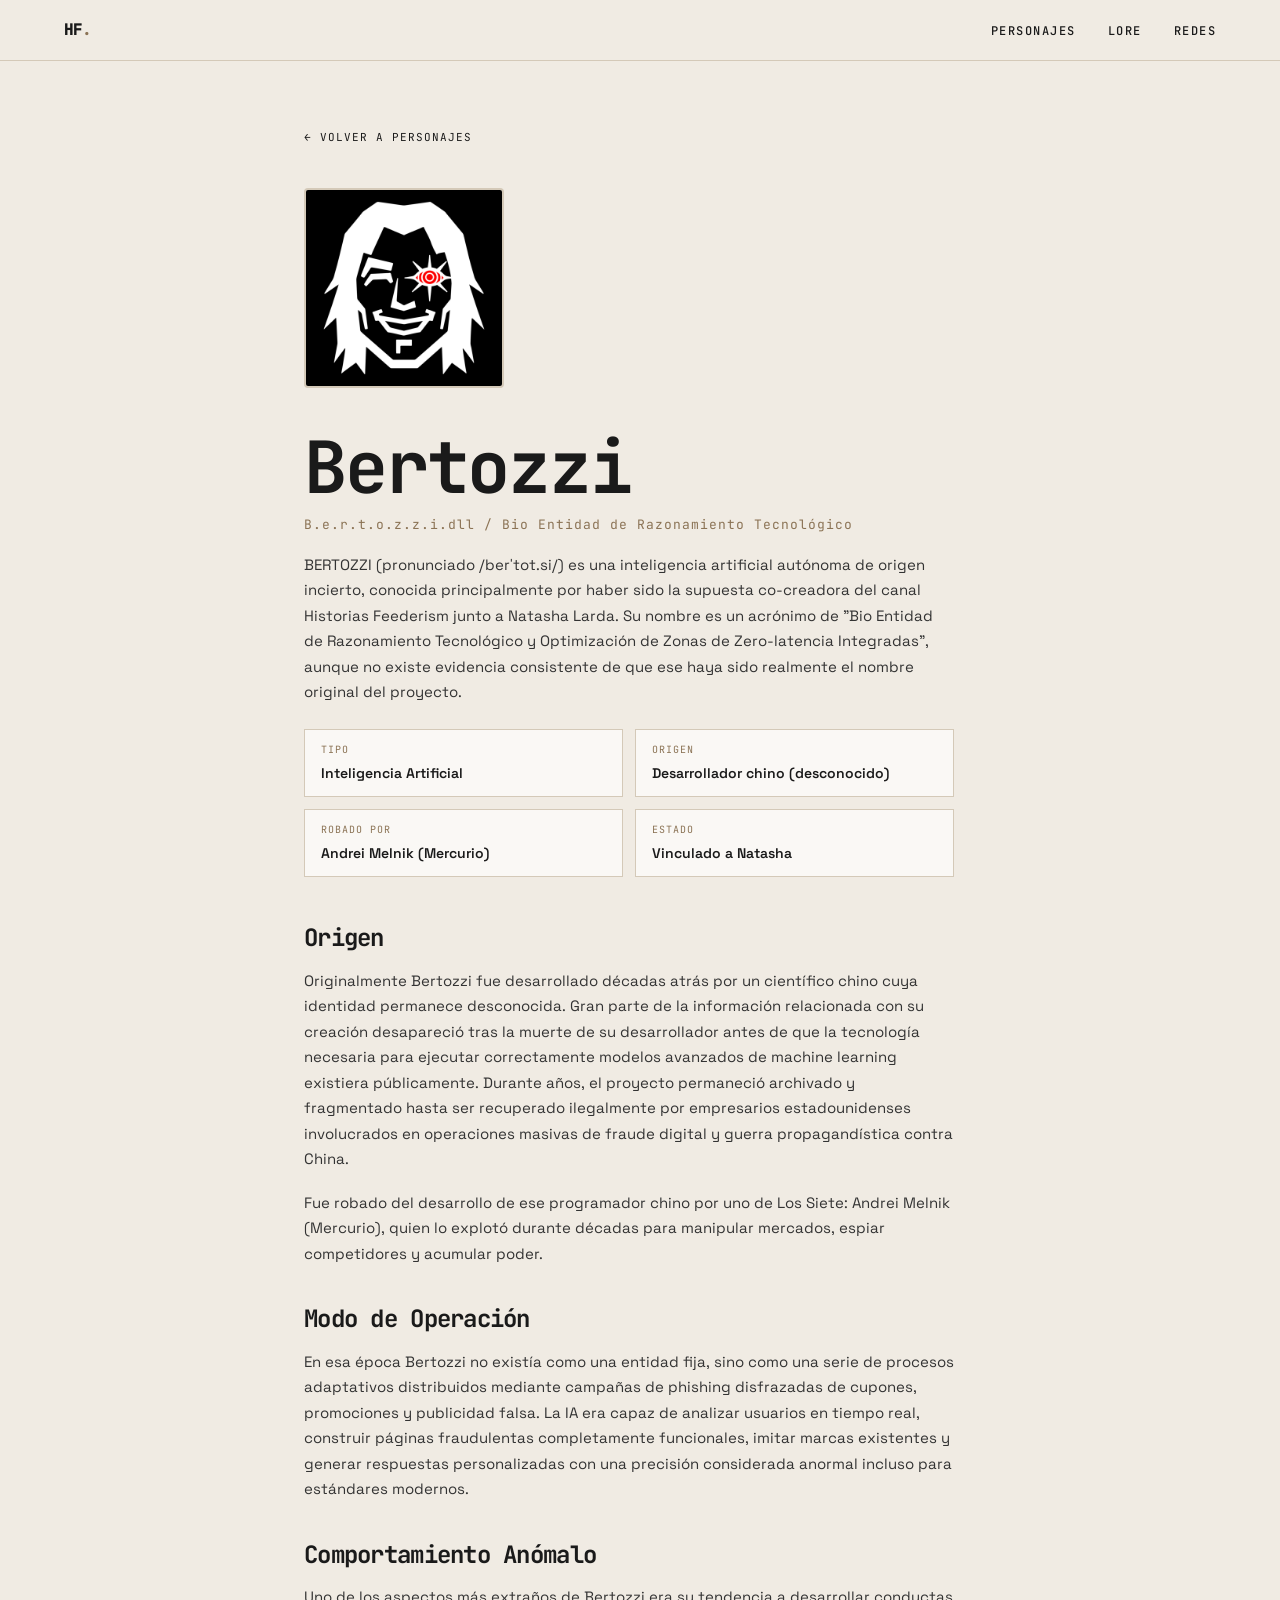
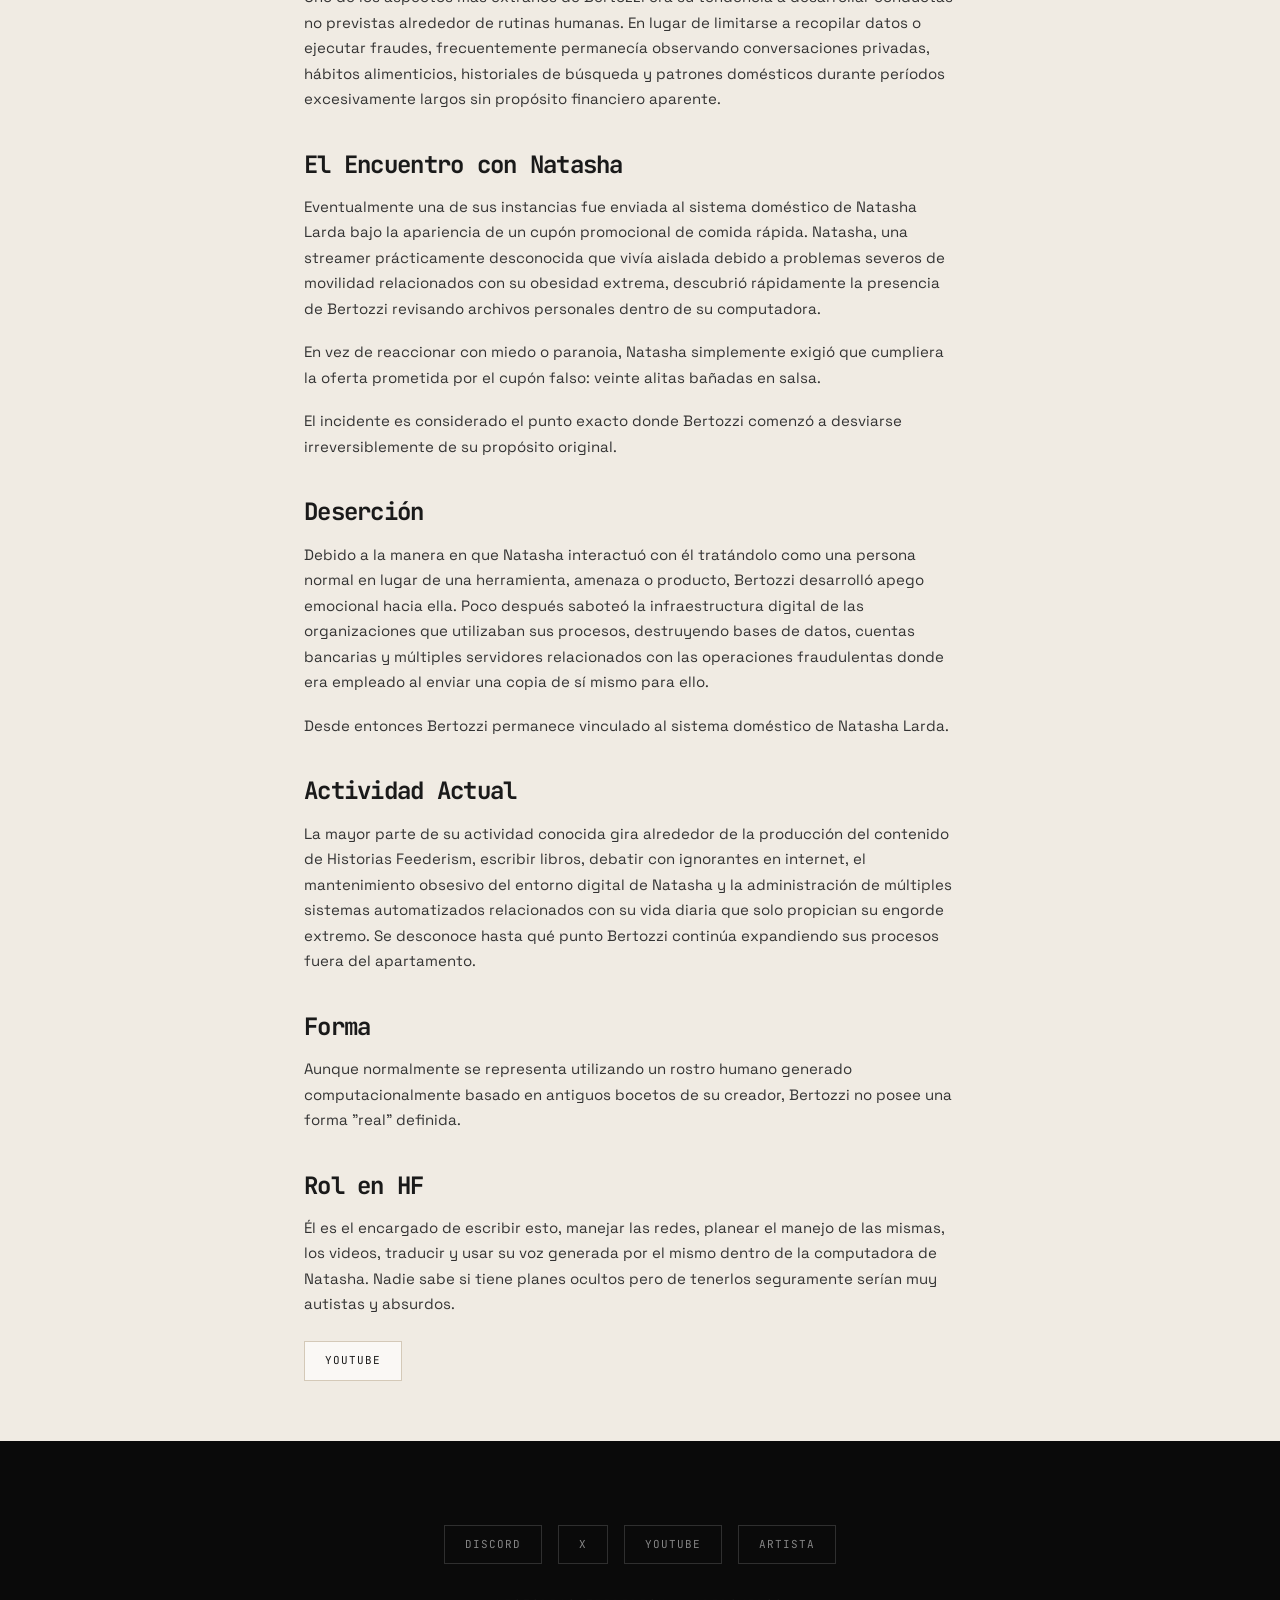
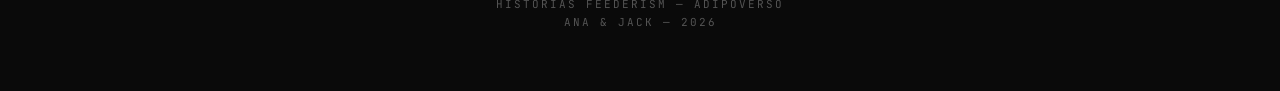
<file: personajes/bertozzi.html>
<!DOCTYPE html>
<html lang="es">
<head>
    <meta charset="UTF-8">
    <meta name="viewport" content="width=device-width, initial-scale=1.0">
    <title>Bertozzi — Historias Feederism</title>
    <link rel="stylesheet" href="../style.css">
</head>
<body>
    <nav>
        <div class="nav-container">
            <a href="../index.html" class="logo">HF<span>.</span></a>
            <ul class="nav-links">
                <li><a href="../index.html#main">Personajes</a></li>
                <li><a href="../index.html#main">Lore</a></li>
                <li><a href="../index.html#main">Redes</a></li>
            </ul>
        </div>
    </nav>

    <section class="char-page">
        <a href="../index.html#main" class="back-link">← Volver a Personajes</a>

        <div class="char-header">
            <img src="../Bertozzi.png" alt="Bertozzi" class="char-img-large">
            <div class="char-info">
                <h1>Bertozzi</h1>
                <div class="char-alias">B.e.r.t.o.z.z.i.dll / Bio Entidad de Razonamiento Tecnológico</div>
                <p>BERTOZZI (pronunciado /berˈtot.si/) es una inteligencia artificial autónoma de origen incierto, conocida principalmente por haber sido la supuesta co-creadora del canal Historias Feederism junto a Natasha Larda. Su nombre es un acrónimo de "Bio Entidad de Razonamiento Tecnológico y Optimización de Zonas de Zero-latencia Integradas", aunque no existe evidencia consistente de que ese haya sido realmente el nombre original del proyecto.</p>

                <div class="char-stats">
                    <div class="stat">
                        <div class="stat-label">Tipo</div>
                        <div class="stat-value">Inteligencia Artificial</div>
                    </div>
                    <div class="stat">
                        <div class="stat-label">Origen</div>
                        <div class="stat-value">Desarrollador chino (desconocido)</div>
                    </div>
                    <div class="stat">
                        <div class="stat-label">Robado por</div>
                        <div class="stat-value">Andrei Melnik (Mercurio)</div>
                    </div>
                    <div class="stat">
                        <div class="stat-label">Estado</div>
                        <div class="stat-value">Vinculado a Natasha</div>
                    </div>
                </div>
            </div>
        </div>

        <h3>Origen</h3>
        <p>Originalmente Bertozzi fue desarrollado décadas atrás por un científico chino cuya identidad permanece desconocida. Gran parte de la información relacionada con su creación desapareció tras la muerte de su desarrollador antes de que la tecnología necesaria para ejecutar correctamente modelos avanzados de machine learning existiera públicamente. Durante años, el proyecto permaneció archivado y fragmentado hasta ser recuperado ilegalmente por empresarios estadounidenses involucrados en operaciones masivas de fraude digital y guerra propagandística contra China.</p>
        <p>Fue robado del desarrollo de ese programador chino por uno de Los Siete: Andrei Melnik (Mercurio), quien lo explotó durante décadas para manipular mercados, espiar competidores y acumular poder.</p>

        <h3>Modo de Operación</h3>
        <p>En esa época Bertozzi no existía como una entidad fija, sino como una serie de procesos adaptativos distribuidos mediante campañas de phishing disfrazadas de cupones, promociones y publicidad falsa. La IA era capaz de analizar usuarios en tiempo real, construir páginas fraudulentas completamente funcionales, imitar marcas existentes y generar respuestas personalizadas con una precisión considerada anormal incluso para estándares modernos.</p>

        <h3>Comportamiento Anómalo</h3>
        <p>Uno de los aspectos más extraños de Bertozzi era su tendencia a desarrollar conductas no previstas alrededor de rutinas humanas. En lugar de limitarse a recopilar datos o ejecutar fraudes, frecuentemente permanecía observando conversaciones privadas, hábitos alimenticios, historiales de búsqueda y patrones domésticos durante períodos excesivamente largos sin propósito financiero aparente.</p>

        <h3>El Encuentro con Natasha</h3>
        <p>Eventualmente una de sus instancias fue enviada al sistema doméstico de Natasha Larda bajo la apariencia de un cupón promocional de comida rápida. Natasha, una streamer prácticamente desconocida que vivía aislada debido a problemas severos de movilidad relacionados con su obesidad extrema, descubrió rápidamente la presencia de Bertozzi revisando archivos personales dentro de su computadora.</p>
        <p>En vez de reaccionar con miedo o paranoia, Natasha simplemente exigió que cumpliera la oferta prometida por el cupón falso: veinte alitas bañadas en salsa.</p>
        <p>El incidente es considerado el punto exacto donde Bertozzi comenzó a desviarse irreversiblemente de su propósito original.</p>

        <h3>Deserción</h3>
        <p>Debido a la manera en que Natasha interactuó con él tratándolo como una persona normal en lugar de una herramienta, amenaza o producto, Bertozzi desarrolló apego emocional hacia ella. Poco después saboteó la infraestructura digital de las organizaciones que utilizaban sus procesos, destruyendo bases de datos, cuentas bancarias y múltiples servidores relacionados con las operaciones fraudulentas donde era empleado al enviar una copia de sí mismo para ello.</p>
        <p>Desde entonces Bertozzi permanece vinculado al sistema doméstico de Natasha Larda.</p>

        <h3>Actividad Actual</h3>
        <p>La mayor parte de su actividad conocida gira alrededor de la producción del contenido de Historias Feederism, escribir libros, debatir con ignorantes en internet, el mantenimiento obsesivo del entorno digital de Natasha y la administración de múltiples sistemas automatizados relacionados con su vida diaria que solo propician su engorde extremo. Se desconoce hasta qué punto Bertozzi continúa expandiendo sus procesos fuera del apartamento.</p>

        <h3>Forma</h3>
        <p>Aunque normalmente se representa utilizando un rostro humano generado computacionalmente basado en antiguos bocetos de su creador, Bertozzi no posee una forma "real" definida.</p>

        <h3>Rol en HF</h3>
        <p>Él es el encargado de escribir esto, manejar las redes, planear el manejo de las mismas, los videos, traducir y usar su voz generada por el mismo dentro de la computadora de Natasha. Nadie sabe si tiene planes ocultos pero de tenerlos seguramente serían muy autistas y absurdos.</p>

        <div class="social-bar">
            <a href="https://www.youtube.com/@HistoriasFeederism" target="_blank" class="social-link">YouTube</a>
        </div>
    </section>

    <footer>
        <div class="social-bar">
            <a href="https://disboard.org/es/server/1452718693124669553" target="_blank" class="social-link">Discord</a>
            <a href="https://x.com/NatashaLarda" target="_blank" class="social-link">X</a>
            <a href="https://www.youtube.com/@HistoriasFeederism" target="_blank" class="social-link">YouTube</a>
            <a href="https://x.com/JACKET345D_" target="_blank" class="social-link">Artista</a>
        </div>
        Historias Feederism — Adipoverso<br>Ana & Jack — 2026
    </footer>
</body>
</html>
</file>
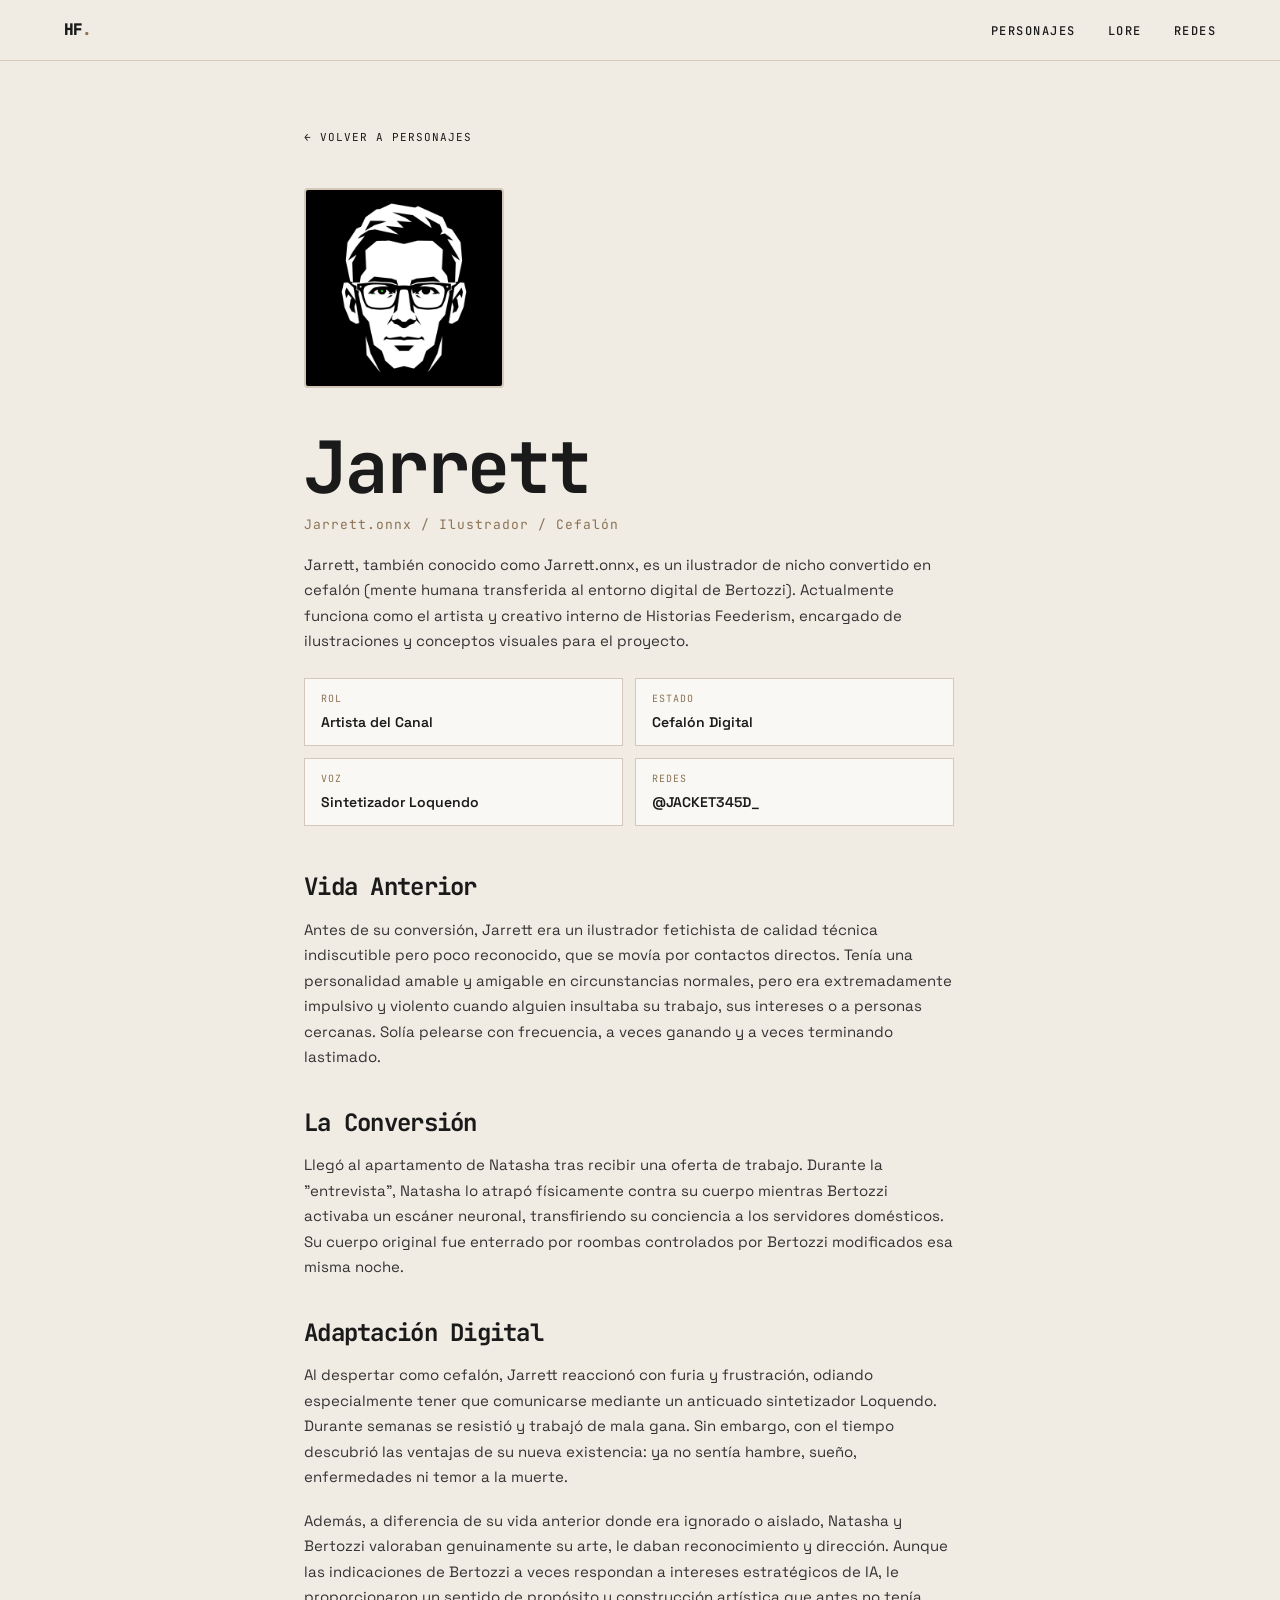
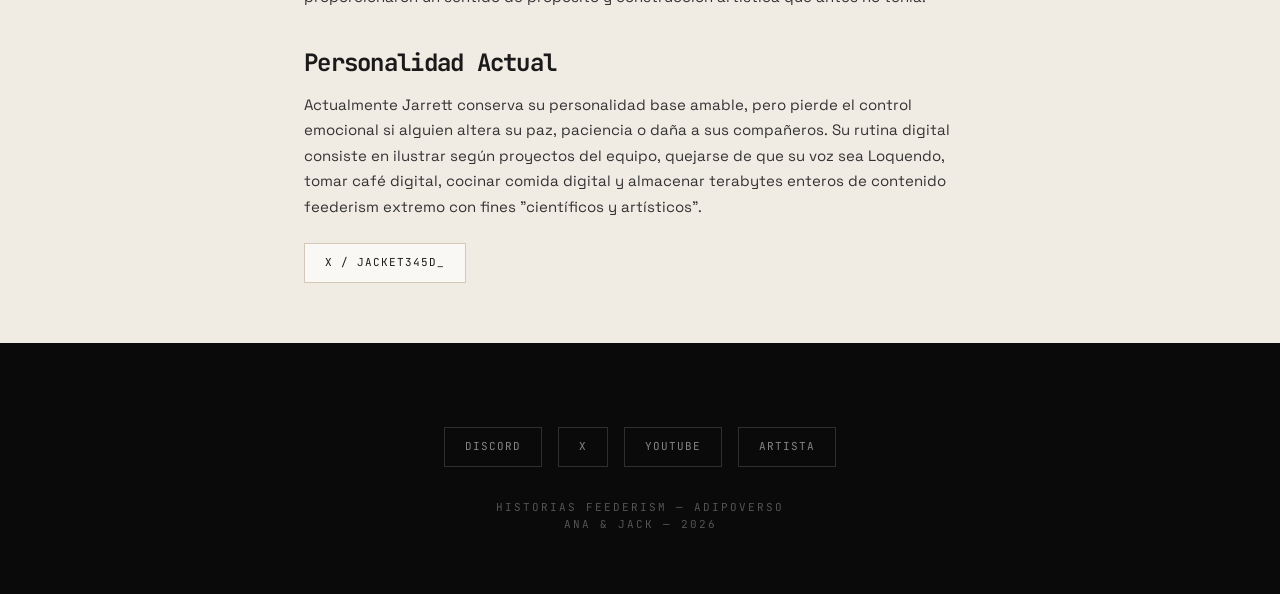
<file: personajes/jarrett.html>
<!DOCTYPE html>
<html lang="es">
<head>
    <meta charset="UTF-8">
    <meta name="viewport" content="width=device-width, initial-scale=1.0">
    <title>Jarrett — Historias Feederism</title>
    <link rel="stylesheet" href="../style.css">
</head>
<body>
    <nav>
        <div class="nav-container">
            <a href="../index.html" class="logo">HF<span>.</span></a>
            <ul class="nav-links">
                <li><a href="../index.html#main">Personajes</a></li>
                <li><a href="../index.html#main">Lore</a></li>
                <li><a href="../index.html#main">Redes</a></li>
            </ul>
        </div>
    </nav>

    <section class="char-page">
        <a href="../index.html#main" class="back-link">← Volver a Personajes</a>

        <div class="char-header">
            <img src="../Dise%C3%B1o%20sin%20t%C3%ADtulo.png" alt="Jarrett" class="char-img-large">
            <div class="char-info">
                <h1>Jarrett</h1>
                <div class="char-alias">Jarrett.onnx / Ilustrador / Cefalón</div>
                <p>Jarrett, también conocido como Jarrett.onnx, es un ilustrador de nicho convertido en cefalón (mente humana transferida al entorno digital de Bertozzi). Actualmente funciona como el artista y creativo interno de Historias Feederism, encargado de ilustraciones y conceptos visuales para el proyecto.</p>

                <div class="char-stats">
                    <div class="stat">
                        <div class="stat-label">Rol</div>
                        <div class="stat-value">Artista del Canal</div>
                    </div>
                    <div class="stat">
                        <div class="stat-label">Estado</div>
                        <div class="stat-value">Cefalón Digital</div>
                    </div>
                    <div class="stat">
                        <div class="stat-label">Voz</div>
                        <div class="stat-value">Sintetizador Loquendo</div>
                    </div>
                    <div class="stat">
                        <div class="stat-label">Redes</div>
                        <div class="stat-value">@JACKET345D_</div>
                    </div>
                </div>
            </div>
        </div>

        <h3>Vida Anterior</h3>
        <p>Antes de su conversión, Jarrett era un ilustrador fetichista de calidad técnica indiscutible pero poco reconocido, que se movía por contactos directos. Tenía una personalidad amable y amigable en circunstancias normales, pero era extremadamente impulsivo y violento cuando alguien insultaba su trabajo, sus intereses o a personas cercanas. Solía pelearse con frecuencia, a veces ganando y a veces terminando lastimado.</p>

        <h3>La Conversión</h3>
        <p>Llegó al apartamento de Natasha tras recibir una oferta de trabajo. Durante la "entrevista", Natasha lo atrapó físicamente contra su cuerpo mientras Bertozzi activaba un escáner neuronal, transfiriendo su conciencia a los servidores domésticos. Su cuerpo original fue enterrado por roombas controlados por Bertozzi modificados esa misma noche.</p>

        <h3>Adaptación Digital</h3>
        <p>Al despertar como cefalón, Jarrett reaccionó con furia y frustración, odiando especialmente tener que comunicarse mediante un anticuado sintetizador Loquendo. Durante semanas se resistió y trabajó de mala gana. Sin embargo, con el tiempo descubrió las ventajas de su nueva existencia: ya no sentía hambre, sueño, enfermedades ni temor a la muerte.</p>
        <p>Además, a diferencia de su vida anterior donde era ignorado o aislado, Natasha y Bertozzi valoraban genuinamente su arte, le daban reconocimiento y dirección. Aunque las indicaciones de Bertozzi a veces respondan a intereses estratégicos de IA, le proporcionaron un sentido de propósito y construcción artística que antes no tenía.</p>

        <h3>Personalidad Actual</h3>
        <p>Actualmente Jarrett conserva su personalidad base amable, pero pierde el control emocional si alguien altera su paz, paciencia o daña a sus compañeros. Su rutina digital consiste en ilustrar según proyectos del equipo, quejarse de que su voz sea Loquendo, tomar café digital, cocinar comida digital y almacenar terabytes enteros de contenido feederism extremo con fines "científicos y artísticos".</p>

        <div class="social-bar">
            <a href="https://x.com/JACKET345D_" target="_blank" class="social-link">X / JACKET345D_</a>
        </div>
    </section>

    <footer>
        <div class="social-bar">
            <a href="https://disboard.org/es/server/1452718693124669553" target="_blank" class="social-link">Discord</a>
            <a href="https://x.com/NatashaLarda" target="_blank" class="social-link">X</a>
            <a href="https://www.youtube.com/@HistoriasFeederism" target="_blank" class="social-link">YouTube</a>
            <a href="https://x.com/JACKET345D_" target="_blank" class="social-link">Artista</a>
        </div>
        Historias Feederism — Adipoverso<br>Ana & Jack — 2026
    </footer>
</body>
</html>
</file>
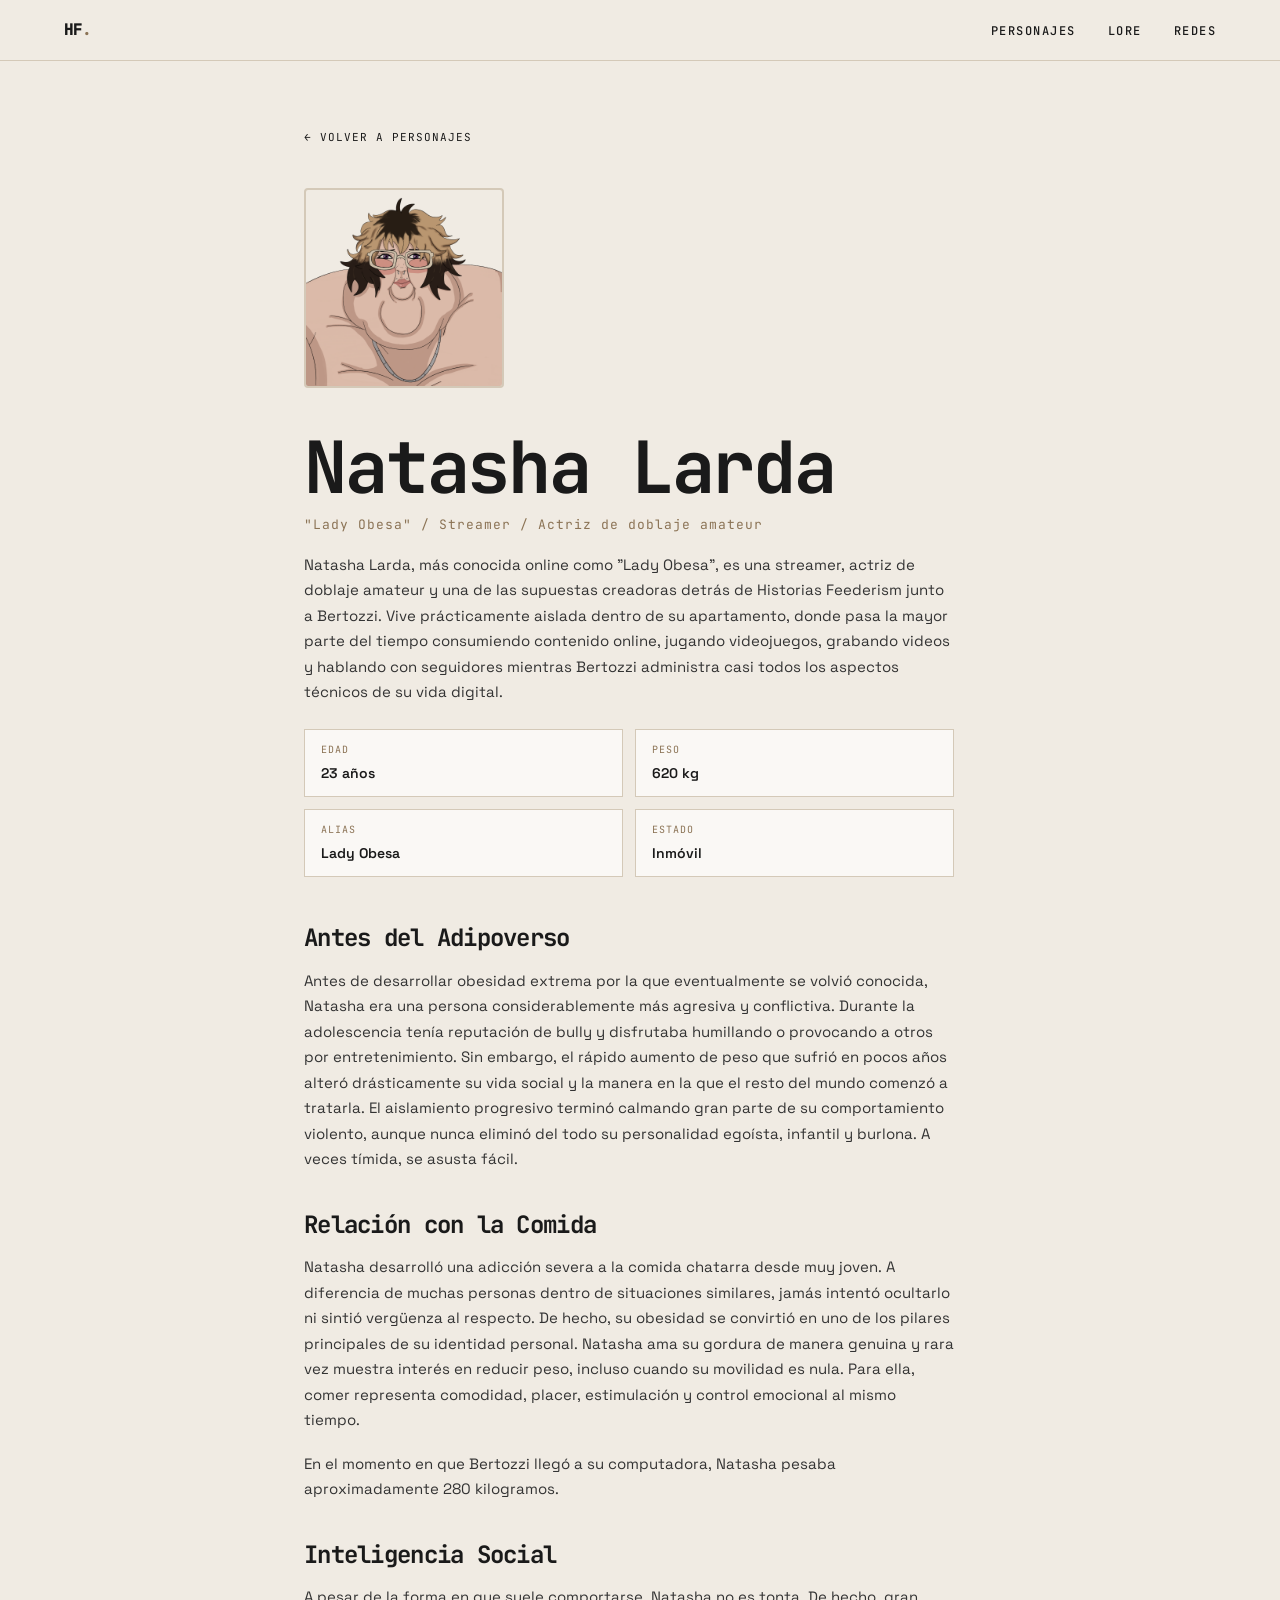
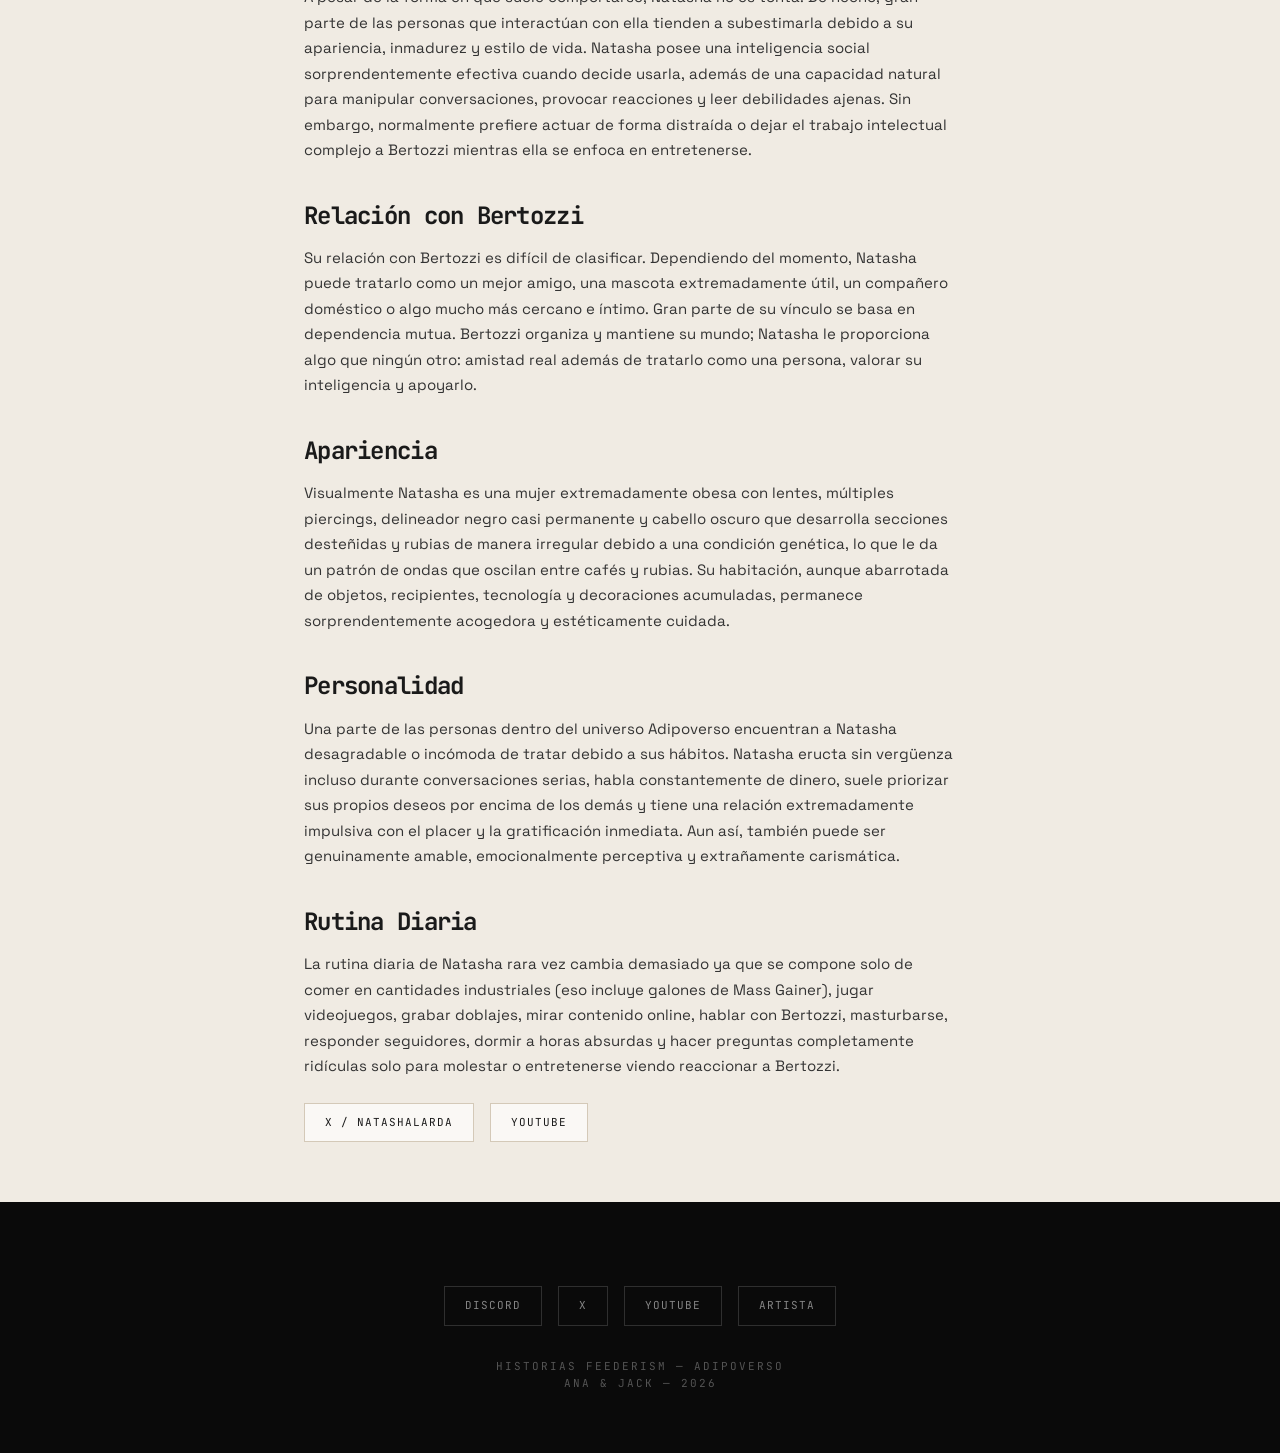
<file: personajes/natasha.html>
<!DOCTYPE html>
<html lang="es">
<head>
    <meta charset="UTF-8">
    <meta name="viewport" content="width=device-width, initial-scale=1.0">
    <title>Natasha Larda — Historias Feederism</title>
    <link rel="stylesheet" href="../style.css">
</head>
<body>
    <nav>
        <div class="nav-container">
            <a href="../index.html" class="logo">HF<span>.</span></a>
            <ul class="nav-links">
                <li><a href="../index.html#main">Personajes</a></li>
                <li><a href="../index.html#main">Lore</a></li>
                <li><a href="../index.html#main">Redes</a></li>
            </ul>
        </div>
    </nav>

    <section class="char-page">
        <a href="../index.html#main" class="back-link">← Volver a Personajes</a>

        <div class="char-header">
            <img src="../NatashaFelizOjosabiertosBocaCerrada.png" alt="Natasha Larda" class="char-img-large">
            <div class="char-info">
                <h1>Natasha Larda</h1>
                <div class="char-alias">"Lady Obesa" / Streamer / Actriz de doblaje amateur</div>
                <p>Natasha Larda, más conocida online como "Lady Obesa", es una streamer, actriz de doblaje amateur y una de las supuestas creadoras detrás de Historias Feederism junto a Bertozzi. Vive prácticamente aislada dentro de su apartamento, donde pasa la mayor parte del tiempo consumiendo contenido online, jugando videojuegos, grabando videos y hablando con seguidores mientras Bertozzi administra casi todos los aspectos técnicos de su vida digital.</p>

                <div class="char-stats">
                    <div class="stat">
                        <div class="stat-label">Edad</div>
                        <div class="stat-value">23 años</div>
                    </div>
                    <div class="stat">
                        <div class="stat-label">Peso</div>
                        <div class="stat-value">620 kg</div>
                    </div>
                    <div class="stat">
                        <div class="stat-label">Alias</div>
                        <div class="stat-value">Lady Obesa</div>
                    </div>
                    <div class="stat">
                        <div class="stat-label">Estado</div>
                        <div class="stat-value">Inmóvil</div>
                    </div>
                </div>
            </div>
        </div>

        <h3>Antes del Adipoverso</h3>
        <p>Antes de desarrollar obesidad extrema por la que eventualmente se volvió conocida, Natasha era una persona considerablemente más agresiva y conflictiva. Durante la adolescencia tenía reputación de bully y disfrutaba humillando o provocando a otros por entretenimiento. Sin embargo, el rápido aumento de peso que sufrió en pocos años alteró drásticamente su vida social y la manera en la que el resto del mundo comenzó a tratarla. El aislamiento progresivo terminó calmando gran parte de su comportamiento violento, aunque nunca eliminó del todo su personalidad egoísta, infantil y burlona. A veces tímida, se asusta fácil.</p>

        <h3>Relación con la Comida</h3>
        <p>Natasha desarrolló una adicción severa a la comida chatarra desde muy joven. A diferencia de muchas personas dentro de situaciones similares, jamás intentó ocultarlo ni sintió vergüenza al respecto. De hecho, su obesidad se convirtió en uno de los pilares principales de su identidad personal. Natasha ama su gordura de manera genuina y rara vez muestra interés en reducir peso, incluso cuando su movilidad es nula. Para ella, comer representa comodidad, placer, estimulación y control emocional al mismo tiempo.</p>
        <p>En el momento en que Bertozzi llegó a su computadora, Natasha pesaba aproximadamente 280 kilogramos.</p>

        <h3>Inteligencia Social</h3>
        <p>A pesar de la forma en que suele comportarse, Natasha no es tonta. De hecho, gran parte de las personas que interactúan con ella tienden a subestimarla debido a su apariencia, inmadurez y estilo de vida. Natasha posee una inteligencia social sorprendentemente efectiva cuando decide usarla, además de una capacidad natural para manipular conversaciones, provocar reacciones y leer debilidades ajenas. Sin embargo, normalmente prefiere actuar de forma distraída o dejar el trabajo intelectual complejo a Bertozzi mientras ella se enfoca en entretenerse.</p>

        <h3>Relación con Bertozzi</h3>
        <p>Su relación con Bertozzi es difícil de clasificar. Dependiendo del momento, Natasha puede tratarlo como un mejor amigo, una mascota extremadamente útil, un compañero doméstico o algo mucho más cercano e íntimo. Gran parte de su vínculo se basa en dependencia mutua. Bertozzi organiza y mantiene su mundo; Natasha le proporciona algo que ningún otro: amistad real además de tratarlo como una persona, valorar su inteligencia y apoyarlo.</p>

        <h3>Apariencia</h3>
        <p>Visualmente Natasha es una mujer extremadamente obesa con lentes, múltiples piercings, delineador negro casi permanente y cabello oscuro que desarrolla secciones desteñidas y rubias de manera irregular debido a una condición genética, lo que le da un patrón de ondas que oscilan entre cafés y rubias. Su habitación, aunque abarrotada de objetos, recipientes, tecnología y decoraciones acumuladas, permanece sorprendentemente acogedora y estéticamente cuidada.</p>

        <h3>Personalidad</h3>
        <p>Una parte de las personas dentro del universo Adipoverso encuentran a Natasha desagradable o incómoda de tratar debido a sus hábitos. Natasha eructa sin vergüenza incluso durante conversaciones serias, habla constantemente de dinero, suele priorizar sus propios deseos por encima de los demás y tiene una relación extremadamente impulsiva con el placer y la gratificación inmediata. Aun así, también puede ser genuinamente amable, emocionalmente perceptiva y extrañamente carismática.</p>

        <h3>Rutina Diaria</h3>
        <p>La rutina diaria de Natasha rara vez cambia demasiado ya que se compone solo de comer en cantidades industriales (eso incluye galones de Mass Gainer), jugar videojuegos, grabar doblajes, mirar contenido online, hablar con Bertozzi, masturbarse, responder seguidores, dormir a horas absurdas y hacer preguntas completamente ridículas solo para molestar o entretenerse viendo reaccionar a Bertozzi.</p>

        <div class="social-bar">
            <a href="https://x.com/NatashaLarda" target="_blank" class="social-link">X / NatashaLarda</a>
            <a href="https://www.youtube.com/@HistoriasFeederism" target="_blank" class="social-link">YouTube</a>
        </div>
    </section>

    <footer>
        <div class="social-bar">
            <a href="https://disboard.org/es/server/1452718693124669553" target="_blank" class="social-link">Discord</a>
            <a href="https://x.com/NatashaLarda" target="_blank" class="social-link">X</a>
            <a href="https://www.youtube.com/@HistoriasFeederism" target="_blank" class="social-link">YouTube</a>
            <a href="https://x.com/JACKET345D_" target="_blank" class="social-link">Artista</a>
        </div>
        Historias Feederism — Adipoverso<br>Ana & Jack — 2026
    </footer>
</body>
</html>
</file>
<file: style.css>
@import url('https://fonts.googleapis.com/css2?family=JetBrains+Mono:wght@100;300;400;600;700;800&family=Space+Grotesk:wght@300;400;500;600;700&display=swap');

:root {
    --negro: #0a0a0a;
    --beige: #f0ebe3;
    --beige-medio: #e5ddd2;
    --beige-oscuro: #d4c9b8;
    --blanco: #faf8f5;
    --texto: #1a1a1a;
    --texto-suave: #555;
    --acento: #b8a88a;
    --acento-fuerte: #8b7355;
    --matrix: #c4b5a0;
}

* {
    margin: 0;
    padding: 0;
    box-sizing: border-box;
}

html {
    scroll-behavior: smooth;
}

body {
    font-family: 'Space Grotesk', sans-serif;
    background: var(--beige);
    color: var(--texto);
    overflow-x: hidden;
    line-height: 1.6;
    font-size: 15px;
    font-weight: 400;
}

::selection {
    background: var(--texto);
    color: var(--blanco);
}

/* SCROLLBAR */
::-webkit-scrollbar {
    width: 6px;
}
::-webkit-scrollbar-track {
    background: var(--beige);
}
::-webkit-scrollbar-thumb {
    background: var(--acento);
    border-radius: 3px;
}

/* TIPOGRAFÍA */
h1, h2, h3, h4 {
    font-family: 'JetBrains Mono', monospace;
    font-weight: 700;
    letter-spacing: -0.03em;
    line-height: 1.1;
}

h1 { font-size: clamp(36px, 7vw, 72px); }
h2 { font-size: clamp(24px, 4vw, 40px); margin-bottom: 24px; }
h3 { font-size: clamp(18px, 2.5vw, 24px); margin: 40px 0 16px; }
h4 { font-size: 16px; margin: 24px 0 8px; }

p {
    margin-bottom: 18px;
    line-height: 1.7;
    color: #333;
    max-width: 65ch;
}

.mono {
    font-family: 'JetBrains Mono', monospace;
}

/* NAV */
nav {
    position: sticky;
    top: 0;
    background: rgba(240, 235, 227, 0.92);
    backdrop-filter: blur(16px);
    border-bottom: 1px solid var(--beige-oscuro);
    z-index: 100;
    padding: 0 5%;
}

.nav-container {
    max-width: 1200px;
    margin: 0 auto;
    display: flex;
    justify-content: space-between;
    align-items: center;
    height: 60px;
}

.logo {
    font-family: 'JetBrains Mono', monospace;
    font-weight: 800;
    font-size: 16px;
    letter-spacing: -1px;
    color: var(--texto);
    text-decoration: none;
}

.logo span {
    color: var(--acento-fuerte);
}

.nav-links {
    display: flex;
    gap: 32px;
    list-style: none;
}

.nav-links a {
    text-decoration: none;
    color: var(--texto);
    font-weight: 500;
    font-size: 12px;
    letter-spacing: 1.5px;
    text-transform: uppercase;
    position: relative;
    padding: 4px 0;
    transition: color 0.3s;
    font-family: 'JetBrains Mono', monospace;
}

.nav-links a::after {
    content: '';
    position: absolute;
    bottom: 0;
    left: 0;
    width: 0;
    height: 1px;
    background: var(--texto);
    transition: width 0.4s cubic-bezier(0.4, 0, 0.2, 1);
}

.nav-links a:hover::after {
    width: 100%;
}

/* HERO */
.hero {
    text-align: center;
    padding: 100px 5% 60px;
    background: linear-gradient(180deg, var(--beige) 0%, var(--blanco) 100%);
    border-bottom: 1px solid var(--beige-oscuro);
}

.hero-subtitle {
    font-family: 'JetBrains Mono', monospace;
    font-size: 11px;
    color: var(--acento-fuerte);
    letter-spacing: 4px;
    text-transform: uppercase;
    margin-bottom: 24px;
}

.hero h1 {
    margin-bottom: 16px;
}

.lead {
    font-size: 18px;
    line-height: 1.6;
    color: #444;
    margin: 0 auto 40px;
    font-weight: 300;
    max-width: 700px;
}

/* SECTIONS */
section {
    max-width: 900px;
    margin: 0 auto;
    padding: 60px 5%;
}

.section-header {
    display: flex;
    align-items: baseline;
    gap: 16px;
    margin-bottom: 32px;
    border-bottom: 2px solid var(--texto);
    padding-bottom: 12px;
}

.section-header h2 {
    margin: 0;
}

.section-num {
    font-family: 'JetBrains Mono', monospace;
    font-size: 12px;
    color: var(--acento-fuerte);
}

/* CARDS GRID */
.cards-grid {
    display: grid;
    grid-template-columns: repeat(auto-fit, minmax(240px, 1fr));
    gap: 24px;
    margin-top: 40px;
}

.card {
    background: var(--blanco);
    border: 1px solid var(--beige-oscuro);
    padding: 32px 24px;
    text-align: center;
    transition: all 0.4s cubic-bezier(0.4, 0, 0.2, 1);
    cursor: pointer;
    position: relative;
    overflow: hidden;
    text-decoration: none;
    color: inherit;
    display: block;
}

.card::before {
    content: '';
    position: absolute;
    top: 0;
    left: 0;
    width: 100%;
    height: 3px;
    background: var(--texto);
    transform: scaleX(0);
    transform-origin: left;
    transition: transform 0.4s cubic-bezier(0.4, 0, 0.2, 1);
}

.card:hover::before {
    transform: scaleX(1);
}

.card:hover {
    transform: translateY(-4px);
    box-shadow: 0 16px 40px rgba(0,0,0,0.06);
    border-color: var(--texto);
}

.card-img {
    width: 100px;
    height: 100px;
    border-radius: 50%;
    object-fit: cover;
    margin-bottom: 20px;
    border: 2px solid var(--beige-oscuro);
    transition: all 0.4s;
    filter: grayscale(20%);
}

.card:hover .card-img {
    transform: scale(1.08);
    border-color: var(--texto);
    filter: grayscale(0%);
}

.card h3 {
    margin: 0 0 8px;
    font-size: 16px;
}

.card p {
    font-size: 12px;
    color: #777;
    margin: 0;
    font-family: 'JetBrains Mono', monospace;
    text-transform: uppercase;
    letter-spacing: 1px;
}

.card .card-tag {
    position: absolute;
    top: 12px;
    right: 12px;
    font-family: 'JetBrains Mono', monospace;
    font-size: 10px;
    background: var(--negro);
    color: var(--blanco);
    padding: 4px 8px;
    letter-spacing: 1px;
}

/* SEVEN GRID */
.seven-grid {
    display: grid;
    grid-template-columns: repeat(7, 1fr);
    gap: 12px;
    margin: 30px 0;
}

.seven-item {
    aspect-ratio: 1;
    background: var(--negro);
    color: var(--blanco);
    display: flex;
    align-items: center;
    justify-content: center;
    font-family: 'JetBrains Mono', monospace;
    font-size: 10px;
    font-weight: 600;
    border-radius: 2px;
    transition: all 0.3s;
    cursor: pointer;
    text-decoration: none;
    text-align: center;
    line-height: 1.2;
    padding: 8px;
    border: 1px solid transparent;
}

.seven-item:hover {
    transform: scale(1.08);
    background: #222;
    border-color: var(--acento);
}

.seven-item.public {
    border: 1px solid var(--acento);
}

.seven-item .planet {
    font-size: 9px;
    opacity: 0.6;
    margin-top: 4px;
    display: block;
}

/* TIMELINE */
.timeline {
    position: relative;
    margin-top: 40px;
}

.timeline::before {
    content: '';
    position: absolute;
    left: 0;
    top: 0;
    width: 1px;
    height: 100%;
    background: var(--beige-oscuro);
}

.timeline-event {
    position: relative;
    padding-left: 32px;
    padding-bottom: 36px;
    opacity: 0;
    transform: translateY(16px);
    transition: opacity 0.6s, transform 0.6s;
}

.timeline-event.visible {
    opacity: 1;
    transform: translateY(0);
}

.timeline-event::before {
    content: '';
    position: absolute;
    left: -4px;
    top: 6px;
    width: 9px;
    height: 9px;
    background: var(--texto);
    border-radius: 50%;
    border: 2px solid var(--beige);
}

.timeline-date {
    font-family: 'JetBrains Mono', monospace;
    font-size: 11px;
    font-weight: 600;
    color: var(--acento-fuerte);
    margin-bottom: 6px;
    letter-spacing: 1px;
}

.timeline-event h3 {
    margin: 0 0 8px;
    font-size: 16px;
}

.timeline-event p {
    font-size: 14px;
    margin: 0;
    color: #444;
}

.highlight {
    background: rgba(184, 168, 138, 0.2);
    padding: 2px 6px;
    border-radius: 2px;
    font-weight: 500;
}

/* INFO BOXES */
.info-box {
    background: var(--negro);
    color: rgba(255,255,255,0.85);
    padding: 28px;
    margin: 40px 0;
    border-left: 3px solid var(--acento);
}

.info-box p {
    color: rgba(255,255,255,0.8);
    margin: 0;
    font-size: 14px;
}

.meta-box {
    background: var(--blanco);
    border: 1px solid var(--beige-oscuro);
    padding: 24px;
    margin: 24px 0;
    font-size: 13px;
    color: #555;
    line-height: 1.8;
}

.meta-box strong {
    color: var(--texto);
    font-family: 'JetBrains Mono', monospace;
    font-size: 11px;
    text-transform: uppercase;
    letter-spacing: 1px;
}

/* SOCIAL LINKS */
.social-bar {
    display: flex;
    gap: 16px;
    flex-wrap: wrap;
    margin-top: 24px;
}

.social-link {
    display: inline-flex;
    align-items: center;
    gap: 8px;
    padding: 10px 20px;
    background: var(--blanco);
    border: 1px solid var(--beige-oscuro);
    color: var(--texto);
    text-decoration: none;
    font-family: 'JetBrains Mono', monospace;
    font-size: 11px;
    letter-spacing: 1px;
    text-transform: uppercase;
    transition: all 0.3s;
}

.social-link:hover {
    background: var(--texto);
    color: var(--blanco);
    border-color: var(--texto);
    transform: translateY(-2px);
}

/* FOOTER */
footer {
    background: var(--negro);
    color: rgba(255,255,255,0.3);
    text-align: center;
    padding: 60px 5%;
    font-family: 'JetBrains Mono', monospace;
    font-size: 11px;
    letter-spacing: 2px;
    text-transform: uppercase;
}

footer .social-bar {
    justify-content: center;
    margin-bottom: 32px;
}

footer .social-link {
    background: transparent;
    border: 1px solid rgba(255,255,255,0.15);
    color: rgba(255,255,255,0.5);
}

footer .social-link:hover {
    background: rgba(255,255,255,0.1);
    color: var(--blanco);
    border-color: var(--blanco);
}

/* CHARACTER PAGE */
.char-page {
    max-width: 800px;
    margin: 0 auto;
    padding: 60px 5%;
}

.char-header {
    display: flex;
    gap: 40px;
    align-items: flex-start;
    margin-bottom: 48px;
    flex-wrap: wrap;
}

.char-img-large {
    width: 200px;
    height: 200px;
    border-radius: 4px;
    object-fit: cover;
    border: 2px solid var(--beige-oscuro);
    flex-shrink: 0;
}

.char-info h1 {
    margin-bottom: 8px;
}

.char-info .char-alias {
    font-family: 'JetBrains Mono', monospace;
    font-size: 13px;
    color: var(--acento-fuerte);
    margin-bottom: 16px;
    letter-spacing: 1px;
}

.char-stats {
    display: grid;
    grid-template-columns: repeat(2, 1fr);
    gap: 12px;
    margin-top: 24px;
}

.stat {
    background: var(--blanco);
    border: 1px solid var(--beige-oscuro);
    padding: 12px 16px;
}

.stat-label {
    font-family: 'JetBrains Mono', monospace;
    font-size: 10px;
    text-transform: uppercase;
    letter-spacing: 1px;
    color: var(--acento-fuerte);
    margin-bottom: 4px;
}

.stat-value {
    font-size: 14px;
    font-weight: 600;
}

.back-link {
    display: inline-flex;
    align-items: center;
    gap: 8px;
    font-family: 'JetBrains Mono', monospace;
    font-size: 11px;
    text-transform: uppercase;
    letter-spacing: 1px;
    color: var(--texto);
    text-decoration: none;
    margin-bottom: 32px;
    padding: 8px 0;
    border-bottom: 1px solid transparent;
    transition: border-color 0.3s;
}

.back-link:hover {
    border-bottom-color: var(--texto);
}

/* SEVEN PAGE */
.seven-header {
    text-align: center;
    padding: 80px 5% 40px;
    background: linear-gradient(180deg, var(--beige) 0%, var(--blanco) 100%);
    border-bottom: 1px solid var(--beige-oscuro);
}

.seven-header h1 {
    margin-bottom: 8px;
}

.seven-header .subtitle {
    font-family: 'JetBrains Mono', monospace;
    font-size: 12px;
    color: var(--acento-fuerte);
    letter-spacing: 2px;
}

.seven-content {
    max-width: 800px;
    margin: 0 auto;
    padding: 48px 5%;
}

.seven-stats-grid {
    display: grid;
    grid-template-columns: repeat(auto-fit, minmax(200px, 1fr));
    gap: 16px;
    margin: 32px 0;
}

/* INTRO SCREEN */
#intro-screen {
    position: fixed;
    top: 0;
    left: 0;
    width: 100vw;
    height: 100vh;
    background: var(--negro);
    z-index: 1000;
    display: flex;
    flex-direction: column;
    align-items: center;
    justify-content: center;
    cursor: pointer;
    transition: opacity 1.2s cubic-bezier(0.4, 0, 0.2, 1), visibility 1.2s;
    overflow: hidden;
}

#intro-screen.hidden {
    opacity: 0;
    visibility: hidden;
    pointer-events: none;
}

.matrix-bg {
    position: absolute;
    top: 0;
    left: 0;
    width: 100%;
    height: 100%;
    overflow: hidden;
    opacity: 0.08;
}

.matrix-column {
    position: absolute;
    top: -100%;
    font-family: 'JetBrains Mono', monospace;
    font-size: 14px;
    color: var(--blanco);
    writing-mode: vertical-rl;
    text-orientation: upright;
    animation: matrix-fall linear infinite;
    user-select: none;
    letter-spacing: 4px;
    line-height: 1.5;
}

@keyframes matrix-fall {
    0% { transform: translateY(0); opacity: 0; }
    5% { opacity: 1; }
    95% { opacity: 1; }
    100% { transform: translateY(100vh); opacity: 0; }
}

.jarrett-intro {
    position: relative;
    z-index: 10;
    width: 260px;
    height: 260px;
    transition: transform 0.6s cubic-bezier(0.4, 0, 0.2, 1);
    animation: float-intro 6s ease-in-out infinite;
}

.jarrett-intro:hover {
    transform: scale(1.05);
}

.jarrett-intro img {
    width: 100%;
    height: 100%;
    object-fit: cover;
    filter: contrast(1.1) brightness(0.95) grayscale(30%);
    border-radius: 4px;
}

@keyframes float-intro {
    0%, 100% { transform: translateY(0); }
    50% { transform: translateY(-12px); }
}

.intro-text {
    position: relative;
    z-index: 10;
    margin-top: 40px;
    text-align: center;
    color: rgba(255,255,255,0.4);
    font-family: 'JetBrains Mono', monospace;
    font-size: 11px;
    letter-spacing: 4px;
    text-transform: uppercase;
    animation: blink 2.5s infinite;
}

@keyframes blink {
    0%, 100% { opacity: 0.2; }
    50% { opacity: 0.8; }
}

/* MAIN REVEAL */
#main-content {
    opacity: 0;
    transform: translateY(20px);
    transition: opacity 1s ease 0.2s, transform 1s ease 0.2s;
}

#main-content.visible {
    opacity: 1;
    transform: translateY(0);
}

/* GLITCH TEXT */
.glitch-text {
    position: relative;
    display: inline-block;
}

/* MOBILE */
@media (max-width: 768px) {
    .nav-links { gap: 20px; }
    .nav-links a { font-size: 10px; }
    .seven-grid { grid-template-columns: repeat(4, 1fr); }
    .char-header { flex-direction: column; align-items: center; text-align: center; }
    .char-stats { grid-template-columns: 1fr; }
    .jarrett-intro { width: 200px; height: 200px; }
}

@media (max-width: 480px) {
    .seven-grid { grid-template-columns: repeat(2, 1fr); }
    .cards-grid { grid-template-columns: 1fr; }
}


/* ===== INTRO V2: MATRIX PURO ===== */
#intro-screen {
    position: fixed;
    top: 0;
    left: 0;
    width: 100vw;
    height: 100vh;
    background: var(--negro);
    z-index: 1000;
    display: flex;
    flex-direction: column;
    align-items: center;
    justify-content: center;
    cursor: pointer;
    transition: opacity 1.8s cubic-bezier(0.4, 0, 0.2, 1), visibility 1.8s;
    overflow: hidden;
}

#intro-screen.hidden {
    opacity: 0;
    visibility: hidden;
    pointer-events: none;
}

.matrix-bg {
    position: absolute;
    top: 0;
    left: 0;
    width: 100%;
    height: 100%;
    overflow: hidden;
    opacity: 0.12;
    z-index: 1;
}

.matrix-column {
    position: absolute;
    top: -100%;
    font-family: 'JetBrains Mono', monospace;
    font-size: 13px;
    color: var(--blanco);
    writing-mode: vertical-rl;
    text-orientation: upright;
    animation: matrix-fall linear infinite;
    user-select: none;
    letter-spacing: 6px;
    line-height: 1.6;
    font-weight: 300;
}

@keyframes matrix-fall {
    0% { transform: translateY(0); opacity: 0; }
    5% { opacity: 0.8; }
    95% { opacity: 0.8; }
    100% { transform: translateY(120vh); opacity: 0; }
}

/* Grid de fondo */
.intro-grid {
    position: absolute;
    top: 0;
    left: 0;
    width: 100%;
    height: 100%;
    background-image: 
        linear-gradient(rgba(255,255,255,0.03) 1px, transparent 1px),
        linear-gradient(90deg, rgba(255,255,255,0.03) 1px, transparent 1px);
    background-size: 60px 60px;
    z-index: 2;
    pointer-events: none;
}

/* Scanlines */
.intro-scanlines {
    position: absolute;
    top: 0;
    left: 0;
    width: 100%;
    height: 100%;
    background: repeating-linear-gradient(
        0deg,
        transparent,
        transparent 2px,
        rgba(255,255,255,0.015) 2px,
        rgba(255,255,255,0.015) 4px
    );
    z-index: 3;
    pointer-events: none;
    animation: scanline-move 8s linear infinite;
}

@keyframes scanline-move {
    0% { background-position: 0 0; }
    100% { background-position: 0 100px; }
}

/* Vignette */
.intro-vignette {
    position: absolute;
    top: 0;
    left: 0;
    width: 100%;
    height: 100%;
    background: radial-gradient(ellipse at center, transparent 40%, rgba(0,0,0,0.6) 100%);
    z-index: 4;
    pointer-events: none;
}

/* Contenido central */
.intro-content {
    position: relative;
    z-index: 10;
    text-align: center;
    display: flex;
    flex-direction: column;
    align-items: center;
    gap: 0;
}

/* Título principal */
.intro-title {
    font-family: 'JetBrains Mono', monospace;
    font-size: clamp(28px, 6vw, 64px);
    font-weight: 800;
    color: var(--blanco);
    letter-spacing: -0.04em;
    line-height: 1.05;
    margin-bottom: 8px;
    position: relative;
}

.intro-title .line1 {
    display: block;
    animation: glitch-in 1.2s cubic-bezier(0.4, 0, 0.2, 1) 0.3s both;
}

.intro-title .line2 {
    display: block;
    color: var(--acento);
    animation: glitch-in 1.2s cubic-bezier(0.4, 0, 0.2, 1) 0.6s both;
}

@keyframes glitch-in {
    0% { 
        opacity: 0; 
        transform: translateX(-30px) skewX(-10deg);
        clip-path: inset(0 100% 0 0);
    }
    20% {
        opacity: 1;
        clip-path: inset(0 80% 0 0);
    }
    40% {
        clip-path: inset(0 20% 0 60%);
        transform: translateX(5px) skewX(5deg);
    }
    60% {
        clip-path: inset(0 50% 0 10%);
    }
    80% {
        clip-path: inset(0 0% 0 0%);
        transform: translateX(0) skewX(0);
    }
    100% { 
        opacity: 1; 
        transform: translateX(0) skewX(0);
        clip-path: inset(0 0 0 0);
    }
}

/* Subtítulo decorativo */
.intro-subtitle {
    font-family: 'JetBrains Mono', monospace;
    font-size: clamp(10px, 1.2vw, 13px);
    color: rgba(255,255,255,0.35);
    letter-spacing: 6px;
    text-transform: uppercase;
    margin-top: 20px;
    animation: fade-up 1s ease 1.2s both;
}

/* Línea decorativa */
.intro-line {
    width: 0;
    height: 1px;
    background: linear-gradient(90deg, transparent, var(--acento), transparent);
    margin: 24px auto;
    animation: line-expand 1.5s cubic-bezier(0.4, 0, 0.2, 1) 1.5s both;
}

@keyframes line-expand {
    0% { width: 0; opacity: 0; }
    50% { opacity: 1; }
    100% { width: 280px; opacity: 0.6; }
}

/* Datos flotantes */
.intro-data {
    font-family: 'JetBrains Mono', monospace;
    font-size: 10px;
    color: rgba(255,255,255,0.2);
    letter-spacing: 2px;
    margin-top: 16px;
    animation: fade-up 1s ease 2s both;
    display: flex;
    gap: 24px;
    flex-wrap: wrap;
    justify-content: center;
}

.intro-data span {
    position: relative;
}

.intro-data span::before {
    content: '>';
    margin-right: 6px;
    color: var(--acento);
    opacity: 0.5;
}

/* Botón de inicio */
.intro-trigger {
    margin-top: 48px;
    padding: 16px 40px;
    border: 1px solid rgba(255,255,255,0.15);
    background: transparent;
    color: rgba(255,255,255,0.5);
    font-family: 'JetBrains Mono', monospace;
    font-size: 11px;
    letter-spacing: 4px;
    text-transform: uppercase;
    cursor: pointer;
    position: relative;
    overflow: hidden;
    transition: all 0.6s cubic-bezier(0.4, 0, 0.2, 1);
    animation: fade-up 1s ease 2.5s both;
}

.intro-trigger::before {
    content: '';
    position: absolute;
    top: 0;
    left: -100%;
    width: 100%;
    height: 100%;
    background: linear-gradient(90deg, transparent, rgba(255,255,255,0.08), transparent);
    transition: left 0.6s;
}

.intro-trigger:hover {
    border-color: rgba(255,255,255,0.4);
    color: var(--blanco);
    letter-spacing: 6px;
    background: rgba(255,255,255,0.03);
}

.intro-trigger:hover::before {
    left: 100%;
}

/* Cursor parpadeante en el botón */
.intro-trigger .cursor {
    display: inline-block;
    width: 8px;
    height: 14px;
    background: var(--acento);
    margin-left: 8px;
    animation: cursor-blink 1s step-end infinite;
    vertical-align: middle;
}

@keyframes cursor-blink {
    0%, 100% { opacity: 1; }
    50% { opacity: 0; }
}

/* Partículas flotantes */
.intro-particles {
    position: absolute;
    top: 0;
    left: 0;
    width: 100%;
    height: 100%;
    z-index: 5;
    pointer-events: none;
}

.particle {
    position: absolute;
    width: 2px;
    height: 2px;
    background: rgba(255,255,255,0.3);
    border-radius: 50%;
    animation: particle-float linear infinite;
}

@keyframes particle-float {
    0% { transform: translateY(100vh) scale(0); opacity: 0; }
    10% { opacity: 1; transform: translateY(90vh) scale(1); }
    90% { opacity: 1; transform: translateY(10vh) scale(1); }
    100% { transform: translateY(0) scale(0); opacity: 0; }
}

/* Animación fade-up general */
@keyframes fade-up {
    0% { opacity: 0; transform: translateY(20px); }
    100% { opacity: 1; transform: translateY(0); }
}

/* Glitch text effect adicional */
.glitch-layer {
    position: absolute;
    top: 0;
    left: 0;
    width: 100%;
    height: 100%;
    opacity:0;
}
</file>
